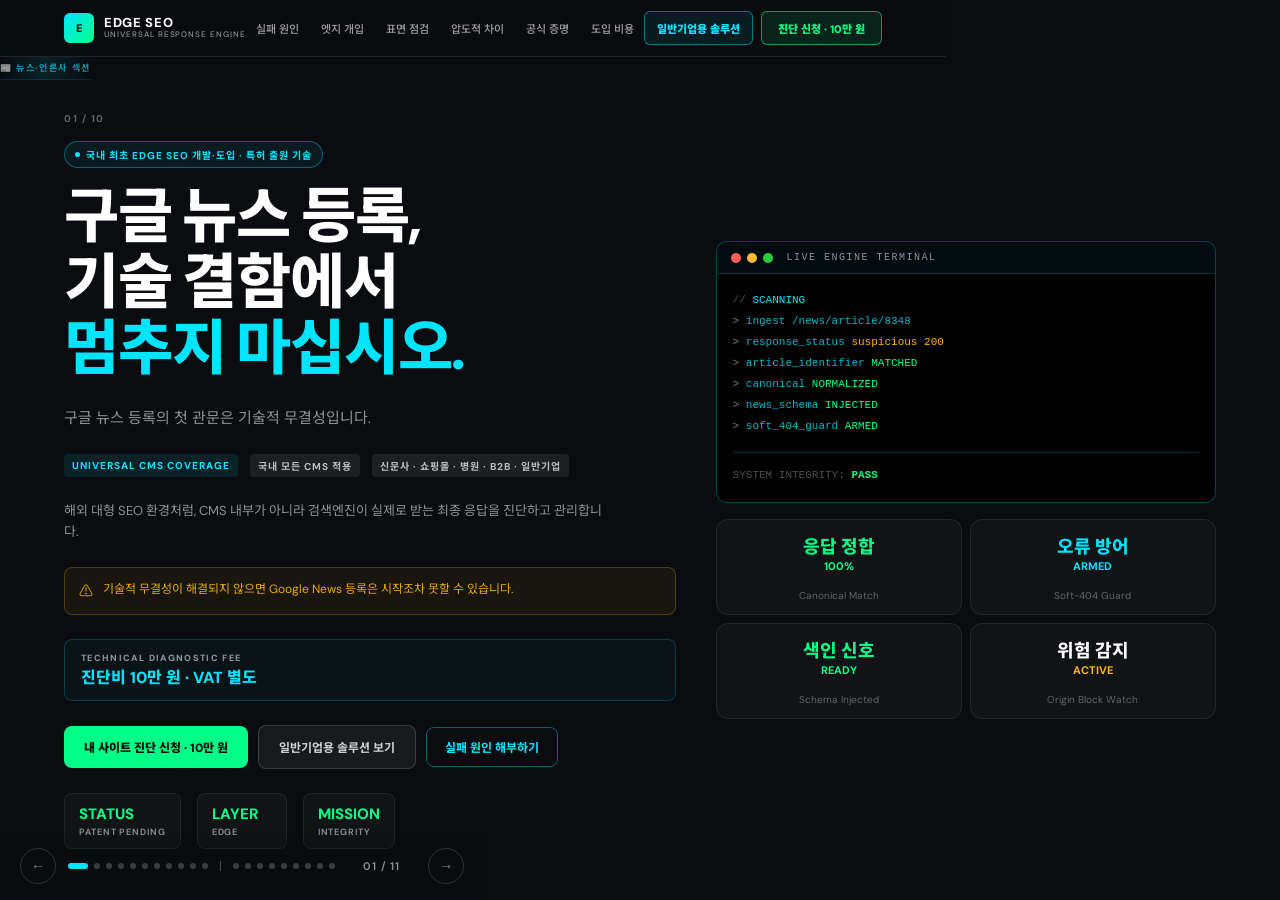
<file: index.html>
<!DOCTYPE html>
<html lang="ko">
<head>
<meta charset="UTF-8">
<meta name="viewport" content="width=device-width, initial-scale=1.0">
<title>EDGE SEO — Universal Response Engine</title>
<meta name="description" content="구글 뉴스 등록, 기술 결함에서 멈추지 마십시오. CMS 앞단에서 검색엔진이 실제로 받는 최종 응답을 진단하고 관리합니다.">
<link rel="preconnect" href="https://fonts.googleapis.com">
<link rel="preconnect" href="https://fonts.gstatic.com" crossorigin>
<link href="https://fonts.googleapis.com/css2?family=DM+Sans:ital,opsz,wght@0,9..40,300;0,9..40,400;0,9..40,500;0,9..40,600;0,9..40,700;0,9..40,800;0,9..40,900;1,9..40,400&family=Noto+Sans+KR:wght@300;400;500;600;700;800;900&display=swap" rel="stylesheet">
<style>
  *,::before,::after{box-sizing:border-box;margin:0;padding:0}
  :root{
    --bg:#0A0C10;
    --green:#00FF87;
    --cyan:#00E5FF;
    --white:#FFFFFF;
    --text-muted:rgba(255,255,255,0.55);
    --text-dim:rgba(255,255,255,0.35);
    --border:rgba(255,255,255,0.1);
    --border-cyan:rgba(0,229,255,0.3);
    --border-green:rgba(0,255,135,0.3);
    /* section theming tokens */
    --section-bg:#0A0C10;
    --section-grid-a:rgba(0,229,255,0.047);
    --section-grid-b:rgba(0,229,255,0.047);
    --section-glow-a:rgba(0,229,255,0.10);
    --section-glow-b:rgba(0,255,135,0.08);
  }
  body.section-biz{
    --section-bg:#0D0A1E;
    --section-grid-a:rgba(139,92,246,0.055);
    --section-grid-b:rgba(139,92,246,0.055);
    --section-glow-a:rgba(139,92,246,0.13);
    --section-glow-b:rgba(236,72,153,0.09);
  }
  html,body{height:100%;overflow:hidden}
  body{
    font-family:"DM Sans","Noto Sans KR",ui-sans-serif,system-ui,sans-serif;
    background:var(--section-bg,var(--bg));
    color:var(--white);
    -webkit-font-smoothing:antialiased;
    transition:background 0.5s ease;
  }

  /* ── CYBER GRID BACKGROUND ── */
  .cyber-grid{
    position:fixed;inset:0;z-index:0;pointer-events:none;
    background-image:
      linear-gradient(var(--section-grid-a,rgba(0,229,255,0.047)) 1px,rgba(0,0,0,0) 1px),
      linear-gradient(90deg,var(--section-grid-b,rgba(0,229,255,0.047)) 1px,rgba(0,0,0,0) 1px),
      radial-gradient(circle at 78% 15%,var(--section-glow-a,rgba(0,229,255,0.10)),rgba(0,0,0,0) 31%),
      radial-gradient(circle at 15% 88%,var(--section-glow-b,rgba(0,255,135,0.08)),rgba(0,0,0,0) 30%);
    background-size:40px 40px,40px 40px,auto,auto;
    transition:background-image 0.5s ease;
  }
  body.section-biz header{
    background:rgba(13,10,30,0.88);
    border-bottom-color:rgba(139,92,246,0.2);
    transition:background 0.5s ease,border-color 0.5s ease;
  }
  body.section-biz .bottom-nav{
    background:linear-gradient(to top,rgba(13,10,30,0.97) 0%,rgba(13,10,30,0) 100%);
  }
  body.section-biz .dot.active{background:#a78bfa}
  body.section-biz .arrow-btn{border-color:rgba(167,139,250,0.25);color:rgba(167,139,250,0.6)}
  body.section-biz .arrow-btn:hover{border-color:rgba(167,139,250,0.6);color:#a78bfa}
  .sec-banner{
    position:fixed;top:56px;inset-x:0;z-index:25;
    display:flex;align-items:center;justify-content:center;
    height:24px;
    font-size:9px;font-weight:700;letter-spacing:0.18em;text-transform:uppercase;
    pointer-events:none;
    transition:background 0.5s ease,color 0.4s ease,border-color 0.5s ease;
    background:linear-gradient(90deg,transparent,rgba(0,229,255,0.1),transparent);
    color:rgba(0,229,255,0.65);
    border-bottom:1px solid rgba(0,229,255,0.12);
  }
  body.section-biz .sec-banner{
    background:linear-gradient(90deg,transparent,rgba(139,92,246,0.16),transparent);
    color:rgba(167,139,250,0.8);
    border-bottom-color:rgba(139,92,246,0.18);
  }

  /* ── HEADER ── */
  header{
    position:absolute;inset-x:0;top:0;z-index:30;
    border-bottom:1px solid rgba(255,255,255,0.1);
    background:rgba(10,12,16,0.8);
    backdrop-filter:blur(24px);
    -webkit-backdrop-filter:blur(24px);
  }
  .header-inner{
    display:flex;align-items:center;justify-content:space-between;
    height:56px;padding:0 20px;
    max-width:none;
  }
  @media(min-width:640px){.header-inner{padding:0 36px}}
  @media(min-width:1024px){.header-inner{padding:0 64px}}

  /* Logo */
  .logo{
    display:flex;align-items:center;gap:10px;
    cursor:pointer;text-decoration:none;color:inherit;flex-shrink:0;
  }
  .logo-icon{
    width:30px;height:30px;border-radius:6px;
    background:linear-gradient(135deg,var(--cyan) 0%,var(--green) 100%);
    display:flex;align-items:center;justify-content:center;
    font-size:11px;font-weight:900;color:#06130D;letter-spacing:-0.5px;
  }
  .logo-text{display:flex;flex-direction:column;text-align:left}
  .logo-name{font-size:13px;font-weight:800;letter-spacing:0.05em;line-height:1.1}
  .logo-sub{font-size:8px;font-weight:500;color:var(--text-muted);letter-spacing:0.12em;line-height:1.2}

  /* Nav */
  nav{display:flex;align-items:center;gap:2px;flex:1;justify-content:center}
  @media(max-width:767px){nav{display:none}}
  .nav-btn{
    background:none;border:none;cursor:pointer;
    color:rgba(255,255,255,0.6);font-size:11px;font-weight:500;
    font-family:inherit;padding:6px 10px;border-radius:6px;
    white-space:nowrap;transition:color 0.2s,background 0.2s;
  }
  .nav-btn:hover{color:#fff;background:rgba(255,255,255,0.06)}
  .nav-btn.active{color:var(--cyan)}

  /* Header CTAs */
  .header-ctas{display:flex;align-items:center;gap:8px;flex-shrink:0}
  .btn-biz{
    display:none;border:1px solid rgba(0,229,255,0.45);
    background:rgba(0,229,255,0.08);padding:8px 12px;
    font-size:11px;font-weight:900;color:var(--cyan);
    font-family:inherit;border-radius:6px;cursor:pointer;
    transition:background 0.2s,color 0.2s;white-space:nowrap;
  }
  .btn-biz:hover{background:var(--cyan);color:#06130D}
  @media(min-width:1024px){.btn-biz{display:inline-flex;align-items:center}}
  .btn-diag{
    border:1px solid rgba(0,255,135,0.55);
    background:rgba(0,255,135,0.1);padding:8px 16px;
    font-size:11px;font-weight:900;color:var(--green);
    font-family:inherit;border-radius:6px;cursor:pointer;
    transition:background 0.2s,color 0.2s;white-space:nowrap;
  }
  .btn-diag:hover{background:var(--green);color:#06130D}

  /* ── MAIN / SLIDES ── */
  main{
    position:relative;height:100dvh;min-height:650px;
    overflow:hidden;background:var(--bg);
  }
  .slides-track{
    display:flex;height:100%;
    width:2000%;
    transform:translateX(0);
    transition:transform 0.6s cubic-bezier(0.4,0,0.2,1);
    will-change:transform;
  }
  .slide{
    width:5%;height:100%;flex-shrink:0;
  }
  .slide-inner{
    position:relative;height:100%;width:100%;
    overflow-y:auto;overflow-x:hidden;
    padding:96px 20px 112px;
    scrollbar-width:thin;scrollbar-color:rgba(255,255,255,0.1) transparent;
  }
  @media(min-width:640px){.slide-inner{padding:96px 36px 112px}}
  @media(min-width:1024px){.slide-inner{padding:112px 64px 112px}}

  /* ── BOTTOM NAV ── */
  .bottom-nav{
    position:fixed;bottom:0;inset-x:0;z-index:30;
    display:flex;align-items:center;justify-content:center;gap:0;
    padding:16px 20px;
    background:linear-gradient(to top,rgba(10,12,16,0.95) 0%,rgba(10,12,16,0) 100%);
  }
  .dots{display:flex;gap:6px;align-items:center}
  .dot{
    width:6px;height:6px;border-radius:50%;
    background:rgba(255,255,255,0.2);border:none;cursor:pointer;
    transition:all 0.3s;padding:0;
  }
  .dot.active{background:var(--cyan);width:20px;border-radius:3px}
  .arrow-btn{
    background:none;border:1px solid rgba(255,255,255,0.15);
    color:rgba(255,255,255,0.5);border-radius:50%;
    width:36px;height:36px;cursor:pointer;
    display:flex;align-items:center;justify-content:center;
    font-size:14px;transition:all 0.2s;flex-shrink:0;
  }
  .arrow-btn:hover{border-color:rgba(255,255,255,0.4);color:#fff}
  .slide-counter{
    font-size:11px;font-weight:600;color:var(--text-muted);
    letter-spacing:0.08em;margin:0 16px;white-space:nowrap;
  }
  .nav-row{display:flex;align-items:center;gap:12px}

  /* ── COMMON COMPONENTS ── */
  .badge{
    display:inline-flex;align-items:center;gap:6px;
    border:1px solid rgba(0,229,255,0.35);
    background:rgba(0,229,255,0.07);
    color:var(--cyan);font-size:10px;font-weight:700;
    letter-spacing:0.1em;padding:5px 10px;border-radius:100px;
    text-transform:uppercase;
  }
  .badge-dot{width:5px;height:5px;border-radius:50%;background:var(--cyan);animation:pulse 2s infinite}
  @keyframes pulse{0%,100%{opacity:1}50%{opacity:0.4}}
  .badge-green{
    border-color:rgba(0,255,135,0.35);background:rgba(0,255,135,0.07);color:var(--green);
  }
  .badge-green .badge-dot{background:var(--green)}
  .section-label{
    font-size:10px;font-weight:700;letter-spacing:0.2em;
    color:var(--text-muted);text-transform:uppercase;margin-bottom:8px;
  }
  .slide-num{
    font-size:10px;font-weight:700;letter-spacing:0.15em;
    color:var(--text-dim);text-transform:uppercase;margin-bottom:16px;
  }
  h1{font-size:clamp(28px,5vw,60px);font-weight:800;line-height:1.1;letter-spacing:-0.02em}
  h2{font-size:clamp(22px,3.5vw,44px);font-weight:800;line-height:1.15;letter-spacing:-0.02em}
  h3{font-size:clamp(15px,2vw,20px);font-weight:700}
  .accent-cyan{color:var(--cyan)}
  .accent-green{color:var(--green)}
  .muted{color:var(--text-muted)}
  .dim{color:var(--text-dim)}
  .card{
    background:rgba(255,255,255,0.03);border:1px solid rgba(255,255,255,0.08);
    border-radius:12px;padding:20px;
  }
  .card-cyan{border-color:rgba(0,229,255,0.2);background:rgba(0,229,255,0.04)}
  .card-green{border-color:rgba(0,255,135,0.2);background:rgba(0,255,135,0.04)}
  .tag{
    display:inline-flex;align-items:center;
    font-size:10px;font-weight:700;letter-spacing:0.1em;
    padding:4px 8px;border-radius:4px;text-transform:uppercase;
  }
  .tag-cyan{background:rgba(0,229,255,0.1);color:var(--cyan)}
  .tag-green{background:rgba(0,255,135,0.1);color:var(--green)}
  .tag-white{background:rgba(255,255,255,0.08);color:rgba(255,255,255,0.7)}
  .divider{height:1px;background:rgba(255,255,255,0.08);margin:20px 0}
  .grid-2{display:grid;grid-template-columns:1fr 1fr;gap:12px}
  .grid-3{display:grid;grid-template-columns:repeat(3,1fr);gap:12px}
  .grid-4{display:grid;grid-template-columns:repeat(4,1fr);gap:12px}
  @media(max-width:768px){.grid-2,.grid-3,.grid-4{grid-template-columns:1fr}}
  @media(max-width:1023px){.grid-4{grid-template-columns:1fr 1fr}}

  /* Status pills */
  .stat-pill{
    display:flex;align-items:center;gap:8px;
    font-size:11px;font-weight:600;
  }
  .stat-dot{width:6px;height:6px;border-radius:50%;flex-shrink:0}

  /* Terminal */
  .terminal{
    background:#000;border:1px solid rgba(0,229,255,0.3);border-radius:10px;
    overflow:hidden;font-family:'Courier New',monospace;
  }
  .terminal-header{
    background:rgba(0,229,255,0.05);border-bottom:1px solid rgba(0,229,255,0.2);
    padding:10px 14px;display:flex;align-items:center;gap:6px;
  }
  .term-dot{width:10px;height:10px;border-radius:50%}
  .term-title{font-size:10px;color:var(--text-muted);letter-spacing:0.15em;margin-left:8px}
  .terminal-body{padding:16px;font-size:11px;line-height:1.9;color:rgba(0,229,255,0.8)}
  .term-label{color:rgba(255,255,255,0.3)}
  .term-ok{color:var(--green)}
  .term-warn{color:#FFB800}
  .term-scan{color:var(--cyan);animation:blink 1.5s infinite}
  @keyframes blink{0%,100%{opacity:1}50%{opacity:0.3}}

  /* Comparison table */
  .compare-table{width:100%;border-collapse:collapse}
  .compare-table th,.compare-table td{
    padding:10px 14px;text-align:left;border-bottom:1px solid rgba(255,255,255,0.06);
    font-size:12px;
  }
  .compare-table th{font-size:10px;font-weight:700;letter-spacing:0.12em;color:var(--text-muted);text-transform:uppercase}
  .compare-table .check{color:var(--green);font-weight:700}
  .compare-table .cross{color:rgba(255,80,80,0.7);font-weight:700}
  .compare-table .col-edge{color:var(--cyan)}

  /* Process steps */
  .step{display:flex;gap:16px;align-items:flex-start}
  .step-num{
    width:36px;height:36px;border-radius:50%;
    border:1px solid rgba(0,229,255,0.4);
    display:flex;align-items:center;justify-content:center;
    font-size:12px;font-weight:800;color:var(--cyan);
    flex-shrink:0;
  }

  /* Verified email */
  .email-card{
    background:rgba(255,255,255,0.02);border:1px solid rgba(255,255,255,0.1);
    border-radius:10px;overflow:hidden;
  }
  .email-header{background:rgba(255,255,255,0.04);padding:12px 16px;border-bottom:1px solid rgba(255,255,255,0.08)}
  .email-body{padding:16px}

  /* Pricing cards */
  .price-card{
    background:rgba(255,255,255,0.03);border:1px solid rgba(255,255,255,0.1);
    border-radius:14px;padding:24px;position:relative;overflow:hidden;
  }
  .price-card.featured{border-color:rgba(0,229,255,0.4);background:rgba(0,229,255,0.04)}
  .price-card .price-badge{
    position:absolute;top:16px;right:16px;
    font-size:9px;font-weight:800;letter-spacing:0.1em;
    background:var(--cyan);color:#06130D;padding:3px 8px;border-radius:100px;
  }
  .price-num{font-size:32px;font-weight:800;line-height:1}
  .price-unit{font-size:13px;font-weight:500;color:var(--text-muted)}

  /* Scroll reveal */
  .reveal{opacity:0;transform:translateY(20px);transition:opacity 0.6s ease,transform 0.6s ease}
  .reveal.visible{opacity:1;transform:translateY(0)}

  /* CMS scan items */
  .cms-item{
    background:rgba(255,255,255,0.02);border:1px solid rgba(255,255,255,0.07);
    border-radius:10px;padding:16px;
  }
  .cms-logo{
    font-size:11px;font-weight:800;letter-spacing:0.05em;
    color:var(--cyan);margin-bottom:4px;
  }
  .cms-count{font-size:10px;color:var(--text-muted);margin-bottom:12px}
  .cms-finding{
    display:flex;align-items:flex-start;gap:8px;
    font-size:11px;color:rgba(255,255,255,0.7);margin-bottom:6px;
  }
  .cms-finding::before{content:"▸";color:var(--cyan);flex-shrink:0;margin-top:1px}

  /* Contact table */
  .contact-table{width:100%}
  .contact-table tr td{padding:8px 0;border-bottom:1px solid rgba(255,255,255,0.06);font-size:13px}
  .contact-table tr td:first-child{color:var(--text-muted);font-size:11px;font-weight:600;letter-spacing:0.08em;width:140px}
  .contact-table tr:last-child td{border-bottom:none}

  /* Utility */
  .mt-4{margin-top:16px}.mt-6{margin-top:24px}.mt-8{margin-top:32px}.mt-10{margin-top:40px}
  .mb-2{margin-bottom:8px}.mb-3{margin-bottom:12px}.mb-4{margin-bottom:16px}.mb-6{margin-bottom:24px}
  .gap-3{gap:12px}.gap-4{gap:16px}
  .flex{display:flex}.flex-col{flex-direction:column}
  .items-center{align-items:center}.items-start{align-items:flex-start}
  .justify-between{justify-content:space-between}
  .flex-wrap{flex-wrap:wrap}
  .text-sm{font-size:13px}.text-xs{font-size:11px}.text-xxs{font-size:10px}
  .font-bold{font-weight:700}.font-black{font-weight:900}
  .leading-relaxed{line-height:1.6}.leading-snug{line-height:1.3}
  .max-w-2xl{max-width:672px}.max-w-3xl{max-width:768px}.max-w-4xl{max-width:896px}
  .w-full{width:100%}

  /* Slide-specific layouts */
  .slide-layout-hero{
    display:grid;gap:40px;
    grid-template-columns:1fr;
    align-content:start;
  }
  @media(min-width:1024px){
    .slide-layout-hero{grid-template-columns:1.1fr 0.9fr;align-items:center;height:calc(100% - 208px)}
  }

  .warning-box{
    display:flex;align-items:flex-start;gap:10px;
    background:rgba(255,184,0,0.06);border:1px solid rgba(255,184,0,0.25);
    border-radius:8px;padding:12px 14px;font-size:12px;color:rgba(255,184,0,0.9);
    line-height:1.5;
  }
  .warning-icon{flex-shrink:0;font-size:14px;margin-top:1px}

  .fee-box{
    display:flex;align-items:center;gap:12px;
    background:rgba(0,229,255,0.04);border:1px solid rgba(0,229,255,0.2);
    border-radius:8px;padding:12px 16px;
  }
  .fee-label{font-size:9px;font-weight:800;letter-spacing:0.15em;color:var(--text-muted);text-transform:uppercase}
  .fee-amount{font-size:16px;font-weight:800;color:var(--cyan)}

  .cta-group{display:flex;flex-wrap:wrap;gap:10px;align-items:center}
  .btn-primary{
    background:var(--green);color:#06130D;
    font-size:12px;font-weight:900;padding:12px 20px;border-radius:8px;
    border:none;cursor:pointer;font-family:inherit;
    transition:opacity 0.2s;white-space:nowrap;
  }
  .btn-primary:hover{opacity:0.85}
  .btn-secondary{
    background:rgba(255,255,255,0.06);border:1px solid rgba(255,255,255,0.15);
    color:rgba(255,255,255,0.8);font-size:12px;font-weight:700;
    padding:12px 20px;border-radius:8px;cursor:pointer;font-family:inherit;
    transition:background 0.2s;white-space:nowrap;
  }
  .btn-secondary:hover{background:rgba(255,255,255,0.1)}
  .btn-outline-cyan{
    background:none;border:1px solid rgba(0,229,255,0.4);
    color:var(--cyan);font-size:12px;font-weight:700;
    padding:10px 18px;border-radius:8px;cursor:pointer;font-family:inherit;
    transition:background 0.2s;white-space:nowrap;
  }
  .btn-outline-cyan:hover{background:rgba(0,229,255,0.1)}

  .status-bar{display:flex;flex-wrap:wrap;gap:16px;margin-top:20px}
  .stat-item{
    display:flex;flex-direction:column;gap:2px;
    background:rgba(255,255,255,0.03);border:1px solid rgba(255,255,255,0.07);
    border-radius:8px;padding:10px 14px;min-width:90px;
  }
  .stat-item .stat-val{font-size:15px;font-weight:800;color:var(--green)}
  .stat-item .stat-key{font-size:9px;font-weight:600;letter-spacing:0.1em;color:var(--text-muted);text-transform:uppercase}

  .issue-card{
    background:rgba(255,80,80,0.04);border:1px solid rgba(255,80,80,0.15);
    border-radius:10px;padding:16px;
  }
  .issue-icon{font-size:20px;margin-bottom:8px}

  .capability-card{
    background:rgba(0,229,255,0.04);border:1px solid rgba(0,229,255,0.15);
    border-radius:10px;padding:16px;
  }
  .capability-num{font-size:10px;font-weight:700;color:var(--cyan);letter-spacing:0.1em;margin-bottom:4px}

  .protect-card{
    background:rgba(255,255,255,0.03);border:1px solid rgba(255,255,255,0.08);
    border-radius:10px;padding:16px;
  }

  /* Patent badge */
  .patent-badge{
    display:inline-flex;align-items:center;gap:6px;
    border:1px solid rgba(255,184,0,0.4);background:rgba(255,184,0,0.06);
    color:#FFB800;font-size:10px;font-weight:700;letter-spacing:0.12em;
    padding:4px 10px;border-radius:100px;text-transform:uppercase;
  }

  /* Quote block */
  .quote-block{
    border-left:3px solid var(--cyan);padding:12px 16px;
    background:rgba(0,229,255,0.04);border-radius:0 8px 8px 0;
    font-style:italic;line-height:1.6;font-size:13px;color:rgba(255,255,255,0.8);
  }

  .gap-badge-row{display:flex;flex-wrap:wrap;gap:8px}
  .gap-badge{
    border:1px solid rgba(255,255,255,0.1);background:rgba(255,255,255,0.04);
    border-radius:6px;padding:8px 12px;font-size:11px;font-weight:600;
  }
  .gap-badge .gap-label{font-size:9px;color:var(--text-dim);letter-spacing:0.1em;text-transform:uppercase;margin-bottom:2px}
  .gap-badge .gap-val{color:var(--cyan)}

  /* Final slide contact */
  .final-cta-box{
    background:linear-gradient(135deg,rgba(0,229,255,0.08) 0%,rgba(0,255,135,0.06) 100%);
    border:1px solid rgba(0,229,255,0.25);border-radius:16px;padding:32px;
  }

  @media(max-width:639px){
    .slide-inner{padding:80px 16px 100px}
    .grid-2{grid-template-columns:1fr}
    h1{font-size:26px}h2{font-size:20px}
  }
</style>
</head>
<body>
<div class="cyber-grid"></div>
<div class="sec-banner" id="sec-banner">📰 뉴스·언론사 섹션</div>

<!-- ── HEADER ── -->
<header>
  <div class="header-inner">
    <a class="logo" onclick="goToSlide(0)" href="#">
      <div class="logo-icon">E</div>
      <div class="logo-text">
        <span class="logo-name">EDGE SEO</span>
        <span class="logo-sub">UNIVERSAL RESPONSE ENGINE</span>
      </div>
    </a>
    <nav>
      <button class="nav-btn active" onclick="goToSlide(1)">실패 원인</button>
      <button class="nav-btn" onclick="goToSlide(2)">엣지 개입</button>
      <button class="nav-btn" onclick="goToSlide(3)">표면 점검</button>
      <button class="nav-btn" onclick="goToSlide(4)">압도적 차이</button>
      <button class="nav-btn" onclick="goToSlide(6)">공식 증명</button>
      <button class="nav-btn" onclick="goToSlide(8)">도입 비용</button>
    </nav>
    <div class="header-ctas">
      <button class="btn-biz" onclick="goToSlide(11)">일반기업용 솔루션</button>
      <button class="btn-diag" onclick="goToSlide(8)">진단 신청 · 10만 원</button>
    </div>
  </div>
</header>

<!-- ── MAIN SLIDES ── -->
<main>
  <div class="slides-track" id="track">

    <!-- ══ SLIDE 1: HERO ══ -->
    <div class="slide">
      <div class="slide-inner">
        <div class="slide-layout-hero">
          <div>
            <div class="slide-num">01 / 10</div>
            <div class="mb-4">
              <span class="badge"><span class="badge-dot"></span>국내 최초 Edge SEO 개발·도입 · 특허 출원 기술</span>
            </div>
            <h1 class="mb-6">
              구글 뉴스 등록,<br>
              기술 결함에서<br>
              <span class="accent-cyan">멈추지 마십시오.</span>
            </h1>
            <p class="muted mb-6" style="font-size:15px;line-height:1.6;max-width:520px">
              구글 뉴스 등록의 첫 관문은 기술적 무결성입니다.
            </p>
            <div class="flex flex-wrap gap-3 mb-6">
              <span class="tag tag-cyan">UNIVERSAL CMS COVERAGE</span>
              <span class="tag tag-white">국내 모든 CMS 적용</span>
              <span class="tag tag-white">신문사 · 쇼핑몰 · 병원 · B2B · 일반기업</span>
            </div>
            <p class="muted mb-6" style="font-size:13px;line-height:1.6;max-width:540px">
              해외 대형 SEO 환경처럼, CMS 내부가 아니라 검색엔진이 실제로 받는 최종 응답을 진단하고 관리합니다.
            </p>
            <div class="warning-box mb-6">
              <span class="warning-icon">⚠</span>
              <span>기술적 무결성이 해결되지 않으면 Google News 등록은 시작조차 못할 수 있습니다.</span>
            </div>
            <div class="fee-box mb-6">
              <div>
                <div class="fee-label">TECHNICAL DIAGNOSTIC FEE</div>
                <div class="fee-amount">진단비 10만 원 · VAT 별도</div>
              </div>
            </div>
            <div class="cta-group mb-6">
              <button class="btn-primary" onclick="goToSlide(8)">내 사이트 진단 신청 · 10만 원</button>
              <button class="btn-secondary" onclick="goToSlide(11)">일반기업용 솔루션 보기</button>
              <button class="btn-outline-cyan" onclick="goToSlide(1)">실패 원인 해부하기</button>
            </div>
            <div class="status-bar">
              <div class="stat-item"><span class="stat-val">STATUS</span><span class="stat-key">PATENT PENDING</span></div>
              <div class="stat-item"><span class="stat-val">LAYER</span><span class="stat-key">EDGE</span></div>
              <div class="stat-item"><span class="stat-val">MISSION</span><span class="stat-key">INTEGRITY</span></div>
            </div>
          </div>

          <!-- Terminal -->
          <div>
            <div class="terminal">
              <div class="terminal-header">
                <div class="term-dot" style="background:#FF5F57"></div>
                <div class="term-dot" style="background:#FFBD2E"></div>
                <div class="term-dot" style="background:#28CA41"></div>
                <span class="term-title">LIVE ENGINE TERMINAL</span>
              </div>
              <div class="terminal-body">
                <div><span class="term-label">// </span><span class="term-scan">SCANNING</span></div>
                <div><span style="color:rgba(255,255,255,0.5)">&gt; </span>ingest /news/article/8348</div>
                <div><span style="color:rgba(255,255,255,0.5)">&gt; </span>response_status <span class="term-warn">suspicious 200</span></div>
                <div><span style="color:rgba(255,255,255,0.5)">&gt; </span>article_identifier <span class="term-ok">MATCHED</span></div>
                <div><span style="color:rgba(255,255,255,0.5)">&gt; </span>canonical <span class="term-ok">NORMALIZED</span></div>
                <div><span style="color:rgba(255,255,255,0.5)">&gt; </span>news_schema <span class="term-ok">INJECTED</span></div>
                <div><span style="color:rgba(255,255,255,0.5)">&gt; </span>soft_404_guard <span class="term-ok">ARMED</span></div>
                <div class="mt-4" style="border-top:1px solid rgba(0,229,255,0.2);padding-top:12px">
                  <span class="term-label">SYSTEM INTEGRITY: </span><span class="term-ok font-black">PASS</span>
                </div>
              </div>
            </div>
            <div class="mt-4 grid-2" style="gap:8px">
              <div class="card" style="text-align:center;padding:12px">
                <div style="font-size:18px;font-weight:800;color:var(--green)">응답 정합</div>
                <div style="font-size:11px;color:var(--green);font-weight:700">100%</div>
                <div class="text-xxs dim mt-4">Canonical Match</div>
              </div>
              <div class="card" style="text-align:center;padding:12px">
                <div style="font-size:18px;font-weight:800;color:var(--cyan)">오류 방어</div>
                <div style="font-size:11px;color:var(--cyan);font-weight:700">ARMED</div>
                <div class="text-xxs dim mt-4">Soft-404 Guard</div>
              </div>
              <div class="card" style="text-align:center;padding:12px">
                <div style="font-size:18px;font-weight:800;color:var(--green)">색인 신호</div>
                <div style="font-size:11px;color:var(--green);font-weight:700">READY</div>
                <div class="text-xxs dim mt-4">Schema Injected</div>
              </div>
              <div class="card" style="text-align:center;padding:12px">
                <div style="font-size:18px;font-weight:800;color:#FFB800)">위험 감지</div>
                <div style="font-size:11px;color:#FFB800;font-weight:700">ACTIVE</div>
                <div class="text-xxs dim mt-4">Origin Block Watch</div>
              </div>
            </div>
          </div>
        </div>
      </div>
    </div>

    <!-- ══ SLIDE 2: THE FAILURE LAYER ══ -->
    <div class="slide">
      <div class="slide-inner">
        <div class="slide-num">02 / 10 · THE FAILURE LAYER</div>
        <div class="section-label mb-4" style="color:var(--cyan)">실패 원인</div>
        <h2 class="mb-4">
          노출을 막는 것은<br>
          기사 수가 아니라 <span class="accent-cyan">시스템 결함</span>입니다.
        </h2>
        <p class="muted mb-8" style="font-size:14px;line-height:1.6;max-width:600px">
          디자인을 고치고 기사를 더 써도, 검색엔진이 오류 응답을 받으면 등록은 시작되지 않습니다.
        </p>

        <div class="grid-3 mb-8">
          <div class="issue-card">
            <div class="issue-icon">🔴</div>
            <h3 class="mb-2">정상처럼 보이는 오류</h3>
            <p class="muted text-sm leading-relaxed">
              HTTP 200 OK를 반환하면서도 실제론 삭제되거나 권한 없는 페이지를 제공하는 Soft-404 상태. CMS는 이를 감지하지 못합니다.
            </p>
          </div>
          <div class="issue-card">
            <div class="issue-icon">🟡</div>
            <h3 class="mb-2">깨진 신뢰 신호</h3>
            <p class="muted text-sm leading-relaxed">
              기자 정보, 발행사 메타데이터, 구조화 데이터가 없거나 잘못된 형식으로 전달되어 Google News 기준을 충족하지 못합니다.
            </p>
          </div>
          <div class="issue-card">
            <div class="issue-icon">🟠</div>
            <h3 class="mb-2">늦어지는 수정 반영</h3>
            <p class="muted text-sm leading-relaxed">
              CMS 업데이트 후 실제 검색엔진에 수정된 응답이 전달되기까지 걸리는 지연. 크롤링 버짓 낭비로 이어집니다.
            </p>
          </div>
        </div>

        <div class="divider"></div>

        <div class="card-cyan card mt-6" style="max-width:680px">
          <div class="text-xs font-bold mb-3" style="color:var(--cyan);letter-spacing:0.15em">검색 노출의 첫 관문은 '콘텐츠 발행'만이 아닙니다.</div>
          <h3 class="mb-2">결론: <span class="accent-cyan">기술적 무결성</span></h3>
          <p class="muted text-sm leading-relaxed">
            Google News가 요구하는 기준은 콘텐츠의 품질과 함께, 서버가 실제로 올바른 응답을 전달하는지 여부입니다. 이 두 가지가 동시에 충족될 때 등록 심사가 시작됩니다.
          </p>
        </div>

        <div class="mt-8">
          <button class="btn-outline-cyan" onclick="goToSlide(2)">엣지 개입 방식 보기 →</button>
        </div>
      </div>
    </div>

    <!-- ══ SLIDE 3: EDGE OVERRIDE ══ -->
    <div class="slide">
      <div class="slide-inner">
        <div class="slide-num">03 / 10 · EDGE OVERRIDE</div>
        <div class="section-label mb-4" style="color:var(--cyan)">엣지 개입</div>
        <h2 class="mb-4">
          CMS가 못 고치는 문제를,<br>
          <span class="accent-cyan">CMS 앞단에서</span> 끝냅니다.
        </h2>
        <p class="muted mb-8" style="font-size:14px;line-height:1.6;max-width:600px">
          원본 CMS나 데이터베이스를 수정하지 않습니다. 검색엔진이 최종적으로 받는 응답 레이어에서만 개입합니다.
        </p>

        <div class="grid-2 mb-8">
          <div class="capability-card">
            <div class="capability-num">01</div>
            <h3 class="mb-2">원본 CMS는 건드리지 않는다</h3>
            <p class="muted text-sm leading-relaxed">데이터베이스, CMS 코드, 관리 패널에 일체 접근하지 않습니다. 배포된 응답을 실시간으로 처리할 뿐입니다.</p>
          </div>
          <div class="capability-card">
            <div class="capability-num">02</div>
            <h3 class="mb-2">도메인별 결함을 포착한다</h3>
            <p class="muted text-sm leading-relaxed">오리진 서버가 반환하는 비정상 200 응답, 차단 페이지, 깨진 메타데이터를 실시간으로 감지합니다.</p>
          </div>
          <div class="capability-card">
            <div class="capability-num">03</div>
            <h3 class="mb-2">변경 전후를 증명한다</h3>
            <p class="muted text-sm leading-relaxed">엔진 개입 전/후 응답 비교 보고서를 제공합니다. 무엇이 어떻게 달라졌는지 기록으로 남깁니다.</p>
          </div>
          <div class="capability-card">
            <div class="capability-num">04</div>
            <h3 class="mb-2">핵심 규칙은 보호한다</h3>
            <p class="muted text-sm leading-relaxed">특허 출원된 알고리즘 로직은 고객사에게도 공개되지 않습니다. 결과만 검증할 수 있습니다.</p>
          </div>
        </div>

        <div class="divider"></div>

        <div class="mt-6">
          <div class="text-xs font-bold mb-4" style="color:var(--text-muted);letter-spacing:0.15em">THE GAP WE CLOSE</div>
          <div class="gap-badge-row">
            <div class="gap-badge"><div class="gap-label">gap 01</div><div class="gap-val">기사 신뢰 정보</div></div>
            <div class="gap-badge"><div class="gap-label">gap 02</div><div class="gap-val">대표 URL 정합</div></div>
            <div class="gap-badge"><div class="gap-label">gap 03</div><div class="gap-val">오류 색인 방어</div></div>
            <div class="gap-badge"><div class="gap-label">gap 04</div><div class="gap-val">뉴스 사이트맵</div></div>
          </div>
        </div>

        <div class="mt-8">
          <button class="btn-outline-cyan" onclick="goToSlide(3)">실제 점검 결과 보기 →</button>
        </div>
      </div>
    </div>

    <!-- ══ SLIDE 4: PUBLIC SURFACE SCAN ══ -->
    <div class="slide">
      <div class="slide-inner">
        <div class="slide-num">04 / 10 · PUBLIC SURFACE SCAN</div>
        <div class="section-label mb-4" style="color:var(--cyan)">표면 점검</div>
        <h2 class="mb-4">
          사이트가 열린다고,<br>
          <span class="accent-cyan">등록 준비가 끝난</span> 것은 아닙니다.
        </h2>
        <p class="muted mb-8" style="font-size:14px;line-height:1.6;max-width:600px">
          국내 주요 CMS 플랫폼 고객사를 무작위로 선별해 공개 화면을 직접 점검했습니다.
        </p>

        <div class="grid-3 mb-6">
          <div class="cms-item">
            <div class="cms-logo">미디어온 CMS</div>
            <div class="cms-count">461곳 이상 사용 · 무작위 10곳 점검 완료</div>
            <div class="cms-finding">뉴스 구조화 데이터 누락 또는 오형식</div>
            <div class="cms-finding">기자 프로필 연결 URL 불일치</div>
            <div class="cms-finding">모바일·데스크톱 canonical 불일치</div>
          </div>
          <div class="cms-item">
            <div class="cms-logo">다다미디어 CMS</div>
            <div class="cms-count">1,000여곳 이상 사용 · 무작위 10곳 점검 완료</div>
            <div class="cms-finding">기사 삭제 후 Soft-404 오응답</div>
            <div class="cms-finding">sitemap.xml 내 삭제 기사 미제거</div>
            <div class="cms-finding">og:url과 canonical 불일치</div>
          </div>
          <div class="cms-item">
            <div class="cms-logo">엔디소프트 CMS</div>
            <div class="cms-count">다수 지역 신문사 사용 · 무작위 점검 완료</div>
            <div class="cms-finding">기자 프로필 페이지 미운영</div>
            <div class="cms-finding">구조화 데이터 발행사 정보 하드코딩</div>
            <div class="cms-finding">CMS 수정 정책상 자체 해결 불가</div>
          </div>
        </div>

        <div class="card" style="border-color:rgba(255,184,0,0.2);background:rgba(255,184,0,0.04)">
          <div class="flex items-center gap-3 mb-2">
            <span style="color:#FFB800;font-size:14px">⚠</span>
            <span class="text-xs font-bold" style="color:#FFB800;letter-spacing:0.1em">IMPORTANT</span>
          </div>
          <p class="text-sm" style="color:rgba(255,184,0,0.85);line-height:1.6">
            필수 검색 품질 항목은 공개 화면만으로 확정하지 않습니다. 실제 HTTP 응답 레이어 진단이 필요합니다.
          </p>
        </div>

        <div class="mt-8">
          <button class="btn-outline-cyan" onclick="goToSlide(4)">압도적 차이 확인하기 →</button>
        </div>
      </div>
    </div>

    <!-- ══ SLIDE 5: THE DIFFERENCE ══ -->
    <div class="slide">
      <div class="slide-inner">
        <div class="slide-num">05 / 10 · THE DIFFERENCE</div>
        <div class="section-label mb-4" style="color:var(--cyan)">압도적 차이</div>
        <h2 class="mb-4">
          '사이트 제작'과 '검색 지배'는<br>
          <span class="accent-cyan">전혀 다른 게임</span>입니다.
        </h2>
        <p class="muted mb-8" style="font-size:14px;line-height:1.6;max-width:600px">
          같은 CMS를 쓰는 수천 개 매체 중에서, 구글이 색인하는 곳은 소수입니다.
        </p>

        <div style="overflow-x:auto">
          <table class="compare-table" style="min-width:500px">
            <thead>
              <tr>
                <th style="min-width:180px">점검 항목</th>
                <th>기존 CMS 운영</th>
                <th class="col-edge">Edge SEO 외부엔진</th>
              </tr>
            </thead>
            <tbody>
              <tr>
                <td>원본 콘텐츠·관리화면</td>
                <td class="check">✓ 지원</td>
                <td class="col-edge check">✓ 지원 (무수정)</td>
              </tr>
              <tr>
                <td>기사·기자·발행사 신뢰 정보</td>
                <td class="cross">✗ 누락·오형식</td>
                <td class="col-edge check">✓ 자동 주입·정규화</td>
              </tr>
              <tr>
                <td>실제 HTML 정합성 점검</td>
                <td class="cross">✗ 미지원</td>
                <td class="col-edge check">✓ 실시간 감지</td>
              </tr>
              <tr>
                <td>삭제·유실 기사 색인 위험</td>
                <td class="cross">✗ 방어 없음</td>
                <td class="col-edge check">✓ Soft-404 차단</td>
              </tr>
              <tr>
                <td>뉴스 사이트맵·대표 URL</td>
                <td class="cross">✗ 불일치 방치</td>
                <td class="col-edge check">✓ 정합성 보장</td>
              </tr>
              <tr>
                <td>등록 전 기술 무결성 진단</td>
                <td class="cross">✗ 미제공</td>
                <td class="col-edge check">✓ 진단비 10만 원</td>
              </tr>
            </tbody>
          </table>
        </div>

        <div class="mt-8">
          <button class="btn-primary" onclick="goToSlide(8)">진단 신청 · 10만 원</button>
        </div>
      </div>
    </div>

    <!-- ══ SLIDE 6: EXECUTION PROTOCOL ══ -->
    <div class="slide">
      <div class="slide-inner">
        <div class="slide-num">06 / 10 · EXECUTION PROTOCOL</div>
        <div class="section-label mb-4" style="color:var(--cyan)">실행 절차</div>
        <h2 class="mb-4">
          진단이 끝이 아닙니다.<br>
          <span class="accent-cyan">결함을 끝낼 때까지</span> 갑니다.
        </h2>
        <p class="muted mb-8" style="font-size:14px;line-height:1.6;max-width:600px">
          도입 후 방치가 아닌, 결과가 나올 때까지 함께하는 운영 구조입니다.
        </p>

        <div style="display:flex;flex-direction:column;gap:20px;max-width:640px;margin-bottom:40px">
          <div class="step">
            <div class="step-num">01</div>
            <div>
              <h3 class="mb-1" style="color:var(--cyan)">진단</h3>
              <p class="muted text-sm leading-relaxed">실제 HTTP 응답 레이어를 전수 점검합니다. 공개 화면이 아닌 검색엔진이 받는 응답을 기준으로 결함을 목록화합니다.</p>
            </div>
          </div>
          <div style="width:1px;height:16px;background:rgba(0,229,255,0.2);margin-left:18px"></div>
          <div class="step">
            <div class="step-num">02</div>
            <div>
              <h3 class="mb-1" style="color:var(--cyan)">설계</h3>
              <p class="muted text-sm leading-relaxed">진단 결과를 바탕으로 엣지 레이어 개입 규칙을 설계합니다. 고객사 CMS 구조에 맞는 최적 방식을 결정합니다.</p>
            </div>
          </div>
          <div style="width:1px;height:16px;background:rgba(0,229,255,0.2);margin-left:18px"></div>
          <div class="step">
            <div class="step-num">03</div>
            <div>
              <h3 class="mb-1" style="color:var(--cyan)">적용</h3>
              <p class="muted text-sm leading-relaxed">원본 CMS 무수정 원칙으로 엔진을 배포합니다. 적용 전·후 응답 비교 증빙을 제공합니다.</p>
            </div>
          </div>
          <div style="width:1px;height:16px;background:rgba(0,229,255,0.2);margin-left:18px"></div>
          <div class="step">
            <div class="step-num">04</div>
            <div>
              <h3 class="mb-1" style="color:var(--cyan)">검증</h3>
              <p class="muted text-sm leading-relaxed">Google Search Console 연동, 월간 운영 요약 리포트 제공. 기술 무결성 상태를 지속 모니터링합니다.</p>
            </div>
          </div>
        </div>

        <div class="quote-block" style="max-width:560px">
          '한 번 설치하고 끝'이 아닙니다.<br>
          등록 가능한 기술 상태까지.
        </div>

        <div class="mt-8">
          <button class="btn-outline-cyan" onclick="goToSlide(6)">공식 증명 확인하기 →</button>
        </div>
      </div>
    </div>

    <!-- ══ SLIDE 7: GOOGLE OFFICIAL REPLY ══ -->
    <div class="slide">
      <div class="slide-inner">
        <div class="slide-num">07 / 10 · GOOGLE OFFICIAL REPLY</div>
        <div class="section-label mb-4" style="color:var(--cyan)">공식 증명</div>
        <h2 class="mb-4">
          주장이 아닙니다.<br>
          <span class="accent-cyan">Google 공식 답변</span>으로 증명합니다.
        </h2>
        <p class="muted mb-8" style="font-size:14px;line-height:1.6;max-width:600px">
          Google News Support에 기술 검토를 요청한 결과, 공식 답변을 통해 구조적 무결성이 확인되었습니다.
        </p>

        <div class="email-card mb-6" style="max-width:700px">
          <div class="email-header">
            <div class="flex items-center justify-between flex-wrap gap-3">
              <div>
                <div class="text-xs font-bold mb-1" style="color:var(--cyan);letter-spacing:0.1em">VERIFIED RESPONSE</div>
                <div style="font-size:13px;font-weight:600">Google News Support</div>
                <div class="text-xxs muted">noreply-support@google.com</div>
              </div>
              <div>
                <div class="text-xxs muted mb-1">Case ID</div>
                <div style="font-size:12px;font-weight:700;color:var(--cyan);font-family:monospace">500Kf00000vdeqE</div>
              </div>
            </div>
          </div>
          <div class="email-body">
            <p class="text-sm leading-relaxed muted mb-4">
              Thank you for contacting Google News Support. We have reviewed the technical configuration of your publication and can confirm the following:
            </p>
            <div style="border-left:2px solid var(--cyan);padding:12px 16px;background:rgba(0,229,255,0.04);border-radius:0 6px 6px 0;margin-bottom:16px">
              <p class="text-sm leading-relaxed" style="color:rgba(255,255,255,0.85)">
                The structured data implementation appears correct and meets our technical requirements. We did not find any manual actions applied to your site. Your publication is eligible for Google News consideration based on the current technical review.
              </p>
            </div>
            <p class="text-xxs dim">This response represents Google's evaluation of the site's technical configuration at the time of review and does not guarantee publication in Google News.</p>
          </div>
        </div>

        <div class="grid-3 mb-6">
          <div class="card card-cyan" style="text-align:center;padding:16px">
            <div style="font-size:24px;margin-bottom:6px">✓</div>
            <div class="text-xs font-bold" style="color:var(--cyan)">기술 구성 무결</div>
            <p class="text-xxs muted mt-4">Structured data correct</p>
          </div>
          <div class="card card-cyan" style="text-align:center;padding:16px">
            <div style="font-size:24px;margin-bottom:6px">✓</div>
            <div class="text-xs font-bold" style="color:var(--cyan)">등록 심사 정상 연결</div>
            <p class="text-xxs muted mt-4">No manual actions</p>
          </div>
          <div class="card card-cyan" style="text-align:center;padding:16px">
            <div style="font-size:24px;margin-bottom:6px">✓</div>
            <div class="text-xs font-bold" style="color:var(--cyan)">일반인도 아는 근거</div>
            <p class="text-xxs muted mt-4">Official case record</p>
          </div>
        </div>

        <div class="mt-8">
          <button class="btn-outline-cyan" onclick="goToSlide(7)">특허 및 운영 보호 보기 →</button>
        </div>
      </div>
    </div>

    <!-- ══ SLIDE 8: PATENT & OPERATION ══ -->
    <div class="slide">
      <div class="slide-inner">
        <div class="slide-num">08 / 10 · PATENT &amp; OPERATION</div>
        <div class="section-label mb-4" style="color:var(--cyan)">특허 및 운영</div>
        <h2 class="mb-4">
          결과는 드러냅니다.<br>
          <span class="accent-cyan">방법은 빼앗기지 않습니다.</span>
        </h2>
        <p class="muted mb-4" style="font-size:14px;line-height:1.6;max-width:600px">
          고객사에게 공개하는 것과, 특허로 보호하는 것을 명확히 구분합니다.
        </p>

        <div class="flex gap-3 mb-8 flex-wrap">
          <div class="patent-badge">⚖ PATENT PENDING</div>
          <div class="badge badge-green"><span class="badge-dot"></span>OPERATION ACTIVE</div>
        </div>

        <div class="grid-2 mb-6">
          <div>
            <div class="text-xs font-bold mb-4" style="color:var(--green);letter-spacing:0.15em">고객사에 공개하는 것</div>
            <div style="display:flex;flex-direction:column;gap:10px">
              <div class="card card-green" style="padding:14px">
                <div style="font-size:11px;font-weight:700;color:var(--green);margin-bottom:4px">📄 진단 보고서</div>
                <p class="text-xxs muted">HTTP 응답 레이어 전수 점검 결과 문서</p>
              </div>
              <div class="card card-green" style="padding:14px">
                <div style="font-size:11px;font-weight:700;color:var(--green);margin-bottom:4px">🔄 적용 전·후 응답 비교</div>
                <p class="text-xxs muted">엔진 개입 전후 실제 HTML 응답 차이 비교</p>
              </div>
              <div class="card card-green" style="padding:14px">
                <div style="font-size:11px;font-weight:700;color:var(--green);margin-bottom:4px">📊 GSC 연동 리포트</div>
                <p class="text-xxs muted">Google Search Console 기반 색인 현황</p>
              </div>
              <div class="card card-green" style="padding:14px">
                <div style="font-size:11px;font-weight:700;color:var(--green);margin-bottom:4px">📅 월간 운영 요약</div>
                <p class="text-xxs muted">오류 감지, 처리 건수, 개입 이력 요약</p>
              </div>
            </div>
          </div>
          <div>
            <div class="text-xs font-bold mb-4" style="color:rgba(255,184,0,0.9);letter-spacing:0.15em">보호해야 하는 것</div>
            <div style="display:flex;flex-direction:column;gap:10px">
              <div class="protect-card">
                <div style="font-size:11px;font-weight:700;margin-bottom:4px">🔒 Soft-404 판별 알고리즘</div>
                <p class="text-xxs muted">비정상 200 응답을 감지하는 핵심 판별 로직</p>
              </div>
              <div class="protect-card">
                <div style="font-size:11px;font-weight:700;margin-bottom:4px">🔒 오리진 차단 감지</div>
                <p class="text-xxs muted">서버 차단 페이지를 실시간 감지·503 전환</p>
              </div>
              <div class="protect-card">
                <div style="font-size:11px;font-weight:700;margin-bottom:4px">🔒 식별자 정규화 처리</div>
                <p class="text-xxs muted">URL canonical 정합성 자동 보정 방식</p>
              </div>
              <div class="protect-card">
                <div style="font-size:11px;font-weight:700;margin-bottom:4px">🔒 구조화 데이터 자동 주입</div>
                <p class="text-xxs muted">CMS 무수정 NewsArticle 스키마 주입 방식</p>
              </div>
            </div>
          </div>
        </div>

        <div class="mt-8">
          <button class="btn-outline-cyan" onclick="goToSlide(8)">도입 비용 확인하기 →</button>
        </div>
      </div>
    </div>

    <!-- ══ SLIDE 9: PRICING ══ -->
    <div class="slide">
      <div class="slide-inner">
        <div class="slide-num">09 / 10 · PUBLISHER PRICING</div>
        <div class="section-label mb-4" style="color:var(--cyan)">도입 비용</div>
        <h2 class="mb-4">
          재구축 견적서보다 먼저,<br>
          <span class="accent-cyan">검증 가능한 도입 비용</span>을 확인하십시오.
        </h2>
        <p class="muted mb-8" style="font-size:14px;line-height:1.6;max-width:600px">
          진단 후 결함이 없으면 설치가 필요하지 않을 수 있습니다. 먼저 확인하십시오.
        </p>

        <!-- Pre-onboarding -->
        <div class="card" style="border-color:rgba(255,255,255,0.12);margin-bottom:12px;max-width:800px">
          <div class="flex items-center justify-between flex-wrap gap-3">
            <div>
              <div class="text-xxs font-bold mb-1" style="color:var(--text-muted);letter-spacing:0.15em">PRE-ONBOARDING DIAGNOSTIC</div>
              <h3>도입 전 진단비</h3>
              <p class="muted text-xs mt-4 leading-relaxed">실제 HTTP 응답 레이어 전수 점검. 결함 목록 보고서 제공.</p>
            </div>
            <div style="text-align:right;flex-shrink:0">
              <div class="price-num" style="color:var(--cyan)">10<span class="price-unit">만 원</span></div>
              <div class="text-xxs muted">VAT 별도 · 1회성</div>
            </div>
          </div>
        </div>

        <!-- Setup -->
        <div class="card" style="border-color:rgba(255,255,255,0.12);margin-bottom:20px;max-width:800px">
          <div class="flex items-center justify-between flex-wrap gap-3">
            <div>
              <div class="text-xxs font-bold mb-1" style="color:var(--text-muted);letter-spacing:0.15em">ONE-TIME SETUP</div>
              <h3>기본 설치비</h3>
              <p class="muted text-xs mt-4 leading-relaxed">엣지 레이어 엔진 초기 배포 및 기본 설정.</p>
            </div>
            <div style="text-align:right;flex-shrink:0">
              <div class="price-num" style="color:var(--green)">100<span class="price-unit">만 원</span></div>
              <div class="text-xxs muted">VAT 별도 · 1회성</div>
            </div>
          </div>
        </div>

        <!-- Monthly plans -->
        <div class="grid-3" style="max-width:800px;margin-bottom:24px">
          <div class="price-card">
            <div class="text-xxs font-bold mb-2" style="color:var(--text-muted);letter-spacing:0.15em">STANDARD PLAN</div>
            <h3 class="mb-2">구글 뉴스 검색 정상화</h3>
            <div class="price-num mb-1">25<span class="price-unit">만 원/월</span></div>
            <div class="divider"></div>
            <div style="display:flex;flex-direction:column;gap:6px">
              <div class="cms-finding" style="font-size:10px">1단계 코어 엔진 적용</div>
              <div class="cms-finding" style="font-size:10px">Soft-404 및 503 방어</div>
              <div class="cms-finding" style="font-size:10px">뉴스 구조화 데이터</div>
            </div>
            <button class="btn-outline-cyan w-full mt-6" style="font-size:11px;padding:8px" onclick="goToSlide(10)">신청하기</button>
          </div>
          <div class="price-card featured">
            <div class="price-badge">🌟 RECOMMENDED</div>
            <div class="text-xxs font-bold mb-2" style="color:var(--cyan);letter-spacing:0.15em">PRO PLAN</div>
            <h3 class="mb-2">AI 노출 준비 + 유입 방어</h3>
            <div class="price-num mb-1" style="color:var(--cyan)">35<span class="price-unit">만 원/월</span></div>
            <div class="divider"></div>
            <div style="display:flex;flex-direction:column;gap:6px">
              <div class="cms-finding" style="font-size:10px;color:var(--cyan)">Standard 전체 포함</div>
              <div class="cms-finding" style="font-size:10px;color:var(--cyan)">AI 크롤러 카탈로그</div>
              <div class="cms-finding" style="font-size:10px;color:var(--cyan)">301 리디렉션 관리</div>
            </div>
            <button class="btn-primary w-full mt-6" style="font-size:11px;padding:8px" onclick="goToSlide(10)">신청하기</button>
          </div>
          <div class="price-card">
            <div class="text-xxs font-bold mb-2" style="color:var(--text-muted);letter-spacing:0.15em">ENTERPRISE PLAN</div>
            <h3 class="mb-2">오리진 헬스 방어 + 봇 대응</h3>
            <div class="price-num mb-1">40<span class="price-unit">만 원/월</span></div>
            <div class="divider"></div>
            <div style="display:flex;flex-direction:column;gap:6px">
              <div class="cms-finding" style="font-size:10px">Pro 전체 포함</div>
              <div class="cms-finding" style="font-size:10px">503 방어 강화</div>
              <div class="cms-finding" style="font-size:10px">Fake-bot 차단</div>
            </div>
            <button class="btn-outline-cyan w-full mt-6" style="font-size:11px;padding:8px" onclick="goToSlide(10)">신청하기</button>
          </div>
        </div>

        <p class="text-xxs muted" style="max-width:600px;line-height:1.6">
          서버 비용은 저희 이익이 아닙니다. AWS 실비 청구(마진 없음). 서버 결제 계정을 매체가 직접 소유·관리 가능합니다.
        </p>

        <!-- 네이버·제평위·AI 검색 섹션 (슬라이드9 추가분) -->
        <div style="max-width:800px;margin-top:32px;margin-bottom:8px;border-top:1px solid rgba(255,255,255,0.08);padding-top:28px">
          <div style="font-size:11px;font-weight:700;letter-spacing:0.15em;color:var(--green);text-transform:uppercase;margin-bottom:12px">NAVER + AI SEARCH ADVANTAGE</div>
          <h3 style="font-size:20px;font-weight:700;line-height:1.3;margin-bottom:6px">
            네이버 심사가 열릴 때까지 <span style="color:var(--green)">손 놓고 계실 겁니까?</span>
          </h3>
          <p style="font-size:13px;color:rgba(255,255,255,0.55);margin-bottom:20px;line-height:1.6">
            심사 없이도 네이버 통합검색 최상단을 차지하고, 챗GPT가 우리 기사를 퍼가게 만드십시오.
          </p>
          <div style="display:grid;grid-template-columns:repeat(auto-fit,minmax(175px,1fr));gap:14px;margin-bottom:18px">
            <!-- 크롤링 예산 -->
            <div style="background:rgba(0,255,135,0.06);border:1px solid rgba(0,255,135,0.2);border-radius:10px;padding:18px 16px">
              <div style="font-size:18px;margin-bottom:8px">🤖</div>
              <div style="font-size:10px;font-weight:700;letter-spacing:.1em;color:var(--green);margin-bottom:6px;text-transform:uppercase">Yeti 크롤링 예산</div>
              <p style="font-size:12px;color:rgba(255,255,255,0.6);line-height:1.5">Soft-404·UTM 파라미터 제거로 Yeti 봇이 신규 기사만 집중 수집합니다.</p>
            </div>
            <!-- 유사문서 방어 -->
            <div style="background:rgba(0,229,255,0.06);border:1px solid rgba(0,229,255,0.2);border-radius:10px;padding:18px 16px">
              <div style="font-size:18px;margin-bottom:8px">🛡️</div>
              <div style="font-size:10px;font-weight:700;letter-spacing:.1em;color:var(--cyan);margin-bottom:6px;text-transform:uppercase">유사문서 페널티 방어</div>
              <p style="font-size:12px;color:rgba(255,255,255,0.6);line-height:1.5">Canonical 자동 통일로 중복 페이지 차단, 네이버 유사문서 필터 원천 방어.</p>
            </div>
            <!-- AI 검색 우회로 -->
            <div style="background:rgba(0,255,135,0.06);border:1px solid rgba(0,255,135,0.2);border-radius:10px;padding:18px 16px">
              <div style="font-size:18px;margin-bottom:8px">🧠</div>
              <div style="font-size:10px;font-weight:700;letter-spacing:.1em;color:var(--green);margin-bottom:6px;text-transform:uppercase">AI 검색 우회로</div>
              <p style="font-size:12px;color:rgba(255,255,255,0.6);line-height:1.5">ChatGPT·Perplexity·Naver Cue — /llms.txt 카탈로그로 AI 인용 출처로 등록됩니다.</p>
            </div>
            <!-- 제평위 기술 만점 -->
            <div style="background:rgba(255,193,7,0.06);border:1px solid rgba(255,193,7,0.2);border-radius:10px;padding:18px 16px">
              <div style="font-size:18px;margin-bottom:8px">🏆</div>
              <div style="font-size:10px;font-weight:700;letter-spacing:.1em;color:#FFC107;margin-bottom:6px;text-transform:uppercase">제평위 심사 기술 만점</div>
              <p style="font-size:12px;color:rgba(255,255,255,0.6);line-height:1.5">404/503/WAF 교정 히스토리가 누적됩니다. 심사 재개 시 기술 항목 자동 만점.</p>
            </div>
          </div>
          <div style="background:rgba(255,193,7,0.08);border:1px solid rgba(255,193,7,0.25);border-radius:8px;padding:14px 18px;font-size:13px;color:rgba(255,255,255,0.75);line-height:1.6">
            💡 <strong style="color:#FFC107">월 40만 원</strong>이면 오늘 당장 시작할 수 있습니다. 구글 색인 정상화 + 네이버 통합검색 최상단 + AI 인용 출처 등록을 동시에.
          </div>
        </div>

        <div class="mt-8">
          <button class="btn-outline-cyan" onclick="goToSlide(9)">최종 안내 →</button>
        </div>
      </div>
    </div>

    <!-- ══ SLIDE 9: NAVER DEDICATED ══ -->
    <div class="slide">
      <div class="slide-inner" style="display:flex;flex-direction:column;justify-content:center;min-height:100%">
        <div style="max-width:860px;margin:0 auto;width:100%;padding:40px 24px">
          <div class="slide-num">09 / 10 · NAVER × EDGE SEO</div>
          <div class="overline reveal" style="color:var(--green)">뉴스 미등록 매체를 위한 네이버 전략</div>
          <h2 class="reveal mb-4" style="font-size:clamp(24px,3.5vw,44px);line-height:1.2;font-weight:800">
            네이버 뉴스 심사가 열릴 때까지<br>
            <span style="color:var(--green)">손 놓고 계실 겁니까?</span>
          </h2>
          <p class="reveal muted mb-6" style="font-size:15px;max-width:640px;line-height:1.7">
            제평위 동결 중에도, 엣지 SEO 엔진은 네이버 통합검색·AI 검색·서치어드바이저 점수를 동시에 끌어올립니다.
          </p>

          <div style="display:grid;grid-template-columns:repeat(auto-fit,minmax(180px,1fr));gap:14px;margin-bottom:28px">
            <!-- 카드 1: Yeti 봇 -->
            <div class="reveal" style="background:rgba(0,255,135,0.06);border:1px solid rgba(0,255,135,0.22);border-radius:12px;padding:20px 16px">
              <div style="font-size:22px;margin-bottom:10px">🤖</div>
              <div style="font-size:10px;font-weight:700;letter-spacing:.12em;color:var(--green);margin-bottom:8px;text-transform:uppercase">Yeti 봇 크롤링 최적화</div>
              <p style="font-size:12px;color:rgba(255,255,255,0.6);line-height:1.6">Soft-404·UTM 파라미터 제거로 Yeti가 신규 기사에만 크롤링 예산을 집중. 네이버 웹문서 수집 속도가 빨라집니다.</p>
            </div>
            <!-- 카드 2: 유사문서 -->
            <div class="reveal" style="background:rgba(0,229,255,0.06);border:1px solid rgba(0,229,255,0.22);border-radius:12px;padding:20px 16px">
              <div style="font-size:22px;margin-bottom:10px">🛡️</div>
              <div style="font-size:10px;font-weight:700;letter-spacing:.12em;color:var(--cyan);margin-bottom:8px;text-transform:uppercase">유사문서 페널티 원천 방어</div>
              <p style="font-size:12px;color:rgba(255,255,255,0.6);line-height:1.6">Canonical 태그를 정규 URL로 통일. 동일 기사가 UTM·페이지 번호로 중복 색인되는 구조를 엔진 레벨에서 차단합니다.</p>
            </div>
            <!-- 카드 3: 서치어드바이저 -->
            <div class="reveal" style="background:rgba(0,255,135,0.06);border:1px solid rgba(0,255,135,0.22);border-radius:12px;padding:20px 16px">
              <div style="font-size:22px;margin-bottom:10px">📊</div>
              <div style="font-size:10px;font-weight:700;letter-spacing:.12em;color:var(--green);margin-bottom:8px;text-transform:uppercase">서치어드바이저 점수 개선</div>
              <p style="font-size:12px;color:rgba(255,255,255,0.6);line-height:1.6">WAF 차단 오류·404 미정규화·메타 누락을 실시간으로 교정. 네이버 서치어드바이저 기술 점수가 직접 반영됩니다.</p>
            </div>
            <!-- 카드 4: 제평위 이력 -->
            <div class="reveal" style="background:rgba(255,193,7,0.06);border:1px solid rgba(255,193,7,0.22);border-radius:12px;padding:20px 16px">
              <div style="font-size:22px;margin-bottom:10px">🏆</div>
              <div style="font-size:10px;font-weight:700;letter-spacing:.12em;color:#FFC107;margin-bottom:8px;text-transform:uppercase">제평위 심사 기술 이력 누적</div>
              <p style="font-size:12px;color:rgba(255,255,255,0.6);line-height:1.6">404/503/WAF 교정 히스토리가 매일 쌓입니다. 제평위 심사 재개 시, 기술 항목 자동 만점 근거 자료가 됩니다.</p>
            </div>
            <!-- 카드 5: AI 검색 -->
            <div class="reveal" style="background:rgba(0,229,255,0.06);border:1px solid rgba(0,229,255,0.22);border-radius:12px;padding:20px 16px">
              <div style="font-size:22px;margin-bottom:10px">🧠</div>
              <div style="font-size:10px;font-weight:700;letter-spacing:.12em;color:var(--cyan);margin-bottom:8px;text-transform:uppercase">AI 검색 우회로 개척</div>
              <p style="font-size:12px;color:rgba(255,255,255,0.6);line-height:1.6">ChatGPT·Perplexity·Naver Cue — /llms.txt 카탈로그 자동 생성으로 AI 인용 출처로 등록됩니다. 뉴스 미등록이어도 AI에 인용됩니다.</p>
            </div>
            <!-- 카드 6: 통합검색 -->
            <div class="reveal" style="background:rgba(0,255,135,0.06);border:1px solid rgba(0,255,135,0.22);border-radius:12px;padding:20px 16px">
              <div style="font-size:22px;margin-bottom:10px">🔍</div>
              <div style="font-size:10px;font-weight:700;letter-spacing:.12em;color:var(--green);margin-bottom:8px;text-transform:uppercase">네이버 통합검색 웹문서 장악</div>
              <p style="font-size:12px;color:rgba(255,255,255,0.6);line-height:1.6">뉴스탭이 아닌 웹문서 영역에서 상단 노출. 네이버 뉴스 미등록이어도 키워드 검색 상단을 점유할 수 있습니다.</p>
            </div>
          </div>

          <div style="background:linear-gradient(135deg,rgba(0,255,135,0.1),rgba(0,229,255,0.08));border:1px solid rgba(0,255,135,0.3);border-radius:10px;padding:16px 20px;margin-bottom:24px;font-size:13px;color:rgba(255,255,255,0.8);line-height:1.7">
            <strong style="color:var(--green)">Googlebot = Yeti봇</strong> — 두 크롤러 모두 동일한 HTTP 표준을 따릅니다. 엣지 SEO 엔진의 구글 최적화 효과가 네이버에도 <strong style="color:var(--cyan)">동시에 적용</strong>됩니다.
          </div>

          <div class="cta-group">
            <button class="btn-primary" onclick="goToSlide(10)">도입 문의 →</button>
            <button class="btn-outline-cyan" onclick="goToSlide(8)">요금제 보기</button>
          </div>
        </div>
      </div>
    </div>

    <!-- ══ SLIDE 10: FINAL COMMAND ══ -->
    <div class="slide">
      <div class="slide-inner" style="display:flex;flex-direction:column;justify-content:center;min-height:100%">
        <div style="max-width:720px;margin:0 auto;width:100%">
          <div class="slide-num">10 / 10 · CONTACT</div>
          <div class="badge mb-6"><span class="badge-dot"></span>진단 접수 중</div>
          <h2 class="mb-4">
            검색 신호가 흔들린다면,<br>
            오늘 <span class="accent-cyan">응답 구조부터</span> 진단하십시오.
          </h2>
          <p class="muted mb-8 leading-relaxed" style="font-size:15px;max-width:560px">
            남들과 같은 시스템이면, 남들과 같은 결과만 나옵니다.
          </p>

          <div class="final-cta-box mb-8">
            <table class="contact-table">
              <tbody>
                <tr>
                  <td>회사명</td>
                  <td style="color:#fff;font-weight:600">0000</td>
                </tr>
                <tr>
                  <td>대표자</td>
                  <td style="color:#fff;font-weight:600">0000</td>
                </tr>
                <tr>
                  <td>사업자등록번호</td>
                  <td style="color:#fff;font-weight:600">000-00-00000</td>
                </tr>
                <tr>
                  <td>전화번호</td>
                  <td style="color:var(--cyan);font-weight:600">0000-0000</td>
                </tr>
                <tr>
                  <td>이메일</td>
                  <td style="color:var(--cyan);font-weight:600">0000@0000.com</td>
                </tr>
                <tr>
                  <td>홈페이지</td>
                  <td style="color:var(--cyan);font-weight:600">https://0000.com</td>
                </tr>
                <tr>
                  <td>운영시간</td>
                  <td style="color:#fff;font-weight:600">0000 · 0000</td>
                </tr>
              </tbody>
            </table>
          </div>

          <div class="cta-group">
            <button class="btn-primary" onclick="goToSlide(8)">진단 신청 · 10만 원</button>
            <button class="btn-secondary" onclick="goToSlide(0)">처음으로 돌아가기</button>
          </div>

          <div class="mt-8 pt-6" style="border-top:1px solid rgba(255,255,255,0.06)">
            <p class="text-xxs dim" style="line-height:1.7">
              본 서비스는 검색엔진이 실제로 받는 HTTP 응답 레이어를 진단하고 보정하는 기술 서비스입니다.<br>
              Google News 등록 및 색인을 보장하지 않으며, 진단 결과는 기술적 현황에 대한 정보를 제공합니다.
            </p>
          </div>
        </div>
      </div>
    </div>

    <!-- ── SLIDE 10: 일반기업 HERO ── -->
    <div class="slide">
      <div class="slide-inner">
        <div class="slide-content" style="max-width:960px;margin:0 auto;padding:40px 24px;display:flex;flex-direction:column;justify-content:center;min-height:100%">
          <div class="overline reveal" style="color:var(--cyan)">UNIVERSAL EDGE SEO · 일반기업용 솔루션</div>
          <h1 class="reveal mb-4" style="font-size:clamp(26px,4vw,52px);line-height:1.18;font-weight:800;letter-spacing:-0.02em">
            홈페이지 전면 개편에<br>
            <span style="color:var(--cyan)">1,000만 원을</span><br>
            쓰시겠습니까?
          </h1>
          <p class="reveal text-muted mb-6" style="font-size:clamp(15px,1.8vw,18px);max-width:600px;line-height:1.7">
            기존 홈페이지 그대로 두고, 검색엔진이 이해할 수 있는 응답 구조만 교체합니다.<br>
            개편 없이 검색 유입을 회복하는 방법이 있습니다.
          </p>
          <div class="reveal mb-8" style="display:flex;flex-wrap:wrap;gap:10px">
            <span style="background:rgba(0,229,255,0.1);border:1px solid rgba(0,229,255,0.3);border-radius:20px;padding:6px 14px;font-size:12px;color:var(--cyan);font-weight:600">UNIVERSAL CMS COVERAGE</span>
            <span style="background:rgba(0,229,255,0.1);border:1px solid rgba(0,229,255,0.3);border-radius:20px;padding:6px 14px;font-size:12px;color:var(--cyan);font-weight:600">국내 모든 CMS 적용</span>
            <span style="background:rgba(0,229,255,0.1);border:1px solid rgba(0,229,255,0.3);border-radius:20px;padding:6px 14px;font-size:12px;color:var(--cyan);font-weight:600">쇼핑몰 · 병원 · B2B · 일반기업</span>
          </div>
          <div class="reveal" style="display:flex;gap:12px;flex-wrap:wrap">
            <button class="btn-primary" onclick="goToSlide(12)">우리 회사 문제 보기 →</button>
            <button class="btn-outline-cyan" onclick="goToSlide(19)">요금제 바로 보기</button>
          </div>
        </div>
      </div>
    </div>

    <!-- ── SLIDE 11: 일반기업 PROBLEM ── -->
    <div class="slide">
      <div class="slide-inner">
        <div class="slide-content" style="max-width:960px;margin:0 auto;padding:40px 24px">
          <div class="overline reveal" style="color:#FF5050">MARKETING WASTE DIAGNOSIS</div>
          <h2 class="reveal mb-2" style="font-size:clamp(22px,3.5vw,40px);line-height:1.25;font-weight:800">
            혹시 마케팅 예산을<br>허공에 날리고 계시지 않습니까?
          </h2>
          <p class="reveal mb-8" style="color:var(--text-muted);font-size:15px;max-width:640px">전면 개편 전에 공개 응답 진단부터 받으십시오.</p>

          <div class="reveal" style="display:grid;grid-template-columns:repeat(auto-fit,minmax(260px,1fr));gap:20px;margin-bottom:36px">
            <div style="background:rgba(255,80,80,0.05);border:1px solid rgba(255,80,80,0.2);border-radius:12px;padding:28px 24px">
              <div style="font-size:28px;margin-bottom:14px">📉</div>
              <h3 style="font-size:16px;font-weight:700;margin-bottom:10px;color:var(--white)">광고비는 나가는데<br>홈페이지가 안 보입니다</h3>
              <p style="font-size:13px;color:var(--text-muted);line-height:1.7">검색엔진이 홈페이지를 제대로 읽지 못하면, 광고비를 아무리 써도 자연 검색 유입은 제자리입니다. 기술 결함이 마케팅 비용을 삼킵니다.</p>
            </div>
            <div style="background:rgba(255,80,80,0.05);border:1px solid rgba(255,80,80,0.2);border-radius:12px;padding:28px 24px">
              <div style="font-size:28px;margin-bottom:14px">🧾</div>
              <h3 style="font-size:16px;font-weight:700;margin-bottom:10px;color:var(--white)">오류 고치려 하면<br>견적서가 날아옵니다</h3>
              <p style="font-size:13px;color:var(--text-muted);line-height:1.7">개발사에 문의하면 "전면 재개발 필요"라는 답변과 500만~1,000만 원짜리 견적서가 돌아옵니다. 사실 대부분은 응답 레이어 교정으로 해결됩니다.</p>
            </div>
            <div style="background:rgba(255,80,80,0.05);border:1px solid rgba(255,80,80,0.2);border-radius:12px;padding:28px 24px">
              <div style="font-size:28px;margin-bottom:14px">🔒</div>
              <h3 style="font-size:16px;font-weight:700;margin-bottom:10px;color:var(--white)">보안 켰더니<br>검색엔진이 막혔습니다</h3>
              <p style="font-size:13px;color:var(--text-muted);line-height:1.7">방화벽(WAF)이 검색 크롤러를 차단하고, 차단 메시지를 200 OK로 반환합니다. 포털 전체에 오류 페이지가 색인되는 사고입니다.</p>
            </div>
          </div>

          <div class="reveal" style="text-align:center">
            <button class="btn-primary" onclick="goToSlide(13)" style="margin-right:12px">실제 결함 사례 보기 →</button>
            <button class="btn-outline-cyan" onclick="goToSlide(19)">요금제 바로 보기</button>
          </div>
        </div>
      </div>
    </div>

    <!-- ── SLIDE 12: 일반기업 실제 결함 사례 4선 ── -->
    <div class="slide">
      <div class="slide-inner">
        <div class="slide-content" style="max-width:960px;margin:0 auto;padding:40px 24px">
          <div class="overline reveal">REAL CASE STUDIES</div>
          <h2 class="reveal mb-2" style="font-size:clamp(22px,3.5vw,38px);line-height:1.2">실제 결함 사례 4선</h2>
          <p class="reveal mb-8" style="color:var(--text-muted);font-size:14px">일반기업·병원·이커머스에서 실제로 발생한 검색 결함 — 대응 비용과 함께</p>
          <div class="grid-2 reveal" style="gap:16px;margin-bottom:32px">

            <!-- Card 1 -->
            <div class="issue-card" style="background:rgba(255,80,80,0.04);border:1px solid rgba(255,80,80,0.18);border-radius:12px;padding:24px">
              <div style="display:flex;align-items:center;gap:10px;margin-bottom:12px">
                <span style="font-size:22px">🏥</span>
                <span style="font-size:11px;font-weight:700;letter-spacing:0.12em;color:rgba(255,80,80,0.9);text-transform:uppercase">성형외과·병의원</span>
              </div>
              <h4 style="font-size:15px;font-weight:700;margin-bottom:8px;color:var(--white)">의료진 퇴사로 URL 삭제했는데<br>서버가 200 OK 반환</h4>
              <p style="font-size:13px;color:var(--text-muted);line-height:1.6;margin-bottom:12px">진료 페이지가 삭제됐지만 서버가 여전히 200 OK를 반환 → Soft-404 수백 건 누적, 신규 진료 페이지가 검색에서 차단됨.</p>
              <div style="background:rgba(255,80,80,0.08);border-radius:8px;padding:10px 14px;font-size:12px;color:rgba(255,255,255,0.7)">
                💸 개발사 "전면 재개발" 견적 <strong style="color:rgba(255,100,100,0.95)">700만 원</strong> 청구
              </div>
            </div>

            <!-- Card 2 -->
            <div class="issue-card" style="background:rgba(255,80,80,0.04);border:1px solid rgba(255,80,80,0.18);border-radius:12px;padding:24px">
              <div style="display:flex;align-items:center;gap:10px;margin-bottom:12px">
                <span style="font-size:22px">🏭</span>
                <span style="font-size:11px;font-weight:700;letter-spacing:0.12em;color:rgba(255,80,80,0.9);text-transform:uppercase">B2B 제조업체</span>
              </div>
              <h4 style="font-size:15px;font-weight:700;margin-bottom:8px;color:var(--white)">WAF가 검색봇을 차단하며<br>"보안 설정에 의해 차단" 200 반환</h4>
              <p style="font-size:13px;color:var(--text-muted);line-height:1.6;margin-bottom:12px">방화벽이 크롤러를 막으면서 차단 페이지를 200으로 응답 → 포털 전체 에러 도배, 브랜드 이미지 실추.</p>
              <div style="background:rgba(255,80,80,0.08);border-radius:8px;padding:10px 14px;font-size:12px;color:rgba(255,255,255,0.7)">
                💸 보안업체 추가 설정비 <strong style="color:rgba(255,100,100,0.95)">500만 원</strong> 청구
              </div>
            </div>

            <!-- Card 3 -->
            <div class="issue-card" style="background:rgba(255,80,80,0.04);border:1px solid rgba(255,80,80,0.18);border-radius:12px;padding:24px">
              <div style="display:flex;align-items:center;gap:10px;margin-bottom:12px">
                <span style="font-size:22px">🛒</span>
                <span style="font-size:11px;font-weight:700;letter-spacing:0.12em;color:rgba(255,80,80,0.9);text-transform:uppercase">자사몰·이커머스</span>
              </div>
              <h4 style="font-size:15px;font-weight:700;margin-bottom:8px;color:var(--white)">광고 UTM 파라미터로<br>상품 1개가 2,000개 중복 페이지</h4>
              <p style="font-size:13px;color:var(--text-muted);line-height:1.6;margin-bottom:12px">네이버 파워링크·인스타 광고 ?utm_source가 동일 상품 페이지를 수천 개로 분산 → 크롤링 예산 낭비, 월 광고 효율 급감.</p>
              <div style="background:rgba(255,80,80,0.08);border-radius:8px;padding:10px 14px;font-size:12px;color:rgba(255,255,255,0.7)">
                💸 월 광고비 <strong style="color:rgba(255,100,100,0.95)">500만 원</strong> 누수 + SEO 대행사 교정비 <strong style="color:rgba(255,100,100,0.95)">300만 원</strong>
              </div>
            </div>

            <!-- Card 4 -->
            <div class="issue-card" style="background:rgba(255,80,80,0.04);border:1px solid rgba(255,80,80,0.18);border-radius:12px;padding:24px">
              <div style="display:flex;align-items:center;gap:10px;margin-bottom:12px">
                <span style="font-size:22px">🏪</span>
                <span style="font-size:11px;font-weight:700;letter-spacing:0.12em;color:rgba(255,80,80,0.9);text-transform:uppercase">소상공인·중소기업</span>
              </div>
              <h4 style="font-size:15px;font-weight:700;margin-bottom:8px;color:var(--white)">구형 CMS에서 JSON-LD 주입 불가<br>→ 구조화 데이터 완전 누락</h4>
              <p style="font-size:13px;color:var(--text-muted);line-height:1.6;margin-bottom:12px">임대형 빌더에서 헤더 수정이 막혀 구조화 데이터를 넣을 수 없음 → 구축비 400만 원 매몰, 독립몰 이전 견적 1,000만 원.</p>
              <div style="background:rgba(255,80,80,0.08);border-radius:8px;padding:10px 14px;font-size:12px;color:rgba(255,255,255,0.7)">
                💸 사이트 폐기 위기 · 이전 비용 <strong style="color:rgba(255,100,100,0.95)">1,000만 원</strong>
              </div>
            </div>

          </div>
          <div class="reveal" style="text-align:center">
            <button class="btn-primary" onclick="goToSlide(14)" style="margin-right:12px">해결 방법 보기 →</button>
            <button class="btn-outline-cyan" onclick="goToSlide(8)">진단 신청 · 10만 원</button>
          </div>
        </div>
      </div>
    </div>

    <!-- ── SLIDE 13: RESPONSE LAYER (BEFORE/AFTER) ── -->
    <div class="slide">
      <div class="slide-inner">
        <div class="slide-content" style="max-width:960px;margin:0 auto;padding:40px 24px">
          <div class="overline reveal" style="color:var(--cyan)">RESPONSE LAYER CORRECTION</div>
          <h2 class="reveal mb-2" style="font-size:clamp(22px,3.5vw,38px);line-height:1.25;font-weight:800">
            기존 홈페이지 그대로,<br>
            <span style="color:var(--cyan)">검색엔진이 이해하기 쉬운<br>응답 구조로 정리합니다.</span>
          </h2>
          <p class="reveal mb-8" style="color:var(--text-muted);font-size:15px">홈페이지 소스를 건드리지 않고, HTTP 응답 레이어만 교정합니다.</p>

          <div class="reveal" style="display:grid;grid-template-columns:1fr 1fr;gap:20px;margin-bottom:32px">
            <!-- BEFORE -->
            <div style="background:rgba(255,80,80,0.05);border:1px solid rgba(255,80,80,0.25);border-radius:12px;padding:24px">
              <div style="font-size:11px;font-weight:800;letter-spacing:0.12em;color:rgba(255,80,80,0.9);margin-bottom:16px;text-transform:uppercase">❌ BEFORE — 현재 상태</div>
              <ul style="list-style:none;padding:0;margin:0;font-size:13px;line-height:2.2;color:rgba(255,255,255,0.75)">
                <li>삭제된 페이지 → <strong style="color:rgba(255,80,80,0.9)">200 OK</strong> (Soft-404)</li>
                <li>방화벽 차단 페이지 → <strong style="color:rgba(255,80,80,0.9)">200 OK</strong></li>
                <li>중복 URL·파라미터 → 캐노니컬 없음</li>
                <li>구조화 데이터 → 완전 누락</li>
                <li>오리진 장애 → 상태코드 미정정</li>
              </ul>
            </div>
            <!-- AFTER -->
            <div style="background:rgba(0,255,135,0.05);border:1px solid rgba(0,255,135,0.25);border-radius:12px;padding:24px">
              <div style="font-size:11px;font-weight:800;letter-spacing:0.12em;color:var(--green);margin-bottom:16px;text-transform:uppercase">✅ AFTER — Edge SEO 적용</div>
              <ul style="list-style:none;padding:0;margin:0;font-size:13px;line-height:2.2;color:rgba(255,255,255,0.75)">
                <li>삭제된 페이지 → <strong style="color:var(--green)">404</strong> 자동 정정</li>
                <li>방화벽 차단 → <strong style="color:var(--green)">503 + Retry-After</strong></li>
                <li>중복 URL → <strong style="color:var(--green)">Canonical 자동 주입</strong></li>
                <li>구조화 데이터 → <strong style="color:var(--green)">JSON-LD 자동 삽입</strong></li>
                <li>오리진 장애 → <strong style="color:var(--green)">상태코드 자동 정규화</strong></li>
              </ul>
            </div>
          </div>

          <div class="reveal" style="background:rgba(0,229,255,0.06);border:1px solid rgba(0,229,255,0.2);border-radius:10px;padding:18px 24px;margin-bottom:28px;font-size:14px;color:rgba(255,255,255,0.8)">
            💡 <strong>개발사에 맡기지 않아도 됩니다.</strong> Edge SEO는 홈페이지 앞단에서 HTTP 응답만 교정하기 때문에, 기존 CMS·소스코드·데이터베이스를 전혀 건드리지 않습니다.
          </div>

          <div class="reveal" style="text-align:center">
            <button class="btn-primary" onclick="goToSlide(15)" style="margin-right:12px">도입 리스크 확인하기 →</button>
            <button class="btn-outline-cyan" onclick="goToSlide(8)">진단 신청 · 10만 원</button>
          </div>
        </div>
      </div>
    </div>

    <!-- ── SLIDE 14: OBSERVE BEFORE ENFORCE ── -->
    <div class="slide">
      <div class="slide-inner">
        <div class="slide-content" style="max-width:960px;margin:0 auto;padding:40px 24px">
          <div class="overline reveal" style="color:var(--cyan)">RISK-FREE ROLLOUT</div>
          <h2 class="reveal mb-2" style="font-size:clamp(22px,3.5vw,38px);line-height:1.25;font-weight:800">
            도입 리스크를 줄이는 방법은,<br>
            <span style="color:var(--cyan)">눈으로 직접 확인한 뒤<br>승인하는 것입니다.</span>
          </h2>
          <p class="reveal mb-8" style="color:var(--text-muted);font-size:15px">3단계 순서로, 확인하고 결정합니다.</p>

          <div class="reveal" style="display:grid;grid-template-columns:repeat(auto-fit,minmax(240px,1fr));gap:20px;margin-bottom:32px">
            <!-- Step 1 -->
            <div style="background:rgba(0,229,255,0.04);border:1px solid rgba(0,229,255,0.18);border-radius:12px;padding:28px 24px;text-align:center">
              <div style="width:48px;height:48px;background:rgba(0,229,255,0.12);border-radius:50%;display:flex;align-items:center;justify-content:center;font-size:20px;font-weight:800;color:var(--cyan);margin:0 auto 16px">1</div>
              <div style="font-size:11px;font-weight:700;letter-spacing:0.12em;color:var(--cyan);margin-bottom:12px;text-transform:uppercase">DIAGNOSE</div>
              <h3 style="font-size:16px;font-weight:700;margin-bottom:10px;color:var(--white)">1페이지 기술 진단</h3>
              <p style="font-size:13px;color:var(--text-muted);line-height:1.6">10만 원으로 현재 홈페이지의 공개 신호 전체를 진단합니다. 결함 목록과 예상 개선 효과를 리포트로 드립니다.</p>
            </div>
            <!-- Step 2 -->
            <div style="background:rgba(0,229,255,0.04);border:1px solid rgba(0,229,255,0.18);border-radius:12px;padding:28px 24px;text-align:center">
              <div style="width:48px;height:48px;background:rgba(0,229,255,0.12);border-radius:50%;display:flex;align-items:center;justify-content:center;font-size:20px;font-weight:800;color:var(--cyan);margin:0 auto 16px">2</div>
              <div style="font-size:11px;font-weight:700;letter-spacing:0.12em;color:var(--cyan);margin-bottom:12px;text-transform:uppercase">OBSERVE</div>
              <h3 style="font-size:16px;font-weight:700;margin-bottom:10px;color:var(--white)">관찰 모드 운영</h3>
              <p style="font-size:13px;color:var(--text-muted);line-height:1.6">엔진을 설치하되 실제 응답은 변경하지 않고 로그만 수집합니다. 실제 트래픽에서 어떤 결함이 얼마나 발생하는지 눈으로 확인합니다.</p>
            </div>
            <!-- Step 3 -->
            <div style="background:rgba(0,255,135,0.04);border:1px solid rgba(0,255,135,0.18);border-radius:12px;padding:28px 24px;text-align:center">
              <div style="width:48px;height:48px;background:rgba(0,255,135,0.12);border-radius:50%;display:flex;align-items:center;justify-content:center;font-size:20px;font-weight:800;color:var(--green);margin:0 auto 16px">3</div>
              <div style="font-size:11px;font-weight:700;letter-spacing:0.12em;color:var(--green);margin-bottom:12px;text-transform:uppercase">ENFORCE</div>
              <h3 style="font-size:16px;font-weight:700;margin-bottom:10px;color:var(--white)">정식 가동</h3>
              <p style="font-size:13px;color:var(--text-muted);line-height:1.6">관찰 결과를 확인하고 승인하면, 그때부터 실제 응답 교정이 시작됩니다. 준비가 됐을 때 전환합니다.</p>
            </div>
          </div>

          <div class="reveal" style="text-align:center">
            <button class="btn-primary" onclick="goToSlide(16)" style="margin-right:12px">도입 결정 기준 보기 →</button>
            <button class="btn-outline-cyan" onclick="goToSlide(8)">진단 신청 · 10만 원</button>
          </div>
        </div>
      </div>
    </div>

    <!-- ── SLIDE 15: FINAL DECISION ── -->
    <div class="slide">
      <div class="slide-inner">
        <div class="slide-content" style="max-width:900px;margin:0 auto;padding:40px 24px;display:flex;flex-direction:column;justify-content:center;min-height:100%">
          <div class="overline reveal" style="color:var(--cyan)">THE DECISION</div>
          <h2 class="reveal mb-4" style="font-size:clamp(22px,3.5vw,42px);line-height:1.2;font-weight:800">
            다시 만드는 비용보다,<br>
            <span style="color:var(--cyan)">정확히 고치는 판단이 먼저입니다.</span>
          </h2>
          <p class="reveal mb-6" style="color:var(--text-muted);font-size:clamp(15px,1.8vw,18px);max-width:640px;line-height:1.7">
            진단비 10만 원으로 우리 회사의 공개 신호부터 확인하십시오.<br>
            결함이 없으면 그것으로 끝입니다. 결함이 있다면, 그때 판단하십시오.
          </p>

          <div class="reveal mb-8" style="background:rgba(0,229,255,0.06);border:1px solid rgba(0,229,255,0.2);border-radius:12px;padding:24px 28px">
            <details style="cursor:pointer">
              <summary style="font-size:14px;font-weight:700;color:var(--cyan);list-style:none;display:flex;align-items:center;gap:8px">
                <span>🔧</span> IT/개발팀을 위한 기술 스펙 확인하기
              </summary>
              <div style="margin-top:16px;font-size:13px;color:var(--text-muted);line-height:1.8">
                <p style="margin-bottom:8px"><strong style="color:rgba(255,255,255,0.8)">작동 방식:</strong> Nginx 리버스 프록시 레이어로 HTTP 요청/응답을 가로채 교정합니다.</p>
                <p style="margin-bottom:8px"><strong style="color:rgba(255,255,255,0.8)">소스코드 무관:</strong> CMS, 프레임워크, 프로그래밍 언어와 무관하게 적용됩니다.</p>
                <p style="margin-bottom:8px"><strong style="color:rgba(255,255,255,0.8)">서버:</strong> AWS EC2 별도 인스턴스. 기존 서버를 건드리지 않습니다.</p>
                <p><strong style="color:rgba(255,255,255,0.8)">관찰/정식 전환:</strong> <code style="background:rgba(255,255,255,0.08);padding:2px 6px;border-radius:4px;font-size:12px">IDENTIFIER_MISMATCH_ENFORCE=1</code> 환경변수로 전환합니다.</p>
              </div>
            </details>
          </div>

          <div class="reveal" style="display:flex;gap:12px;flex-wrap:wrap">
            <button class="btn-primary" onclick="goToSlide(8)">진단 신청 · 10만 원 →</button>
            <button class="btn-outline-cyan" onclick="goToSlide(19)">요금제 보기</button>
            <button class="btn-secondary" onclick="goToSlide(17)" style="font-size:13px">네이버 동시 최적화 보기</button>
          </div>
        </div>
      </div>
    </div>

    <!-- ── SLIDE 16: 네이버 동시 최적화 배너 ── -->
    <div class="slide">
      <div class="slide-inner">
        <div class="slide-content" style="max-width:900px;margin:0 auto;padding:40px 24px">
          <div class="overline reveal" style="color:var(--green)">NAVER + GOOGLE DUAL OPTIMIZATION</div>
          <h2 class="reveal mb-2" style="font-size:clamp(22px,3.5vw,38px);line-height:1.3">
            🚀 구글뿐만 아니라,<br>
            <span style="color:var(--green)">네이버 통합검색 및 서치어드바이저<br>점수까지 동시에 폭등합니다!</span>
          </h2>
          <p class="reveal text-muted mb-6" style="font-size:16px;max-width:640px">
            Googlebot과 Yeti 봇은 동일한 HTTP 표준을 사용합니다. Edge SEO가 구글 응답을 정리하면, 네이버 크롤러도 함께 최적화됩니다.
          </p>
          <div class="reveal" style="display:grid;grid-template-columns:repeat(auto-fit,minmax(240px,1fr));gap:20px;margin-bottom:36px">
            <div style="background:rgba(0,255,135,0.06);border:1px solid var(--border-green);border-radius:12px;padding:28px 24px">
              <div style="display:flex;align-items:center;gap:10px;margin-bottom:14px">
                <div style="width:36px;height:36px;background:rgba(0,255,135,0.15);border-radius:8px;display:flex;align-items:center;justify-content:center;font-size:18px">🤖</div>
                <div style="font-size:11px;font-weight:700;letter-spacing:.12em;color:var(--green);text-transform:uppercase">Yeti Bot Speed</div>
              </div>
              <h3 style="font-size:17px;font-weight:700;margin-bottom:10px;line-height:1.3">네이버 봇(Yeti) 수집 속도 극대화</h3>
              <p style="font-size:14px;color:rgba(255,255,255,0.6);line-height:1.6">쓰레기 파라미터·404 에러를 사전에 차단해 크롤링 예산을 확보합니다. Yeti가 실제 콘텐츠에 집중할 수 있는 환경을 만듭니다.</p>
            </div>
            <div style="background:rgba(0,229,255,0.06);border:1px solid var(--border-cyan);border-radius:12px;padding:28px 24px">
              <div style="display:flex;align-items:center;gap:10px;margin-bottom:14px">
                <div style="width:36px;height:36px;background:rgba(0,229,255,0.15);border-radius:8px;display:flex;align-items:center;justify-content:center;font-size:18px">🛡️</div>
                <div style="font-size:11px;font-weight:700;letter-spacing:.12em;color:var(--cyan);text-transform:uppercase">Duplicate Block</div>
              </div>
              <h3 style="font-size:17px;font-weight:700;margin-bottom:10px;line-height:1.3">네이버 유사문서 징계 원천 차단</h3>
              <p style="font-size:14px;color:rgba(255,255,255,0.6);line-height:1.6">Canonical 자동 정렬로 중복 문서를 방지합니다. 네이버 유사문서 필터에 걸려 검색 순위가 내려가는 것을 사전에 차단합니다.</p>
            </div>
            <div style="background:rgba(0,255,135,0.06);border:1px solid var(--border-green);border-radius:12px;padding:28px 24px">
              <div style="display:flex;align-items:center;gap:10px;margin-bottom:14px">
                <div style="width:36px;height:36px;background:rgba(0,255,135,0.15);border-radius:8px;display:flex;align-items:center;justify-content:center;font-size:18px">🔒</div>
                <div style="font-size:11px;font-weight:700;letter-spacing:.12em;color:var(--green);text-transform:uppercase">WAF Defense</div>
              </div>
              <h3 style="font-size:17px;font-weight:700;margin-bottom:10px;line-height:1.3">방화벽 차단 문구 도배 방지</h3>
              <p style="font-size:14px;color:rgba(255,255,255,0.6);line-height:1.6">"보안 차단" 에러를 503으로 정규화해 네이버 검색 신호가 왜곡되는 것을 완벽히 방어합니다.</p>
            </div>
          </div>
          <div class="reveal" style="background:rgba(0,255,135,0.08);border:1px solid rgba(0,255,135,0.25);border-radius:10px;padding:20px 24px;margin-bottom:32px">
            <p style="font-size:15px;font-weight:600;color:var(--green);margin-bottom:6px">✅ 네이버 서치어드바이저 점수 자동 향상</p>
            <p style="font-size:14px;color:rgba(255,255,255,0.65);line-height:1.6">Edge SEO 적용 후 네이버 서치어드바이저의 크롤링 오류·중복 콘텐츠·보안 문제 항목이 동시에 개선됩니다. 구글과 네이버, 두 검색엔진을 한 번에 최적화하세요.</p>
          </div>

          <!-- 제평위+AI 추가 카드 (슬라이드16 하단) -->
          <div class="reveal" style="display:grid;grid-template-columns:repeat(auto-fit,minmax(260px,1fr));gap:16px;margin-bottom:28px">
            <div style="background:rgba(255,193,7,0.06);border:1px solid rgba(255,193,7,0.2);border-radius:12px;padding:24px 20px">
              <div style="display:flex;align-items:center;gap:10px;margin-bottom:12px">
                <div style="width:36px;height:36px;background:rgba(255,193,7,0.15);border-radius:8px;display:flex;align-items:center;justify-content:center;font-size:18px">🧠</div>
                <div style="font-size:11px;font-weight:700;letter-spacing:.12em;color:#FFC107;text-transform:uppercase">AI Search Entry</div>
              </div>
              <h3 style="font-size:16px;font-weight:700;margin-bottom:8px;line-height:1.3">ChatGPT·Perplexity·Naver Cue 인용 출처 등록</h3>
              <p style="font-size:13px;color:rgba(255,255,255,0.6);line-height:1.5">/llms.txt 카탈로그로 AI 검색 엔진이 우리 콘텐츠를 우선 인용하게 만듭니다.</p>
            </div>
            <div style="background:rgba(0,255,135,0.06);border:1px solid var(--border-green);border-radius:12px;padding:24px 20px">
              <div style="display:flex;align-items:center;gap:10px;margin-bottom:12px">
                <div style="width:36px;height:36px;background:rgba(0,255,135,0.15);border-radius:8px;display:flex;align-items:center;justify-content:center;font-size:18px">📈</div>
                <div style="font-size:11px;font-weight:700;letter-spacing:.12em;color:var(--green);text-transform:uppercase">Algorithm Shield</div>
              </div>
              <h3 style="font-size:16px;font-weight:700;margin-bottom:8px;line-height:1.3">알고리즘 업데이트 면역 체계 구축</h3>
              <p style="font-size:13px;color:rgba(255,255,255,0.6);line-height:1.5">HTTP 응답 레이어 표준화로 구글·네이버 알고리즘 업데이트에 흔들리지 않는 구조를 만듭니다.</p>
            </div>
          </div>
          <div class="reveal" style="text-align:center">
            <button class="btn-primary" onclick="goToSlide(13)" style="margin-right:12px">실제 결함 사례 보기 →</button>
            <button class="btn-outline-cyan" onclick="goToSlide(8)">진단 신청 · 10만 원</button>
          </div>
        </div>
      </div>
    </div>


    <!-- ── SLIDE 17: 일반기업 제평위+AI검색 ── -->
    <div class="slide">
      <div class="slide-inner">
        <div class="slide-content" style="max-width:900px;margin:0 auto;padding:40px 24px">
          <div class="overline reveal" style="color:#FFC107">제평위 준비 · AI 검색 우위</div>
          <h2 class="reveal mb-2" style="font-size:clamp(22px,3.5vw,38px);line-height:1.3">
            🏆 심사가 없어도 쌓이고,<br>
            <span style="color:#FFC107">심사가 열리면 자동으로 만점입니다.</span>
          </h2>
          <p class="reveal text-muted mb-6" style="font-size:15px;max-width:640px">
            Edge SEO 적용 중에 404/503/WAF 교정 히스토리가 자동 누적됩니다. 네이버 뉴스 제평위 심사 재개 시 기술 항목 만점을 위한 준비가 이미 완료된 상태가 됩니다.
          </p>
          <div class="reveal" style="display:grid;grid-template-columns:repeat(auto-fit,minmax(220px,1fr));gap:18px;margin-bottom:32px">
            <div style="background:rgba(255,193,7,0.07);border:1px solid rgba(255,193,7,0.22);border-radius:12px;padding:26px 22px">
              <div style="font-size:22px;margin-bottom:10px">📋</div>
              <h3 style="font-size:16px;font-weight:700;color:#FFC107;margin-bottom:8px">제평위 기술 항목 자동 만점</h3>
              <p style="font-size:13px;color:rgba(255,255,255,0.6);line-height:1.5">HTTP 응답 정상화 이력이 누적되어, 심사 재개 즉시 기술 점수 최고등급 제출이 가능합니다.</p>
            </div>
            <div style="background:rgba(0,255,135,0.07);border:1px solid rgba(0,255,135,0.22);border-radius:12px;padding:26px 22px">
              <div style="font-size:22px;margin-bottom:10px">🤖</div>
              <h3 style="font-size:16px;font-weight:700;color:var(--green);margin-bottom:8px">네이버 크롤링 예산 최적화</h3>
              <p style="font-size:13px;color:rgba(255,255,255,0.6);line-height:1.5">Soft-404 제거·UTM 파라미터 차단으로 Yeti 봇이 실제 콘텐츠에 집중합니다. 신규 페이지 수집 속도가 빨라집니다.</p>
            </div>
            <div style="background:rgba(0,229,255,0.07);border:1px solid rgba(0,229,255,0.22);border-radius:12px;padding:26px 22px">
              <div style="font-size:22px;margin-bottom:10px">🧠</div>
              <h3 style="font-size:16px;font-weight:700;color:var(--cyan);margin-bottom:8px">AI 검색 인용 출처 등록</h3>
              <p style="font-size:13px;color:rgba(255,255,255,0.6);line-height:1.5">ChatGPT · Perplexity · Naver Cue가 답변을 생성할 때 우리 사이트를 인용 출처로 우선 선택하도록 /llms.txt를 자동 관리합니다.</p>
            </div>
            <div style="background:rgba(0,255,135,0.07);border:1px solid rgba(0,255,135,0.22);border-radius:12px;padding:26px 22px">
              <div style="font-size:22px;margin-bottom:10px">🛡️</div>
              <h3 style="font-size:16px;font-weight:700;color:var(--green);margin-bottom:8px">유사문서 페널티 원천 방어</h3>
              <p style="font-size:13px;color:rgba(255,255,255,0.6);line-height:1.5">Canonical URL 자동 통일로 네이버 유사문서 필터에 걸리는 것을 원천적으로 차단합니다.</p>
            </div>
          </div>
          <div class="reveal" style="background:rgba(255,193,7,0.09);border:1px solid rgba(255,193,7,0.3);border-radius:10px;padding:20px 24px;margin-bottom:28px">
            <p style="font-size:15px;font-weight:700;color:#FFC107;margin-bottom:6px">💡 심사 없이도 네이버 통합검색 최상단, 심사 열리면 자동 만점</p>
            <p style="font-size:13px;color:rgba(255,255,255,0.65);line-height:1.6">네이버 뉴스 심사가 재개될 때까지 기다리는 동안, Edge SEO가 기술 이력을 자동으로 누적합니다. 준비가 안 된 경쟁사와는 다른 출발선에 서게 됩니다.</p>
          </div>
          <div class="reveal" style="text-align:center">
            <button class="btn-primary" onclick="goToSlide(19)" style="margin-right:12px">요금제 보기 →</button>
            <button class="btn-outline-cyan" onclick="goToSlide(8)">진단 신청 · 10만 원</button>
          </div>
        </div>
      </div>
    </div>

    <!-- ── SLIDE 18: 일반기업 요금제 ── -->
    <div class="slide">
      <div class="slide-inner">
        <div class="slide-content" style="max-width:900px;margin:0 auto;padding:40px 24px;text-align:center">
          <div class="overline reveal">B2B / 이커머스 / 병원 · 클리닉</div>
          <h2 class="reveal mb-2" style="font-size:clamp(22px,3.5vw,38px);line-height:1.2">일반기업 요금제</h2>
          <p class="reveal mb-8" style="color:var(--text-muted);font-size:14px">검색 결함을 차단하고 브랜드 검색을 정상화하는 엣지 SEO 플랜</p>

          <div class="grid-3 reveal" style="max-width:820px;margin:0 auto 28px">

            <!-- Standard -->
            <div class="price-card">
              <div class="text-xxs font-bold mb-2" style="color:var(--text-muted);letter-spacing:0.15em">STANDARD PLAN</div>
              <h3 class="mb-2" style="font-size:16px">브랜드 검색 정상화</h3>
              <div class="price-num mb-1" style="color:#FF5050;font-size:36px;font-weight:800">25<span class="price-unit" style="font-size:14px;color:var(--text-muted)">만 원/월</span></div>
              <div style="font-size:12px;color:#FF5050;font-weight:700;margin-bottom:16px">세팅비 <span style="font-size:15px">100</span>만 원</div>
              <ul style="list-style:none;padding:0;margin:0 0 20px;text-align:left;font-size:12px;color:var(--text-muted);line-height:2">
                <li>✔ Soft-404 자동 감지·보정</li>
                <li>✔ 오리진 차단 503 정규화</li>
                <li>✔ JSON-LD 구조화 데이터 주입</li>
                <li>✔ 중복 URL 파라미터 정규화</li>
                <li>✔ 월간 Search Console 리포트</li>
              </ul>
              <button class="btn-outline-cyan w-full mt-auto" style="font-size:11px;padding:8px" onclick="goToSlide(8)">신청하기</button>
            </div>

            <!-- Pro (featured) -->
            <div class="price-card featured" style="border-color:var(--cyan);box-shadow:0 0 32px rgba(0,229,255,0.25)">
              <div class="price-badge">🌟 RECOMMENDED</div>
              <div class="text-xxs font-bold mb-2" style="color:var(--cyan);letter-spacing:0.15em">PRO PLAN</div>
              <h3 class="mb-2" style="font-size:16px">AI 검색 인용 + 유입 방어</h3>
              <div class="price-num mb-1" style="color:#FF5050;font-size:36px;font-weight:800">35<span class="price-unit" style="font-size:14px;color:var(--text-muted)">만 원/월</span></div>
              <div style="font-size:12px;color:#FF5050;font-weight:700;margin-bottom:16px">세팅비 <span style="font-size:15px">100</span>만 원</div>
              <ul style="list-style:none;padding:0;margin:0 0 20px;text-align:left;font-size:12px;color:var(--text-muted);line-height:2">
                <li>✔ Standard 전체 포함</li>
                <li>✔ AI 크롤러 대응 (GPTBot·ClaudeBot)</li>
                <li>✔ /llms.txt 자동 생성·최신화</li>
                <li>✔ 네이버 Yeti봇 크롤링 최적화</li>
                <li>✔ 실시간 헬스체크 알림</li>
                <li>✔ 분기별 기술 컨설팅 1회</li>
              </ul>
              <button class="btn-primary w-full mt-auto" style="font-size:11px;padding:8px" onclick="goToSlide(8)">신청하기</button>
            </div>

            <!-- Enterprise -->
            <div class="price-card">
              <div class="text-xxs font-bold mb-2" style="color:var(--text-muted);letter-spacing:0.15em">ENTERPRISE PLAN</div>
              <h3 class="mb-2" style="font-size:16px">무중단 헬스 방어</h3>
              <div class="price-num mb-1" style="color:#FF5050;font-size:36px;font-weight:800">40<span class="price-unit" style="font-size:14px;color:var(--text-muted)">만 원~/월</span></div>
              <div style="font-size:12px;color:#FF5050;font-weight:700;margin-bottom:16px">세팅비 <span style="font-size:15px">100</span>만 원</div>
              <ul style="list-style:none;padding:0;margin:0 0 20px;text-align:left;font-size:12px;color:var(--text-muted);line-height:2">
                <li>✔ Pro 전체 포함</li>
                <li>✔ 다중 도메인·서브도메인 지원</li>
                <li>✔ WAF 봇 차단 자동 정규화</li>
                <li>✔ 전담 슬랙 채널 지원</li>
                <li>✔ SLA 99.9% 업타임 보장</li>
                <li>✔ 맞춤 대시보드 제공</li>
              </ul>
              <button class="btn-outline-cyan w-full mt-auto" style="font-size:11px;padding:8px" onclick="goToSlide(8)">신청하기</button>
            </div>

          </div>

          <div class="reveal" style="background:rgba(0,229,255,0.05);border:1px solid rgba(0,229,255,0.15);border-radius:10px;padding:14px 20px;font-size:12px;color:var(--text-muted);max-width:620px;margin:0 auto">
            서버 비용은 저희 이익이 아닙니다. 실비 청구(마진 없음) · 서버 결제 계정을 고객사가 직접 소유·관리 가능
          </div>
        </div>
      </div>
    </div>

  </div><!-- /slides-track -->
</main>

<!-- ── BOTTOM NAV ── -->
<div class="bottom-nav">
  <div class="nav-row">
    <button class="arrow-btn" id="btn-prev" onclick="prevSlide()" aria-label="이전">&#8592;</button>
    <div class="dots" id="dots"></div>
    <span class="slide-counter" id="counter">01 / 11</span>
    <button class="arrow-btn" id="btn-next" onclick="nextSlide()" aria-label="다음">&#8594;</button>
  </div>
</div>

<script>
(function(){
  var TOTAL = 20;
  var current = 0;
  var track = document.getElementById('track');
  var dotsEl = document.getElementById('dots');
  var counterEl = document.getElementById('counter');
  var navBtns = document.querySelectorAll('.nav-btn');

  // Nav button → slide index map (matches Manus nav order: 실패원인=1, 엣지개입=2, 표면점검=3, 압도적차이=4, 공식증명=6, 도입비용=8)
  var navSlideMap = [1, 2, 3, 4, 6, 8];

  // Build dots (section-aware: 0-10 = news, 11-19 = biz)
  for (var i = 0; i < TOTAL; i++) {
    if (i === 11) {
      var sep = document.createElement('span');
      sep.style.cssText = 'display:inline-block;width:1px;height:10px;background:rgba(255,255,255,0.25);margin:0 6px;vertical-align:middle;';
      dotsEl.appendChild(sep);
    }
    var d = document.createElement('button');
    d.className = 'dot' + (i === 0 ? ' active' : '');
    d.setAttribute('aria-label', (i <= 10 ? '뉴스 ' + (i+1) : '기업 ' + (i-10)) + '번 슬라이드');
    d.dataset.idx = i;
    d.onclick = (function(n){ return function(){ goToSlide(n); }; })(i);
    dotsEl.appendChild(d);
  }

  window.goToSlide = function(n) {
    if (n < 0) n = 0;
    if (n >= TOTAL) n = TOTAL - 1;
    current = n;
    track.style.transform = 'translateX(-' + (n / TOTAL * 100).toFixed(4) + '%)';

    // Update dots
    var dots = dotsEl.querySelectorAll('.dot');
    dots.forEach(function(d, i){ d.classList.toggle('active', i === n); });

    // Update counter (section-aware)
    var isNews = n <= 10;
    var sIdx = isNews ? n : n - 11;
    var sTotal = isNews ? 11 : 9;
    var pad = (sIdx + 1) < 10 ? '0' : '';
    var padT = sTotal < 10 ? '0' : '';
    counterEl.textContent = pad + (sIdx + 1) + ' / ' + padT + sTotal;

    // Section theme switch
    var secBanner = document.getElementById('sec-banner');
    if (isNews) {
      document.body.classList.remove('section-biz');
      if (secBanner) { secBanner.textContent = '📰 뉴스·언론사 섹션'; }
    } else {
      document.body.classList.add('section-biz');
      if (secBanner) { secBanner.textContent = '🏢 일반기업·쇼핑몰·병원 섹션'; }
    }

    // Update nav btn active state
    navBtns.forEach(function(btn, i){
      btn.classList.toggle('active', navSlideMap[i] === n);
    });

    // Scroll slide inner to top
    var slides = document.querySelectorAll('.slide-inner');
    if (slides[n]) slides[n].scrollTop = 0;

    // Trigger reveals
    setTimeout(triggerReveals, 200);
  };

  window.nextSlide = function() { goToSlide(current + 1); };
  window.prevSlide = function() { goToSlide(current - 1); };

  // Keyboard nav
  document.addEventListener('keydown', function(e){
    if (e.key === 'ArrowRight' || e.key === 'ArrowDown') { e.preventDefault(); nextSlide(); }
    if (e.key === 'ArrowLeft' || e.key === 'ArrowUp') { e.preventDefault(); prevSlide(); }
  });

  // Touch/swipe
  var touchStartX = 0;
  var touchStartY = 0;
  document.addEventListener('touchstart', function(e){ touchStartX = e.touches[0].clientX; touchStartY = e.touches[0].clientY; }, {passive:true});
  document.addEventListener('touchend', function(e){
    var dx = e.changedTouches[0].clientX - touchStartX;
    var dy = e.changedTouches[0].clientY - touchStartY;
    if (Math.abs(dx) > Math.abs(dy) && Math.abs(dx) > 40) {
      if (dx < 0) nextSlide(); else prevSlide();
    }
  }, {passive:true});

  // Scroll on slide-inner: don't let it propagate to slide change unless at bounds
  document.querySelectorAll('.slide-inner').forEach(function(el){
    el.addEventListener('wheel', function(e){
      var atTop = el.scrollTop <= 0;
      var atBottom = el.scrollTop + el.clientHeight >= el.scrollHeight - 1;
      if (e.deltaY < 0 && atTop) { e.preventDefault(); prevSlide(); }
      else if (e.deltaY > 0 && atBottom) { e.preventDefault(); nextSlide(); }
    }, {passive:false});
  });

  // Reveal animation
  function triggerReveals(){
    var slides = document.querySelectorAll('.slide');
    if (!slides[current]) return;
    var reveals = slides[current].querySelectorAll('.reveal');
    reveals.forEach(function(el, i){
      setTimeout(function(){ el.classList.add('visible'); }, i * 80);
    });
  }

  // Init
  goToSlide(0);
  setTimeout(triggerReveals, 400);
})();
</script>
</body>
</html>
</file>
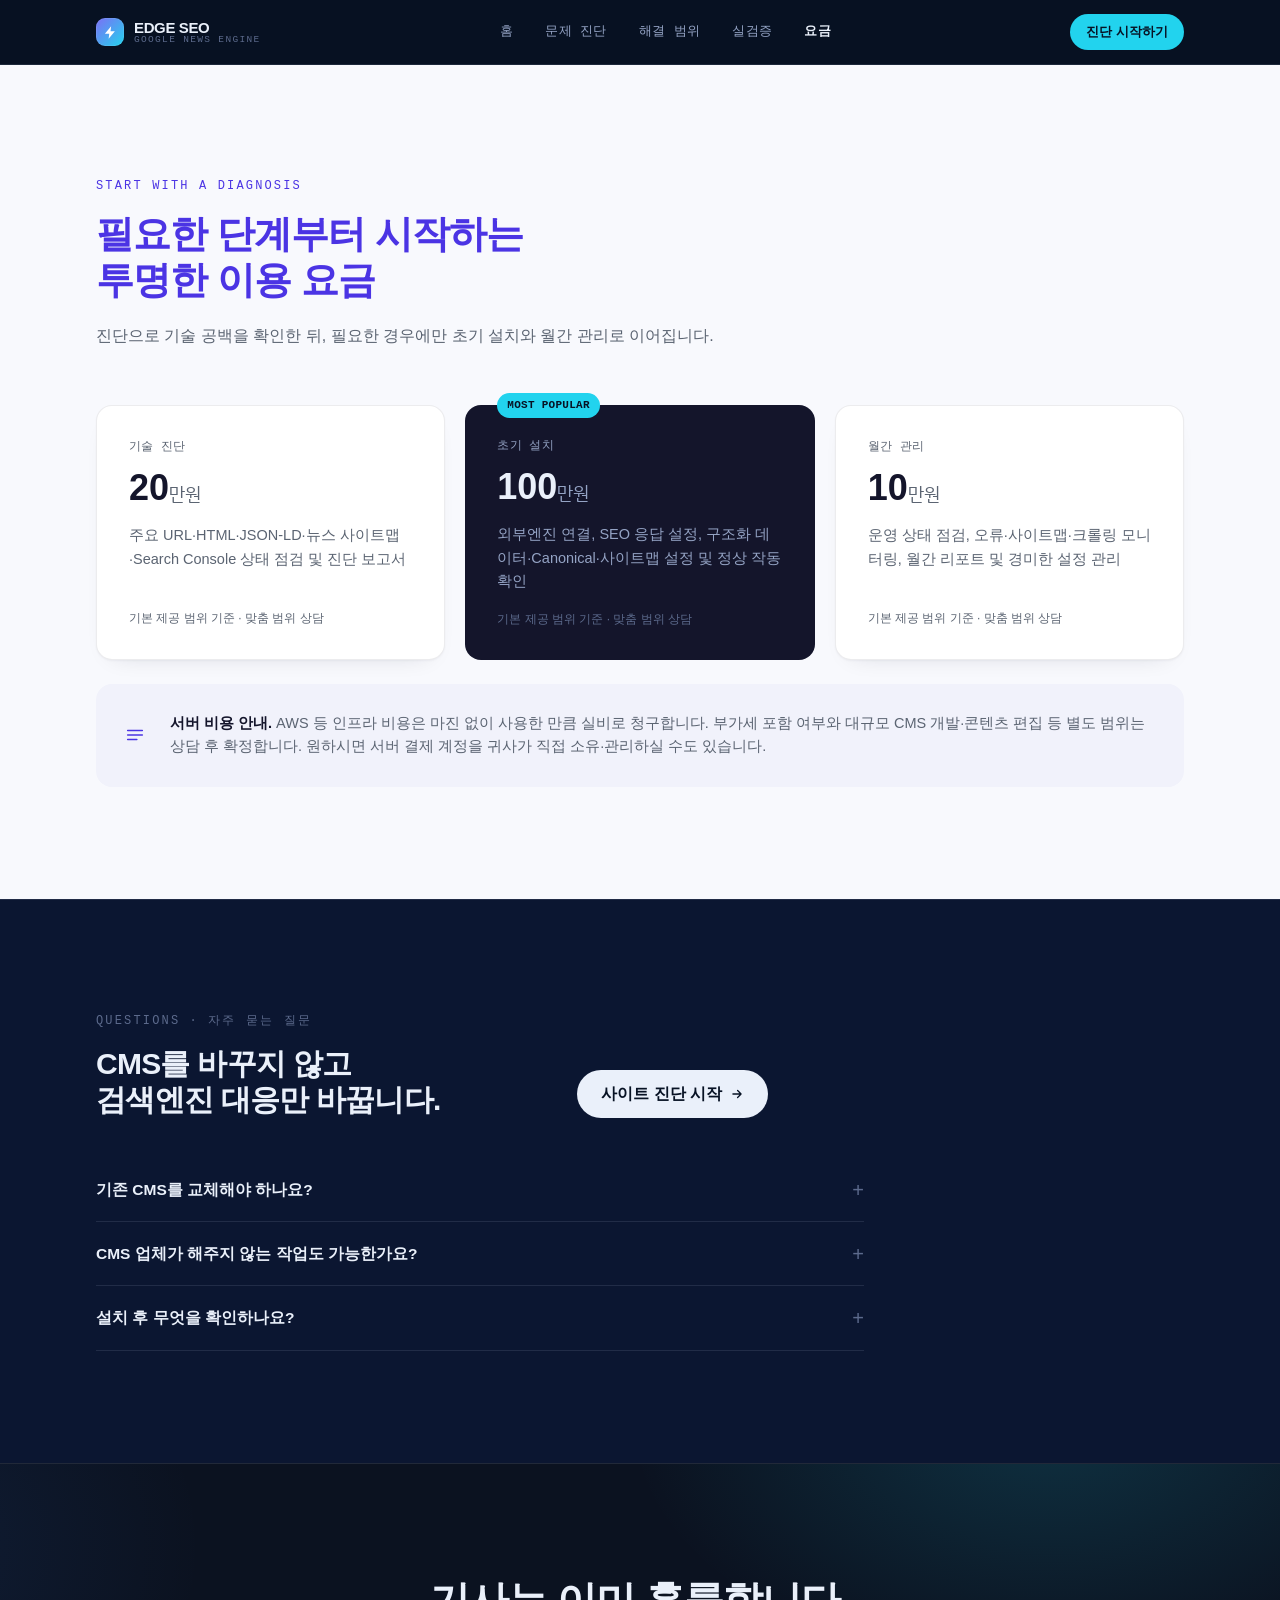
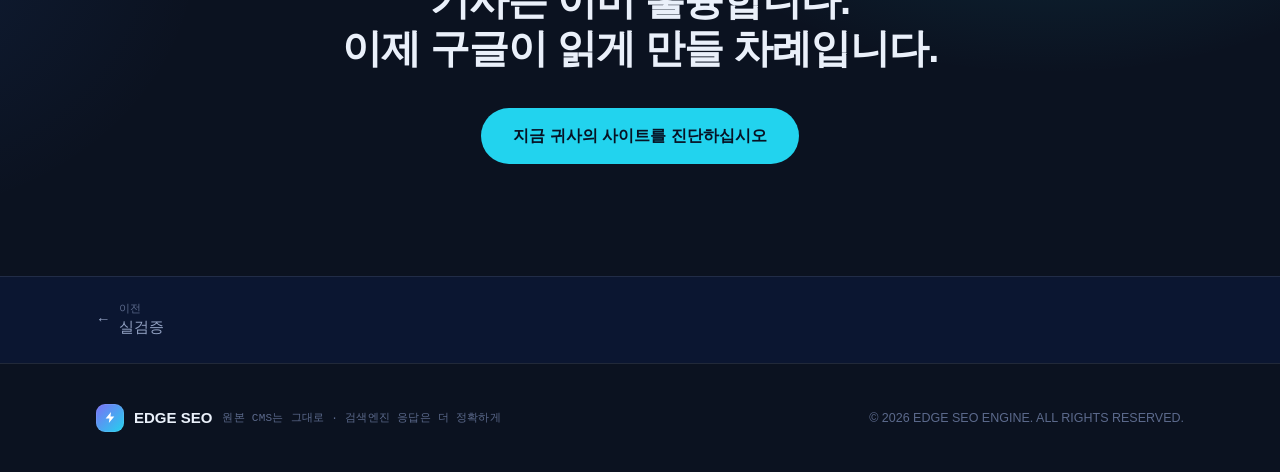
<file: pricing.html>
<!doctype html>
<html lang="ko">
<head>
<meta charset="utf-8">
<meta name="viewport" content="width=device-width, initial-scale=1">
<title>요금 — 외부엔진 Edge SEO</title>
<link rel="preconnect" href="https://fonts.googleapis.com">
<link rel="preconnect" href="https://fonts.gstatic.com" crossorigin>
<link rel="stylesheet" href="https://fonts.googleapis.com/css2?family=Gothic+A1:wght@500;700;800;900&family=IBM+Plex+Sans+KR:wght@400;500;600;700&family=IBM+Plex+Mono:wght@400;500;600&display=swap">
<link rel="stylesheet" href="style.css">
</head>
<body class="bg-bg text-ink font-body">

<header class="sticky top-0 z-50 border-b border-bord bg-bg/80 backdrop-blur-md">
  <div class="mx-auto max-w-6xl px-5 sm:px-8 h-16 flex items-center justify-between">
    <a href="index.html" class="flex items-center gap-2.5 shrink-0">
      <span class="logo-badge">
        <svg width="15" height="15" viewBox="0 0 24 24" fill="#fff"><path d="M13 2 3 14h7l-1 8 10-12h-7l1-8z"/></svg>
      </span>
      <span class="flex flex-col leading-none">
        <span class="font-display font-black text-[15px] tracking-tight">EDGE SEO</span>
        <span class="font-mono text-[9.5px] tracking-[0.14em] text-inkfaint uppercase hidden sm:inline">Google&nbsp;News&nbsp;Engine</span>
      </span>
    </a>
    <nav class="hidden md:flex items-center gap-8 font-mono text-[13px] tracking-wide">
      <a href="index.html" class="text-inkdim hover:text-ink transition-colors">홈</a>
      <a href="problem.html" class="text-inkdim hover:text-ink transition-colors">문제 진단</a>
      <a href="solution.html" class="text-inkdim hover:text-ink transition-colors">해결 범위</a>
      <a href="proof.html" class="text-inkdim hover:text-ink transition-colors">실검증</a>
      <a href="pricing.html" class="text-ink font-semibold" aria-current="page">요금</a>
    </nav>
    <a href="pricing.html#cta" class="shrink-0 rounded-full bg-accent text-bg font-semibold text-[13px] px-4 py-2 hover:bg-white transition-colors">
      진단 시작하기
    </a>
  </div>
  <nav class="md:hidden flex items-center gap-5 overflow-x-auto px-5 pb-3 font-mono text-[12.5px] tracking-wide border-t border-bord">
      <a href="index.html" class="text-inkdim hover:text-ink transition-colors">홈</a>
      <a href="problem.html" class="text-inkdim hover:text-ink transition-colors">문제 진단</a>
      <a href="solution.html" class="text-inkdim hover:text-ink transition-colors">해결 범위</a>
      <a href="proof.html" class="text-inkdim hover:text-ink transition-colors">실검증</a>
      <a href="pricing.html" class="text-ink font-semibold" aria-current="page">요금</a>
  </nav>
</header>

<main>

<section class="bg-light">
  <div class="mx-auto max-w-6xl px-5 sm:px-8 py-20 sm:py-28">
    <div class="fx-init max-w-2xl">
      <p class="font-mono text-[12px] tracking-[0.18em] uppercase purple-text mb-4">START WITH A DIAGNOSIS</p>
      <h1 class="font-display font-extrabold text-3xl sm:text-[2.4rem] leading-[1.2] tracking-tight purple-text">
        필요한 단계부터 시작하는<br>투명한 이용 요금
      </h1>
      <p class="mt-5 text-[16px] leading-relaxed text-inkldim">
        진단으로 기술 공백을 확인한 뒤, 필요한 경우에만 초기 설치와 월간 관리로 이어집니다.
      </p>
    </div>

    <div class="mt-14 grid md:grid-cols-3 gap-5">
      <div class="fx-init card-light rounded-2xl p-8 flex flex-col">
        <p class="font-mono text-[12px] tracking-wide uppercase text-inkldim">기술 진단</p>
        <p class="mt-3 font-display font-extrabold text-4xl tnum text-inkl">20<span class="text-lg font-body font-normal text-inkldim">만원</span></p>
        <p class="mt-4 text-[14.5px] leading-relaxed text-inkldim flex-1">주요 URL·HTML·JSON-LD·뉴스 사이트맵·Search Console 상태 점검 및 진단 보고서</p>
        <p class="mt-4 text-[12px] text-inkldim">기본 제공 범위 기준 · 맞춤 범위 상담</p>
      </div>
      <div class="fx-init rounded-2xl p-8 flex flex-col relative text-ink" style="background:var(--color-inkl);">
        <span class="absolute -top-3 left-8 font-mono text-[11px] tracking-wide uppercase bg-accent text-bg px-2.5 py-1 rounded-full font-semibold">MOST POPULAR</span>
        <p class="font-mono text-[12px] tracking-wide uppercase text-inkdim">초기 설치</p>
        <p class="mt-3 font-display font-extrabold text-4xl tnum">100<span class="text-lg font-body font-normal text-inkdim">만원</span></p>
        <p class="mt-4 text-[14.5px] leading-relaxed text-inkdim flex-1">외부엔진 연결, SEO 응답 설정, 구조화 데이터·Canonical·사이트맵 설정 및 정상 작동 확인</p>
        <p class="mt-4 text-[12px] text-inkfaint">기본 제공 범위 기준 · 맞춤 범위 상담</p>
      </div>
      <div class="fx-init card-light rounded-2xl p-8 flex flex-col">
        <p class="font-mono text-[12px] tracking-wide uppercase text-inkldim">월간 관리</p>
        <p class="mt-3 font-display font-extrabold text-4xl tnum text-inkl">10<span class="text-lg font-body font-normal text-inkldim">만원</span></p>
        <p class="mt-4 text-[14.5px] leading-relaxed text-inkldim flex-1">운영 상태 점검, 오류·사이트맵·크롤링 모니터링, 월간 리포트 및 경미한 설정 관리</p>
        <p class="mt-4 text-[12px] text-inkldim">기본 제공 범위 기준 · 맞춤 범위 상담</p>
      </div>
    </div>

    <div class="fx-init mt-6 rounded-2xl p-6 sm:p-7 flex flex-col sm:flex-row sm:items-center gap-3 sm:gap-6" style="background:var(--color-lightalt);">
      <svg class="shrink-0" width="22" height="22" viewBox="0 0 24 24" fill="none" stroke="#4B34E4" stroke-width="1.7" stroke-linecap="round" stroke-linejoin="round"><path d="M4 7h16M4 12h16M4 17h10"/></svg>
      <p class="text-[14.5px] leading-relaxed text-inkldim">
        <span class="font-semibold text-inkl">서버 비용 안내.</span> AWS 등 인프라 비용은 마진 없이 사용한 만큼 실비로 청구합니다.
        부가세 포함 여부와 대규모 CMS 개발·콘텐츠 편집 등 별도 범위는 상담 후 확정합니다.
        원하시면 서버 결제 계정을 귀사가 직접 소유·관리하실 수도 있습니다.
      </p>
    </div>
  </div>
</section>

<section class="border-t border-bord bg-bgalt">
  <div class="mx-auto max-w-6xl px-5 sm:px-8 py-20 sm:py-28">
    <div class="fx-init max-w-2xl mb-10">
      <p class="font-mono text-[12px] tracking-[0.18em] uppercase text-inkfaint mb-4">QUESTIONS · 자주 묻는 질문</p>
      <div class="flex flex-col sm:flex-row sm:items-end sm:justify-between gap-5">
        <h2 class="font-display font-extrabold text-2xl sm:text-3xl leading-[1.2] tracking-tight">
          CMS를 바꾸지 않고<br>검색엔진 대응만 바꿉니다.
        </h2>
        <a href="pricing.html#cta" class="shrink-0 inline-flex justify-center items-center gap-2 rounded-full bg-ink text-bg font-semibold px-6 py-3 hover:bg-white transition-colors">
          사이트 진단 시작
          <svg width="14" height="14" viewBox="0 0 24 24" fill="none" stroke="currentColor" stroke-width="2.2" stroke-linecap="round" stroke-linejoin="round"><path d="M5 12h14M13 6l6 6-6 6"/></svg>
        </a>
      </div>
    </div>
    <div class="max-w-3xl">
      
      <details class="fx-init group border-b border-bord py-5">
        <summary class="flex items-center justify-between cursor-pointer list-none font-display font-bold text-[15.5px]">
          기존 CMS를 교체해야 하나요?
          <span class="text-inkfaint transition-transform group-open:rotate-45 font-normal text-xl leading-none">+</span>
        </summary>
        <p class="mt-3 text-[14.5px] leading-relaxed text-inkdim">아닙니다. 카페24·워드프레스·엔디소프트 등 주요 CMS와 자체 구축형 시스템 앞단에 연결하는 방식입니다. 원본 콘텐츠와 관리자 화면은 그대로 유지합니다.</p>
      </details>
      <details class="fx-init group border-b border-bord py-5">
        <summary class="flex items-center justify-between cursor-pointer list-none font-display font-bold text-[15.5px]">
          CMS 업체가 해주지 않는 작업도 가능한가요?
          <span class="text-inkfaint transition-transform group-open:rotate-45 font-normal text-xl leading-none">+</span>
        </summary>
        <p class="mt-3 text-[14.5px] leading-relaxed text-inkdim">CMS가 기본 기능으로 제공하지 않거나 운영 정책상 직접 수정해주지 않는 기자 프로필, 발행사 정보, 로고 규격, 대표 URL, 뉴스 사이트맵 신호 등을 외부엔진에서 보완할 수 있습니다.</p>
      </details>
      <details class="fx-init group border-b border-bord py-5">
        <summary class="flex items-center justify-between cursor-pointer list-none font-display font-bold text-[15.5px]">
          설치 후 무엇을 확인하나요?
          <span class="text-inkfaint transition-transform group-open:rotate-45 font-normal text-xl leading-none">+</span>
        </summary>
        <p class="mt-3 text-[14.5px] leading-relaxed text-inkdim">대표 기사와 홈페이지의 HTML·JSON-LD·Canonical·뉴스 사이트맵·접속 응답을 확인하고, Search Console 자료와 함께 적용 범위를 검증합니다.</p>
      </details>
    </div>
  </div>
</section>

<section id="cta" class="relative overflow-hidden border-t border-bord">
  <div class="absolute inset-0 glow"></div>
  <div class="relative mx-auto max-w-6xl px-5 sm:px-8 py-20 sm:py-28 text-center">
    <h2 class="fx-init font-display font-extrabold text-3xl sm:text-[2.5rem] leading-[1.2] tracking-tight max-w-3xl mx-auto">
      기사는 이미 훌륭합니다.<br>이제 구글이 읽게 만들 차례입니다.
    </h2>
    <div class="fx-init mt-9">
      <a href="mailto:mjsong2313@gmail.com?subject=%EC%99%B8%EB%B6%80%EC%97%94%EC%A7%84%20%EB%AC%B4%EB%A3%8C%20%EC%A7%84%EB%8B%A8%20%EC%8B%A0%EC%B2%AD" class="inline-flex justify-center items-center rounded-full bg-accent text-bg font-semibold px-8 py-4 hover:bg-white transition-colors">
        지금 귀사의 사이트를 진단하십시오
      </a>
    </div>
  </div>
</section>

</main>

<nav class="border-t border-bord bg-bgalt" aria-label="페이지 이동">
  <div class="mx-auto max-w-6xl px-5 sm:px-8 py-6 flex items-center justify-between text-[14.5px]">
    <a href="proof.html" class="group inline-flex items-center gap-2 text-inkdim hover:text-ink transition-colors">
        <span aria-hidden="true">←</span>
        <span><span class="block text-[11px] font-mono uppercase tracking-wide text-inkfaint">이전</span>실검증</span>
      </a>
    <span></span>
  </div>
</nav>
<footer class="border-t border-bord">
  <div class="mx-auto max-w-6xl px-5 sm:px-8 py-10 flex flex-col sm:flex-row items-start sm:items-center justify-between gap-4">
    <div class="flex items-center gap-2.5">
      <span class="logo-badge">
        <svg width="13" height="13" viewBox="0 0 24 24" fill="#fff"><path d="M13 2 3 14h7l-1 8 10-12h-7l1-8z"/></svg>
      </span>
      <span class="font-display font-black text-[15px]">EDGE SEO</span>
      <span class="font-mono text-[11px] text-inkfaint uppercase tracking-wide">원본 CMS는 그대로 · 검색엔진 응답은 더 정확하게</span>
    </div>
    <p class="text-[12.5px] text-inkfaint">© 2026 EDGE SEO ENGINE. ALL RIGHTS RESERVED.</p>
  </div>
</footer>

<script src="reveal.js"></script>
</body>
</html>
</file>
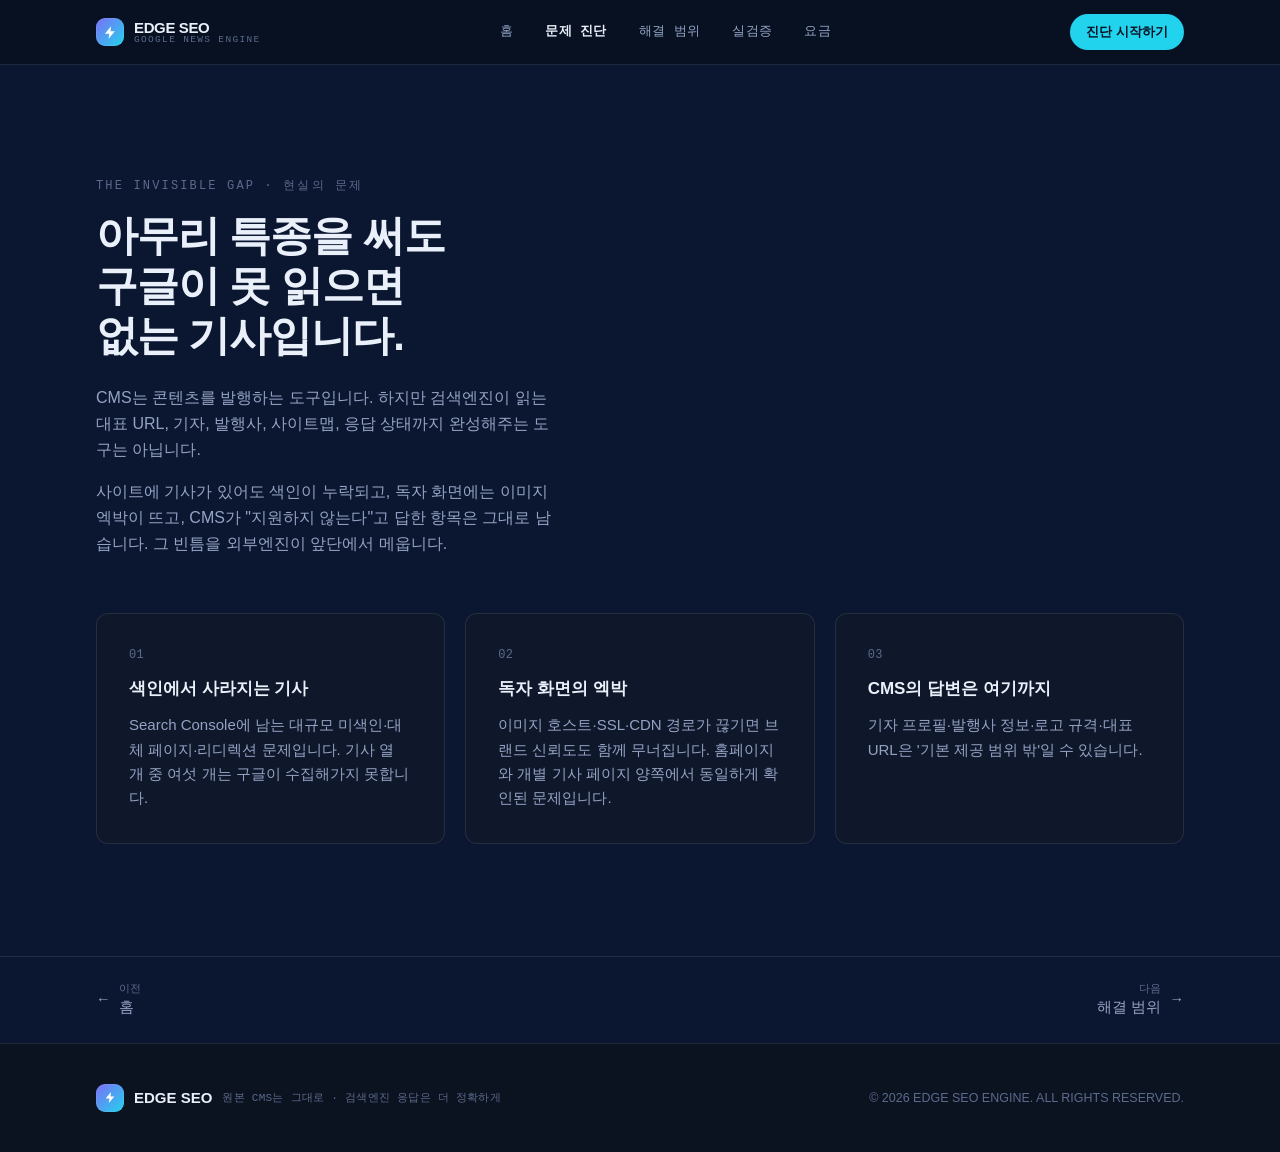
<file: problem.html>
<!doctype html>
<html lang="ko">
<head>
<meta charset="utf-8">
<meta name="viewport" content="width=device-width, initial-scale=1">
<title>문제 진단 — 외부엔진 Edge SEO</title>
<link rel="preconnect" href="https://fonts.googleapis.com">
<link rel="preconnect" href="https://fonts.gstatic.com" crossorigin>
<link rel="stylesheet" href="https://fonts.googleapis.com/css2?family=Gothic+A1:wght@500;700;800;900&family=IBM+Plex+Sans+KR:wght@400;500;600;700&family=IBM+Plex+Mono:wght@400;500;600&display=swap">
<link rel="stylesheet" href="style.css">
</head>
<body class="bg-bg text-ink font-body">

<header class="sticky top-0 z-50 border-b border-bord bg-bg/80 backdrop-blur-md">
  <div class="mx-auto max-w-6xl px-5 sm:px-8 h-16 flex items-center justify-between">
    <a href="index.html" class="flex items-center gap-2.5 shrink-0">
      <span class="logo-badge">
        <svg width="15" height="15" viewBox="0 0 24 24" fill="#fff"><path d="M13 2 3 14h7l-1 8 10-12h-7l1-8z"/></svg>
      </span>
      <span class="flex flex-col leading-none">
        <span class="font-display font-black text-[15px] tracking-tight">EDGE SEO</span>
        <span class="font-mono text-[9.5px] tracking-[0.14em] text-inkfaint uppercase hidden sm:inline">Google&nbsp;News&nbsp;Engine</span>
      </span>
    </a>
    <nav class="hidden md:flex items-center gap-8 font-mono text-[13px] tracking-wide">
      <a href="index.html" class="text-inkdim hover:text-ink transition-colors">홈</a>
      <a href="problem.html" class="text-ink font-semibold" aria-current="page">문제 진단</a>
      <a href="solution.html" class="text-inkdim hover:text-ink transition-colors">해결 범위</a>
      <a href="proof.html" class="text-inkdim hover:text-ink transition-colors">실검증</a>
      <a href="pricing.html" class="text-inkdim hover:text-ink transition-colors">요금</a>
    </nav>
    <a href="pricing.html#cta" class="shrink-0 rounded-full bg-accent text-bg font-semibold text-[13px] px-4 py-2 hover:bg-white transition-colors">
      진단 시작하기
    </a>
  </div>
  <nav class="md:hidden flex items-center gap-5 overflow-x-auto px-5 pb-3 font-mono text-[12.5px] tracking-wide border-t border-bord">
      <a href="index.html" class="text-inkdim hover:text-ink transition-colors">홈</a>
      <a href="problem.html" class="text-ink font-semibold" aria-current="page">문제 진단</a>
      <a href="solution.html" class="text-inkdim hover:text-ink transition-colors">해결 범위</a>
      <a href="proof.html" class="text-inkdim hover:text-ink transition-colors">실검증</a>
      <a href="pricing.html" class="text-inkdim hover:text-ink transition-colors">요금</a>
  </nav>
</header>

<main>

<section class="bg-bgalt">
  <div class="mx-auto max-w-6xl px-5 sm:px-8 py-20 sm:py-28">
    <div class="fx-init max-w-3xl">
      <p class="font-mono text-[12px] tracking-[0.18em] uppercase text-inkfaint mb-4">THE INVISIBLE GAP · 현실의 문제</p>
      <h1 class="font-display font-extrabold text-3xl sm:text-[2.6rem] leading-[1.2] tracking-tight">
        아무리 특종을 써도<br>구글이 못 읽으면<br>없는 기사입니다.
      </h1>
      <p class="mt-6 text-[16px] leading-relaxed text-inkdim max-w-[52ch]">
        CMS는 콘텐츠를 발행하는 도구입니다. 하지만 검색엔진이 읽는 대표 URL, 기자, 발행사, 사이트맵, 응답 상태까지 완성해주는 도구는 아닙니다.
      </p>
      <p class="mt-4 text-[16px] leading-relaxed text-inkdim max-w-[52ch]">
        사이트에 기사가 있어도 색인이 누락되고, 독자 화면에는 이미지 엑박이 뜨고, CMS가 "지원하지 않는다"고 답한 항목은 그대로 남습니다. 그 빈틈을 외부엔진이 앞단에서 메웁니다.
      </p>
    </div>

    <div class="mt-14 grid md:grid-cols-3 gap-5">
      <div class="fx-init rounded-xl border border-bord bg-surface p-7 sm:p-8">
        <p class="font-mono text-[12px] tracking-wide uppercase text-inkfaint">01</p>
        <h3 class="mt-3 font-display font-bold text-[17px]">색인에서 사라지는 기사</h3>
        <p class="mt-3 text-[15px] leading-relaxed text-inkdim">
          Search Console에 남는 대규모 미색인·대체 페이지·리디렉션 문제입니다.
          기사 열 개 중 여섯 개는 구글이 수집해가지 못합니다.
        </p>
      </div>
      <div class="fx-init rounded-xl border border-bord bg-surface p-7 sm:p-8">
        <p class="font-mono text-[12px] tracking-wide uppercase text-inkfaint">02</p>
        <h3 class="mt-3 font-display font-bold text-[17px]">독자 화면의 엑박</h3>
        <p class="mt-3 text-[15px] leading-relaxed text-inkdim">
          이미지 호스트·SSL·CDN 경로가 끊기면 브랜드 신뢰도도 함께 무너집니다.
          홈페이지와 개별 기사 페이지 양쪽에서 동일하게 확인된 문제입니다.
        </p>
      </div>
      <div class="fx-init rounded-xl border border-bord bg-surface p-7 sm:p-8">
        <p class="font-mono text-[12px] tracking-wide uppercase text-inkfaint">03</p>
        <h3 class="mt-3 font-display font-bold text-[17px]">CMS의 답변은 여기까지</h3>
        <p class="mt-3 text-[15px] leading-relaxed text-inkdim">
          기자 프로필·발행사 정보·로고 규격·대표 URL은 '기본 제공 범위 밖'일 수 있습니다.
        </p>
      </div>
    </div>
  </div>
</section>

</main>

<nav class="border-t border-bord bg-bgalt" aria-label="페이지 이동">
  <div class="mx-auto max-w-6xl px-5 sm:px-8 py-6 flex items-center justify-between text-[14.5px]">
    <a href="index.html" class="group inline-flex items-center gap-2 text-inkdim hover:text-ink transition-colors">
        <span aria-hidden="true">←</span>
        <span><span class="block text-[11px] font-mono uppercase tracking-wide text-inkfaint">이전</span>홈</span>
      </a>
    <a href="solution.html" class="group inline-flex items-center gap-2 text-right text-inkdim hover:text-ink transition-colors">
        <span><span class="block text-[11px] font-mono uppercase tracking-wide text-inkfaint">다음</span>해결 범위</span>
        <span aria-hidden="true">→</span>
      </a>
  </div>
</nav>
<footer class="border-t border-bord">
  <div class="mx-auto max-w-6xl px-5 sm:px-8 py-10 flex flex-col sm:flex-row items-start sm:items-center justify-between gap-4">
    <div class="flex items-center gap-2.5">
      <span class="logo-badge">
        <svg width="13" height="13" viewBox="0 0 24 24" fill="#fff"><path d="M13 2 3 14h7l-1 8 10-12h-7l1-8z"/></svg>
      </span>
      <span class="font-display font-black text-[15px]">EDGE SEO</span>
      <span class="font-mono text-[11px] text-inkfaint uppercase tracking-wide">원본 CMS는 그대로 · 검색엔진 응답은 더 정확하게</span>
    </div>
    <p class="text-[12.5px] text-inkfaint">© 2026 EDGE SEO ENGINE. ALL RIGHTS RESERVED.</p>
  </div>
</footer>

<script src="reveal.js"></script>
</body>
</html>
</file>
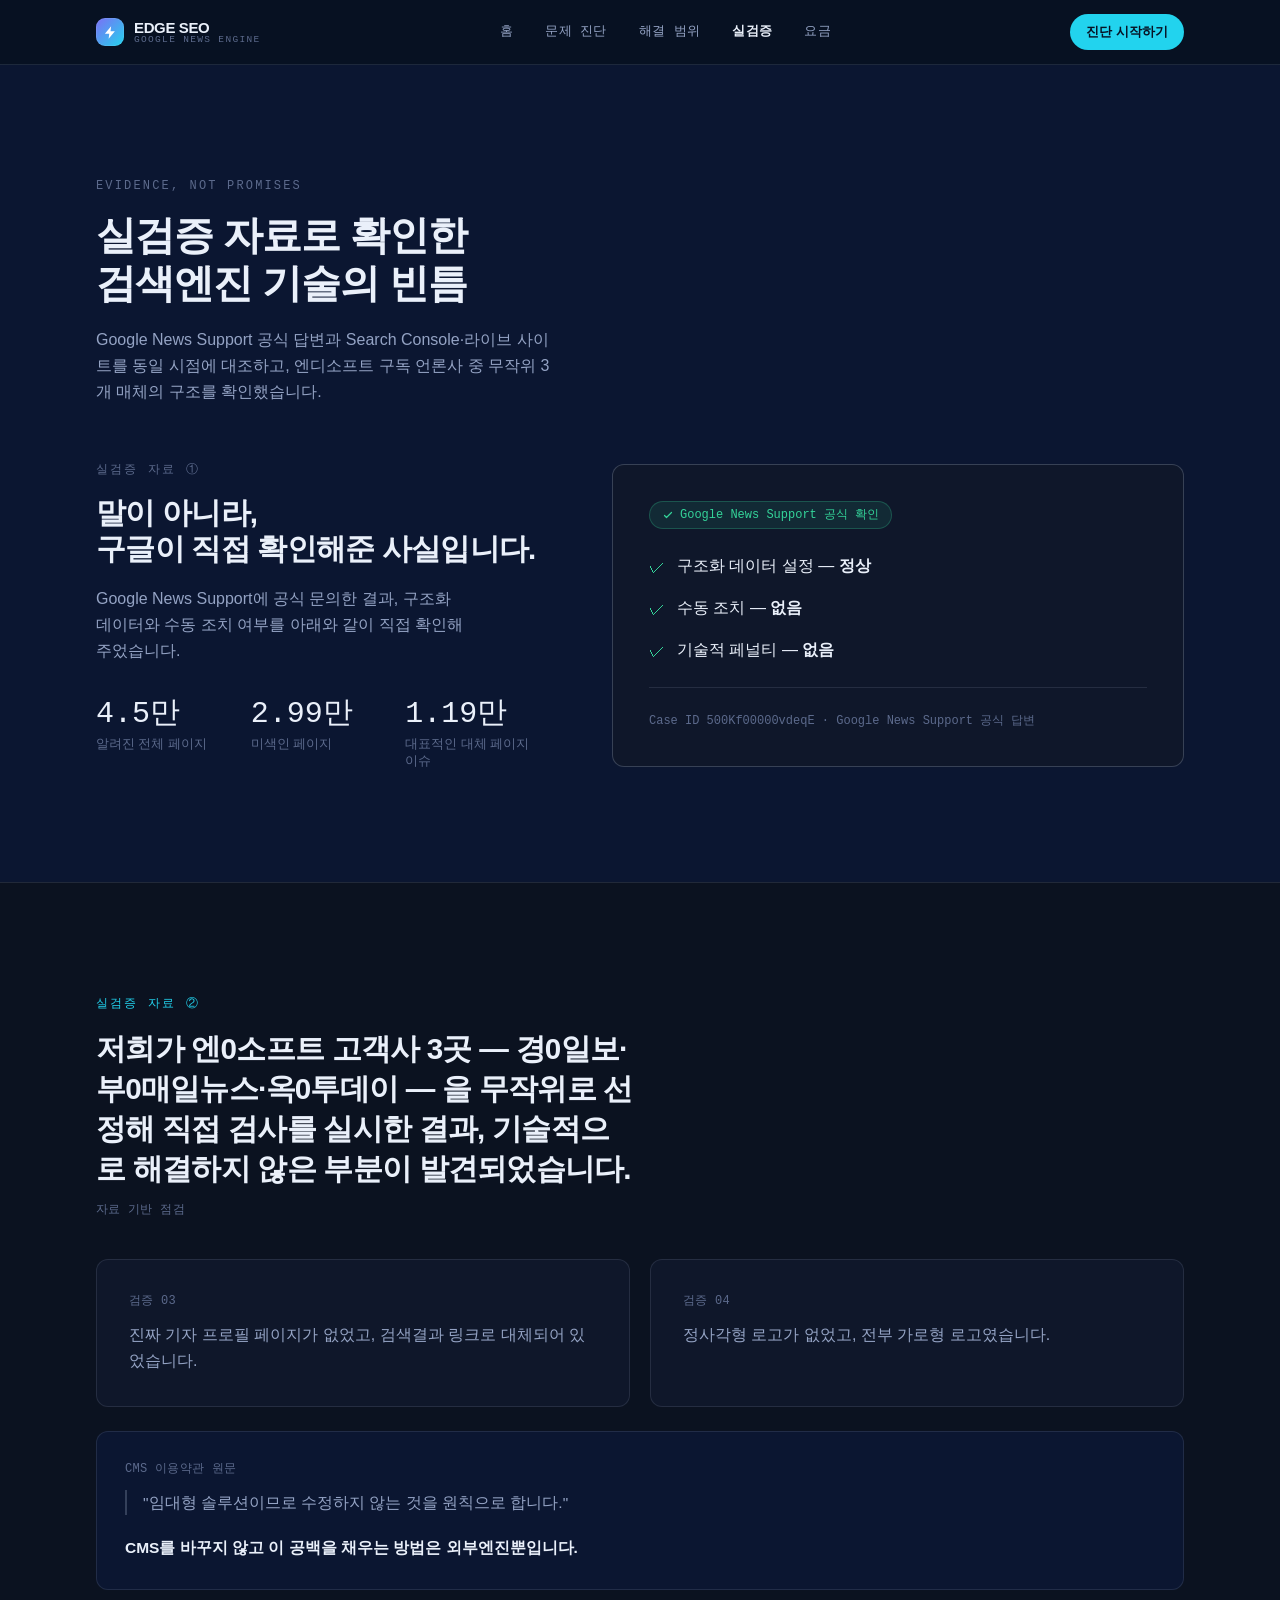
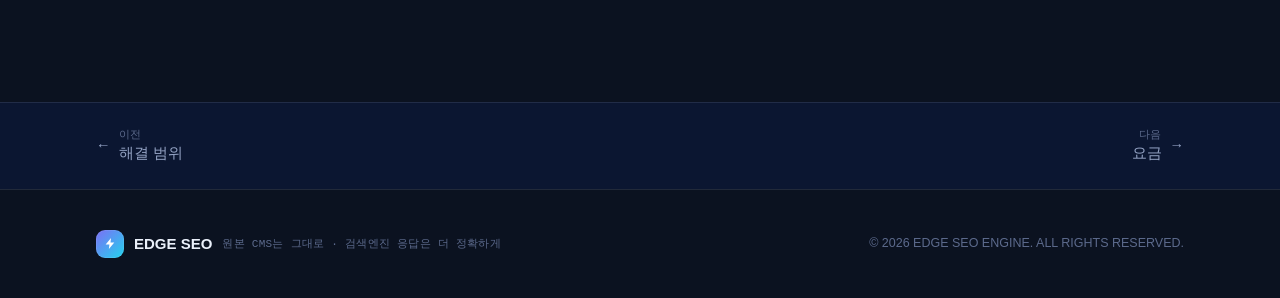
<file: proof.html>
<!doctype html>
<html lang="ko">
<head>
<meta charset="utf-8">
<meta name="viewport" content="width=device-width, initial-scale=1">
<title>실검증 — 외부엔진 Edge SEO</title>
<link rel="preconnect" href="https://fonts.googleapis.com">
<link rel="preconnect" href="https://fonts.gstatic.com" crossorigin>
<link rel="stylesheet" href="https://fonts.googleapis.com/css2?family=Gothic+A1:wght@500;700;800;900&family=IBM+Plex+Sans+KR:wght@400;500;600;700&family=IBM+Plex+Mono:wght@400;500;600&display=swap">
<link rel="stylesheet" href="style.css">
</head>
<body class="bg-bg text-ink font-body">

<header class="sticky top-0 z-50 border-b border-bord bg-bg/80 backdrop-blur-md">
  <div class="mx-auto max-w-6xl px-5 sm:px-8 h-16 flex items-center justify-between">
    <a href="index.html" class="flex items-center gap-2.5 shrink-0">
      <span class="logo-badge">
        <svg width="15" height="15" viewBox="0 0 24 24" fill="#fff"><path d="M13 2 3 14h7l-1 8 10-12h-7l1-8z"/></svg>
      </span>
      <span class="flex flex-col leading-none">
        <span class="font-display font-black text-[15px] tracking-tight">EDGE SEO</span>
        <span class="font-mono text-[9.5px] tracking-[0.14em] text-inkfaint uppercase hidden sm:inline">Google&nbsp;News&nbsp;Engine</span>
      </span>
    </a>
    <nav class="hidden md:flex items-center gap-8 font-mono text-[13px] tracking-wide">
      <a href="index.html" class="text-inkdim hover:text-ink transition-colors">홈</a>
      <a href="problem.html" class="text-inkdim hover:text-ink transition-colors">문제 진단</a>
      <a href="solution.html" class="text-inkdim hover:text-ink transition-colors">해결 범위</a>
      <a href="proof.html" class="text-ink font-semibold" aria-current="page">실검증</a>
      <a href="pricing.html" class="text-inkdim hover:text-ink transition-colors">요금</a>
    </nav>
    <a href="pricing.html#cta" class="shrink-0 rounded-full bg-accent text-bg font-semibold text-[13px] px-4 py-2 hover:bg-white transition-colors">
      진단 시작하기
    </a>
  </div>
  <nav class="md:hidden flex items-center gap-5 overflow-x-auto px-5 pb-3 font-mono text-[12.5px] tracking-wide border-t border-bord">
      <a href="index.html" class="text-inkdim hover:text-ink transition-colors">홈</a>
      <a href="problem.html" class="text-inkdim hover:text-ink transition-colors">문제 진단</a>
      <a href="solution.html" class="text-inkdim hover:text-ink transition-colors">해결 범위</a>
      <a href="proof.html" class="text-ink font-semibold" aria-current="page">실검증</a>
      <a href="pricing.html" class="text-inkdim hover:text-ink transition-colors">요금</a>
  </nav>
</header>

<main>

<section class="bg-bgalt">
  <div class="mx-auto max-w-6xl px-5 sm:px-8 pt-20 sm:pt-28">
    <div class="fx-init max-w-3xl">
      <p class="font-mono text-[12px] tracking-[0.18em] uppercase text-inkfaint mb-4">EVIDENCE, NOT PROMISES</p>
      <h1 class="font-display font-extrabold text-3xl sm:text-[2.5rem] leading-[1.2] tracking-tight">
        실검증 자료로 확인한<br>검색엔진 기술의 빈틈
      </h1>
      <p class="mt-5 text-[16px] leading-relaxed text-inkdim max-w-[52ch]">
        Google News Support 공식 답변과 Search Console·라이브 사이트를 동일 시점에 대조하고, 엔디소프트 구독 언론사 중 무작위 3개 매체의 구조를 확인했습니다.
      </p>
    </div>
  </div>

  <div class="mx-auto max-w-6xl px-5 sm:px-8 pb-20 sm:pb-28 pt-14">
    <div class="fx-init grid lg:grid-cols-[0.9fr_1.1fr] gap-12 items-center">
      <div>
        <p class="font-mono text-[12px] tracking-[0.18em] uppercase text-inkfaint mb-4">실검증 자료 ①</p>
        <h2 class="font-display font-extrabold text-2xl sm:text-[1.85rem] leading-[1.2] tracking-tight">
          말이 아니라,<br>구글이 직접 확인해준 사실입니다.
        </h2>
        <p class="mt-5 text-[16px] leading-relaxed text-inkdim max-w-[42ch]">
          Google News Support에 공식 문의한 결과, 구조화 데이터와 수동 조치 여부를 아래와 같이 직접 확인해 주었습니다.
        </p>
        <div class="mt-8 grid grid-cols-3 gap-4 max-w-md">
          <div>
            <p class="font-mono text-2xl sm:text-3xl font-medium tnum text-ink">4.5만</p>
            <p class="mt-1 text-[12.5px] leading-snug text-inkfaint">알려진 전체 페이지</p>
          </div>
          <div>
            <p class="font-mono text-2xl sm:text-3xl font-medium tnum text-ink">2.99만</p>
            <p class="mt-1 text-[12.5px] leading-snug text-inkfaint">미색인 페이지</p>
          </div>
          <div>
            <p class="font-mono text-2xl sm:text-3xl font-medium tnum text-ink">1.19만</p>
            <p class="mt-1 text-[12.5px] leading-snug text-inkfaint">대표적인 대체 페이지 이슈</p>
          </div>
        </div>
      </div>

      <div class="rounded-xl border border-bordstrong bg-surface p-7 sm:p-9">
        <div class="flex items-center gap-2 mb-6">
          <span class="inline-flex items-center gap-1.5 rounded-full bg-ok/10 text-ok text-[12px] font-mono px-3 py-1 border border-ok/25">
            <svg width="12" height="12" viewBox="0 0 24 24" fill="none" stroke="currentColor" stroke-width="2.4" stroke-linecap="round" stroke-linejoin="round"><path d="m5 13 4 4L19 7"/></svg>
            Google News Support 공식 확인
          </span>
        </div>
        <ul class="space-y-4">
          <li class="flex gap-3"><span class="text-ok mt-0.5">✓</span><span class="text-[16px] leading-relaxed">구조화 데이터 설정 — <b class="font-semibold">정상</b></span></li>
          <li class="flex gap-3"><span class="text-ok mt-0.5">✓</span><span class="text-[16px] leading-relaxed">수동 조치 — <b class="font-semibold">없음</b></span></li>
          <li class="flex gap-3"><span class="text-ok mt-0.5">✓</span><span class="text-[16px] leading-relaxed">기술적 페널티 — <b class="font-semibold">없음</b></span></li>
        </ul>
        <p class="mt-6 pt-6 border-t border-bord font-mono text-[12px] text-inkfaint">
          Case ID 500Kf00000vdeqE · Google News Support 공식 답변
        </p>
      </div>
    </div>
  </div>
</section>

<section class="border-t border-bord">
  <div class="mx-auto max-w-6xl px-5 sm:px-8 py-20 sm:py-28">
    <div class="fx-init max-w-2xl">
      <p class="font-mono text-[12px] tracking-[0.18em] uppercase text-accent mb-4">실검증 자료 ②</p>
      <h2 class="font-display font-extrabold text-2xl sm:text-[1.85rem] leading-[1.35] tracking-tight max-w-3xl">
        저희가 엔0소프트 고객사 3곳 — 경0일보·부0매일뉴스·옥0투데이 — 을 무작위로 선정해 직접 검사를 실시한 결과, 기술적으로 해결하지 않은 부분이 발견되었습니다.
      </h2>
    </div>

    <p class="fx-init font-mono text-[12px] tracking-wide uppercase text-inkfaint mt-3">자료 기반 점검</p>

    <div class="mt-10 grid md:grid-cols-2 gap-5">
      <div class="fx-init rounded-xl border border-bord bg-surface p-7 sm:p-8">
        <p class="font-mono text-[12px] tracking-wide uppercase text-inkfaint">검증 03</p>
        <p class="mt-3 text-[16px] leading-relaxed text-inkdim">
          진짜 기자 프로필 페이지가 없었고, 검색결과 링크로 대체되어 있었습니다.
        </p>
      </div>
      <div class="fx-init rounded-xl border border-bord bg-surface p-7 sm:p-8">
        <p class="font-mono text-[12px] tracking-wide uppercase text-inkfaint">검증 04</p>
        <p class="mt-3 text-[16px] leading-relaxed text-inkdim">
          정사각형 로고가 없었고, 전부 가로형 로고였습니다.
        </p>
      </div>
    </div>

    <div class="fx-init mt-6 rounded-xl border border-bord bg-bgalt p-6 sm:p-7">
      <p class="font-mono text-[12px] tracking-wide uppercase text-inkfaint mb-3">CMS 이용약관 원문</p>
      <blockquote class="text-[15.5px] leading-relaxed text-inkdim border-l-2 border-bordstrong pl-4">
        "임대형 솔루션이므로 수정하지 않는 것을 원칙으로 합니다."
      </blockquote>
      <p class="mt-5 text-[15.5px] leading-relaxed font-semibold text-ink">
        CMS를 바꾸지 않고 이 공백을 채우는 방법은 외부엔진뿐입니다.
      </p>
    </div>
  </div>
</section>

</main>

<nav class="border-t border-bord bg-bgalt" aria-label="페이지 이동">
  <div class="mx-auto max-w-6xl px-5 sm:px-8 py-6 flex items-center justify-between text-[14.5px]">
    <a href="solution.html" class="group inline-flex items-center gap-2 text-inkdim hover:text-ink transition-colors">
        <span aria-hidden="true">←</span>
        <span><span class="block text-[11px] font-mono uppercase tracking-wide text-inkfaint">이전</span>해결 범위</span>
      </a>
    <a href="pricing.html" class="group inline-flex items-center gap-2 text-right text-inkdim hover:text-ink transition-colors">
        <span><span class="block text-[11px] font-mono uppercase tracking-wide text-inkfaint">다음</span>요금</span>
        <span aria-hidden="true">→</span>
      </a>
  </div>
</nav>
<footer class="border-t border-bord">
  <div class="mx-auto max-w-6xl px-5 sm:px-8 py-10 flex flex-col sm:flex-row items-start sm:items-center justify-between gap-4">
    <div class="flex items-center gap-2.5">
      <span class="logo-badge">
        <svg width="13" height="13" viewBox="0 0 24 24" fill="#fff"><path d="M13 2 3 14h7l-1 8 10-12h-7l1-8z"/></svg>
      </span>
      <span class="font-display font-black text-[15px]">EDGE SEO</span>
      <span class="font-mono text-[11px] text-inkfaint uppercase tracking-wide">원본 CMS는 그대로 · 검색엔진 응답은 더 정확하게</span>
    </div>
    <p class="text-[12.5px] text-inkfaint">© 2026 EDGE SEO ENGINE. ALL RIGHTS RESERVED.</p>
  </div>
</footer>

<script src="reveal.js"></script>
</body>
</html>
</file>
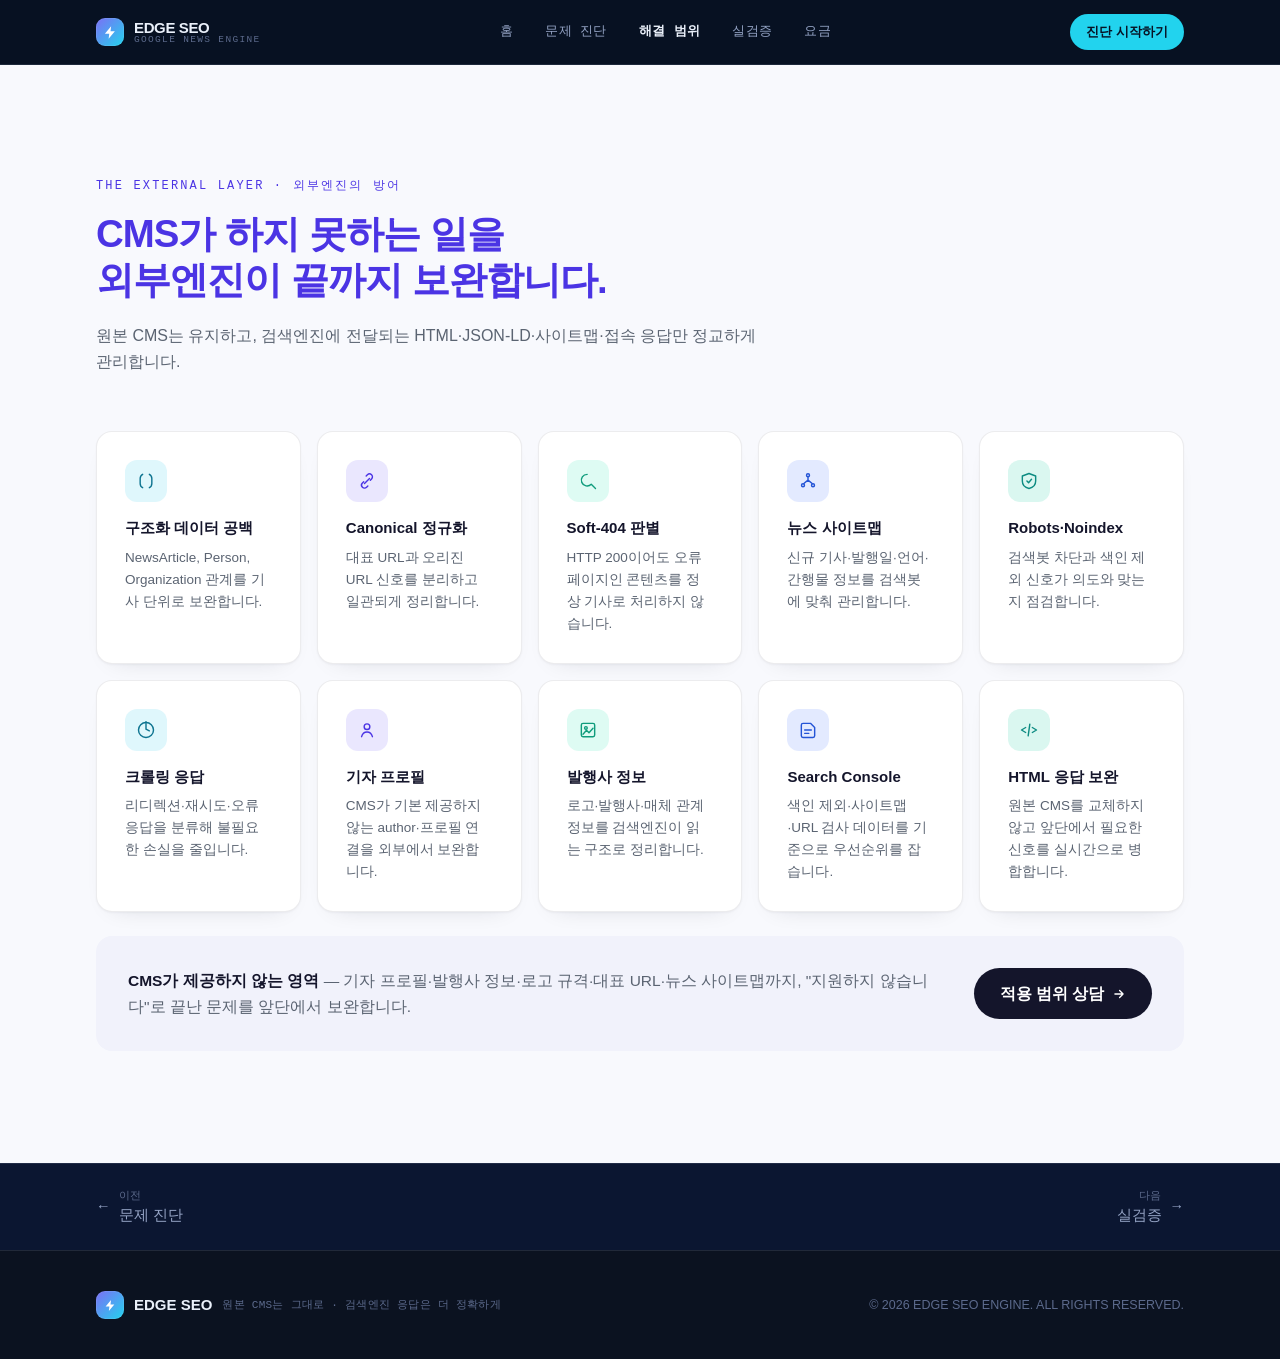
<file: solution.html>
<!doctype html>
<html lang="ko">
<head>
<meta charset="utf-8">
<meta name="viewport" content="width=device-width, initial-scale=1">
<title>해결 범위 — 외부엔진 Edge SEO</title>
<link rel="preconnect" href="https://fonts.googleapis.com">
<link rel="preconnect" href="https://fonts.gstatic.com" crossorigin>
<link rel="stylesheet" href="https://fonts.googleapis.com/css2?family=Gothic+A1:wght@500;700;800;900&family=IBM+Plex+Sans+KR:wght@400;500;600;700&family=IBM+Plex+Mono:wght@400;500;600&display=swap">
<link rel="stylesheet" href="style.css">
</head>
<body class="bg-bg text-ink font-body">

<header class="sticky top-0 z-50 border-b border-bord bg-bg/80 backdrop-blur-md">
  <div class="mx-auto max-w-6xl px-5 sm:px-8 h-16 flex items-center justify-between">
    <a href="index.html" class="flex items-center gap-2.5 shrink-0">
      <span class="logo-badge">
        <svg width="15" height="15" viewBox="0 0 24 24" fill="#fff"><path d="M13 2 3 14h7l-1 8 10-12h-7l1-8z"/></svg>
      </span>
      <span class="flex flex-col leading-none">
        <span class="font-display font-black text-[15px] tracking-tight">EDGE SEO</span>
        <span class="font-mono text-[9.5px] tracking-[0.14em] text-inkfaint uppercase hidden sm:inline">Google&nbsp;News&nbsp;Engine</span>
      </span>
    </a>
    <nav class="hidden md:flex items-center gap-8 font-mono text-[13px] tracking-wide">
      <a href="index.html" class="text-inkdim hover:text-ink transition-colors">홈</a>
      <a href="problem.html" class="text-inkdim hover:text-ink transition-colors">문제 진단</a>
      <a href="solution.html" class="text-ink font-semibold" aria-current="page">해결 범위</a>
      <a href="proof.html" class="text-inkdim hover:text-ink transition-colors">실검증</a>
      <a href="pricing.html" class="text-inkdim hover:text-ink transition-colors">요금</a>
    </nav>
    <a href="pricing.html#cta" class="shrink-0 rounded-full bg-accent text-bg font-semibold text-[13px] px-4 py-2 hover:bg-white transition-colors">
      진단 시작하기
    </a>
  </div>
  <nav class="md:hidden flex items-center gap-5 overflow-x-auto px-5 pb-3 font-mono text-[12.5px] tracking-wide border-t border-bord">
      <a href="index.html" class="text-inkdim hover:text-ink transition-colors">홈</a>
      <a href="problem.html" class="text-inkdim hover:text-ink transition-colors">문제 진단</a>
      <a href="solution.html" class="text-ink font-semibold" aria-current="page">해결 범위</a>
      <a href="proof.html" class="text-inkdim hover:text-ink transition-colors">실검증</a>
      <a href="pricing.html" class="text-inkdim hover:text-ink transition-colors">요금</a>
  </nav>
</header>

<main>

<section class="bg-light">
  <div class="mx-auto max-w-6xl px-5 sm:px-8 py-20 sm:py-28">
    <div class="fx-init max-w-2xl">
      <p class="font-mono text-[12px] tracking-[0.18em] uppercase purple-text mb-4">THE EXTERNAL LAYER · 외부엔진의 방어</p>
      <h1 class="font-display font-extrabold text-3xl sm:text-[2.4rem] leading-[1.2] tracking-tight purple-text">
        CMS가 하지 못하는 일을<br>외부엔진이 끝까지 보완합니다.
      </h1>
      <p class="mt-5 text-[16px] leading-relaxed text-inkldim">
        원본 CMS는 유지하고, 검색엔진에 전달되는 HTML·JSON-LD·사이트맵·접속 응답만 정교하게 관리합니다.
      </p>
    </div>

    <div class="mt-14 grid sm:grid-cols-2 lg:grid-cols-5 gap-4">
      
      <div class="fx-init card-light rounded-2xl p-6 sm:p-7">
        <span class="icon-badge icon-badge-cyan">
          <svg width="20" height="20" viewBox="0 0 24 24" fill="none" stroke="currentColor" stroke-width="1.7" stroke-linecap="round" stroke-linejoin="round"><path d="M8 4C6 5 5 7 5 9v6c0 2 1 4 3 5"/><path d="M16 4c2 1 3 3 3 5v6c0 2-1 4-3 5"/></svg>
        </span>
        <h3 class="mt-4 font-display font-bold text-[15px] leading-snug text-inkl">구조화 데이터 공백</h3>
        <p class="mt-2 text-[13.5px] leading-relaxed text-inkldim">NewsArticle, Person, Organization 관계를 기사 단위로 보완합니다.</p>
      </div>
      <div class="fx-init card-light rounded-2xl p-6 sm:p-7">
        <span class="icon-badge icon-badge-purple">
          <svg width="20" height="20" viewBox="0 0 24 24" fill="none" stroke="currentColor" stroke-width="1.7" stroke-linecap="round" stroke-linejoin="round"><path d="M9 15 15 9"/><path d="M11 6l1.5-1.5a3.5 3.5 0 0 1 5 5L16 11"/><path d="M13 18l-1.5 1.5a3.5 3.5 0 0 1-5-5L8 13"/></svg>
        </span>
        <h3 class="mt-4 font-display font-bold text-[15px] leading-snug text-inkl">Canonical 정규화</h3>
        <p class="mt-2 text-[13.5px] leading-relaxed text-inkldim">대표 URL과 오리진 URL 신호를 분리하고 일관되게 정리합니다.</p>
      </div>
      <div class="fx-init card-light rounded-2xl p-6 sm:p-7">
        <span class="icon-badge icon-badge-mint">
          <svg width="20" height="20" viewBox="0 0 24 24" fill="none" stroke="currentColor" stroke-width="1.7" stroke-linecap="round" stroke-linejoin="round"><path d="M11 4a7 7 0 1 0 4.9 12L21 21"/></svg>
        </span>
        <h3 class="mt-4 font-display font-bold text-[15px] leading-snug text-inkl">Soft-404 판별</h3>
        <p class="mt-2 text-[13.5px] leading-relaxed text-inkldim">HTTP 200이어도 오류 페이지인 콘텐츠를 정상 기사로 처리하지 않습니다.</p>
      </div>
      <div class="fx-init card-light rounded-2xl p-6 sm:p-7">
        <span class="icon-badge icon-badge-blue">
          <svg width="20" height="20" viewBox="0 0 24 24" fill="none" stroke="currentColor" stroke-width="1.7" stroke-linecap="round" stroke-linejoin="round"><circle cx="12" cy="5" r="1.8"/><circle cx="6" cy="17" r="1.8"/><circle cx="18" cy="17" r="1.8"/><path d="M12 7v4M12 11 7 15M12 11l5 4"/></svg>
        </span>
        <h3 class="mt-4 font-display font-bold text-[15px] leading-snug text-inkl">뉴스 사이트맵</h3>
        <p class="mt-2 text-[13.5px] leading-relaxed text-inkldim">신규 기사·발행일·언어·간행물 정보를 검색봇에 맞춰 관리합니다.</p>
      </div>
      <div class="fx-init card-light rounded-2xl p-6 sm:p-7">
        <span class="icon-badge icon-badge-teal">
          <svg width="20" height="20" viewBox="0 0 24 24" fill="none" stroke="currentColor" stroke-width="1.7" stroke-linecap="round" stroke-linejoin="round"><path d="M12 3 4 6v6c0 4.6 3.2 7.9 8 9 4.8-1.1 8-4.4 8-9V6z"/><path d="m9.5 12 2 2 3.5-4"/></svg>
        </span>
        <h3 class="mt-4 font-display font-bold text-[15px] leading-snug text-inkl">Robots·Noindex</h3>
        <p class="mt-2 text-[13.5px] leading-relaxed text-inkldim">검색봇 차단과 색인 제외 신호가 의도와 맞는지 점검합니다.</p>
      </div>
      <div class="fx-init card-light rounded-2xl p-6 sm:p-7">
        <span class="icon-badge icon-badge-cyan">
          <svg width="20" height="20" viewBox="0 0 24 24" fill="none" stroke="currentColor" stroke-width="1.7" stroke-linecap="round" stroke-linejoin="round"><path d="M12 5v6l4 2"/><circle cx="12" cy="12" r="9"/><path d="M12 2v2"/></svg>
        </span>
        <h3 class="mt-4 font-display font-bold text-[15px] leading-snug text-inkl">크롤링 응답</h3>
        <p class="mt-2 text-[13.5px] leading-relaxed text-inkldim">리디렉션·재시도·오류 응답을 분류해 불필요한 손실을 줄입니다.</p>
      </div>
      <div class="fx-init card-light rounded-2xl p-6 sm:p-7">
        <span class="icon-badge icon-badge-purple">
          <svg width="20" height="20" viewBox="0 0 24 24" fill="none" stroke="currentColor" stroke-width="1.7" stroke-linecap="round" stroke-linejoin="round"><circle cx="12" cy="8" r="3.4"/><path d="M5.5 20c1-3.6 4-5.6 6.5-5.6s5.5 2 6.5 5.6"/></svg>
        </span>
        <h3 class="mt-4 font-display font-bold text-[15px] leading-snug text-inkl">기자 프로필</h3>
        <p class="mt-2 text-[13.5px] leading-relaxed text-inkldim">CMS가 기본 제공하지 않는 author·프로필 연결을 외부에서 보완합니다.</p>
      </div>
      <div class="fx-init card-light rounded-2xl p-6 sm:p-7">
        <span class="icon-badge icon-badge-mint">
          <svg width="20" height="20" viewBox="0 0 24 24" fill="none" stroke="currentColor" stroke-width="1.7" stroke-linecap="round" stroke-linejoin="round"><rect x="4" y="4" width="16" height="16" rx="2"/><circle cx="9.5" cy="9.5" r="1.6"/><path d="m6 17 4.2-4.6 3 3L18 10"/></svg>
        </span>
        <h3 class="mt-4 font-display font-bold text-[15px] leading-snug text-inkl">발행사 정보</h3>
        <p class="mt-2 text-[13.5px] leading-relaxed text-inkldim">로고·발행사·매체 관계 정보를 검색엔진이 읽는 구조로 정리합니다.</p>
      </div>
      <div class="fx-init card-light rounded-2xl p-6 sm:p-7">
        <span class="icon-badge icon-badge-blue">
          <svg width="20" height="20" viewBox="0 0 24 24" fill="none" stroke="currentColor" stroke-width="1.7" stroke-linecap="round" stroke-linejoin="round"><path d="M4 19V6a2 2 0 0 1 2-2h9l5 5v10a2 2 0 0 1-2 2H6a2 2 0 0 1-2-2Z"/><path d="M8 12h8M8 16h5"/></svg>
        </span>
        <h3 class="mt-4 font-display font-bold text-[15px] leading-snug text-inkl">Search Console</h3>
        <p class="mt-2 text-[13.5px] leading-relaxed text-inkldim">색인 제외·사이트맵·URL 검사 데이터를 기준으로 우선순위를 잡습니다.</p>
      </div>
      <div class="fx-init card-light rounded-2xl p-6 sm:p-7">
        <span class="icon-badge icon-badge-teal">
          <svg width="20" height="20" viewBox="0 0 24 24" fill="none" stroke="currentColor" stroke-width="1.7" stroke-linecap="round" stroke-linejoin="round"><path d="m8 9-5 3 5 3"/><path d="m16 9 5 3-5 3"/><path d="m13 5-2 14"/></svg>
        </span>
        <h3 class="mt-4 font-display font-bold text-[15px] leading-snug text-inkl">HTML 응답 보완</h3>
        <p class="mt-2 text-[13.5px] leading-relaxed text-inkldim">원본 CMS를 교체하지 않고 앞단에서 필요한 신호를 실시간으로 병합합니다.</p>
      </div>
    </div>

    <div class="fx-init mt-6 rounded-2xl p-7 sm:p-8 flex flex-col sm:flex-row sm:items-center gap-5 sm:gap-8" style="background:var(--color-lightalt);">
      <p class="text-[15.5px] leading-relaxed text-inkldim flex-1">
        <span class="font-semibold text-inkl">CMS가 제공하지 않는 영역</span> — 기자 프로필·발행사 정보·로고 규격·대표 URL·뉴스 사이트맵까지,
        "지원하지 않습니다"로 끝난 문제를 앞단에서 보완합니다.
      </p>
      <a href="pricing.html#cta" class="btn-dark-pill shrink-0">
        적용 범위 상담
        <svg width="14" height="14" viewBox="0 0 24 24" fill="none" stroke="currentColor" stroke-width="2.2" stroke-linecap="round" stroke-linejoin="round"><path d="M5 12h14M13 6l6 6-6 6"/></svg>
      </a>
    </div>
  </div>
</section>

</main>

<nav class="border-t border-bord bg-bgalt" aria-label="페이지 이동">
  <div class="mx-auto max-w-6xl px-5 sm:px-8 py-6 flex items-center justify-between text-[14.5px]">
    <a href="problem.html" class="group inline-flex items-center gap-2 text-inkdim hover:text-ink transition-colors">
        <span aria-hidden="true">←</span>
        <span><span class="block text-[11px] font-mono uppercase tracking-wide text-inkfaint">이전</span>문제 진단</span>
      </a>
    <a href="proof.html" class="group inline-flex items-center gap-2 text-right text-inkdim hover:text-ink transition-colors">
        <span><span class="block text-[11px] font-mono uppercase tracking-wide text-inkfaint">다음</span>실검증</span>
        <span aria-hidden="true">→</span>
      </a>
  </div>
</nav>
<footer class="border-t border-bord">
  <div class="mx-auto max-w-6xl px-5 sm:px-8 py-10 flex flex-col sm:flex-row items-start sm:items-center justify-between gap-4">
    <div class="flex items-center gap-2.5">
      <span class="logo-badge">
        <svg width="13" height="13" viewBox="0 0 24 24" fill="#fff"><path d="M13 2 3 14h7l-1 8 10-12h-7l1-8z"/></svg>
      </span>
      <span class="font-display font-black text-[15px]">EDGE SEO</span>
      <span class="font-mono text-[11px] text-inkfaint uppercase tracking-wide">원본 CMS는 그대로 · 검색엔진 응답은 더 정확하게</span>
    </div>
    <p class="text-[12.5px] text-inkfaint">© 2026 EDGE SEO ENGINE. ALL RIGHTS RESERVED.</p>
  </div>
</footer>

<script src="reveal.js"></script>
</body>
</html>
</file>
<file: style.css>
/*! tailwindcss v4.3.3 | MIT License | https://tailwindcss.com */
@layer properties{@supports (((-webkit-hyphens:none)) and (not (margin-trim:inline))) or ((-moz-orient:inline) and (not (color:rgb(from red r g b)))){*,:before,:after,::backdrop{--tw-rotate-x:initial;--tw-rotate-y:initial;--tw-rotate-z:initial;--tw-skew-x:initial;--tw-skew-y:initial;--tw-space-y-reverse:0;--tw-border-style:solid;--tw-leading:initial;--tw-font-weight:initial;--tw-tracking:initial;--tw-blur:initial;--tw-brightness:initial;--tw-contrast:initial;--tw-grayscale:initial;--tw-hue-rotate:initial;--tw-invert:initial;--tw-opacity:initial;--tw-saturate:initial;--tw-sepia:initial;--tw-drop-shadow:initial;--tw-drop-shadow-color:initial;--tw-drop-shadow-alpha:100%;--tw-drop-shadow-size:initial;--tw-backdrop-blur:initial;--tw-backdrop-brightness:initial;--tw-backdrop-contrast:initial;--tw-backdrop-grayscale:initial;--tw-backdrop-hue-rotate:initial;--tw-backdrop-invert:initial;--tw-backdrop-opacity:initial;--tw-backdrop-saturate:initial;--tw-backdrop-sepia:initial}}}@layer theme{:root,:host{--font-sans:-apple-system, BlinkMacSystemFont, "Segoe UI", Roboto, "Helvetica Neue", "Noto Sans", Arial, sans-serif, "Apple Color Emoji", "Segoe UI Emoji", "Segoe UI Symbol", "Noto Color Emoji";--font-mono:"IBM Plex Mono", ui-monospace, SFMono-Regular, monospace;--color-white:#fff;--spacing:.25rem;--container-md:28rem;--container-2xl:42rem;--container-3xl:48rem;--container-6xl:72rem;--text-lg:1.125rem;--text-lg--line-height:calc(1.75 / 1.125);--text-xl:1.25rem;--text-xl--line-height:calc(1.75 / 1.25);--text-2xl:1.5rem;--text-2xl--line-height:calc(2 / 1.5);--text-3xl:1.875rem;--text-3xl--line-height:calc(2.25 / 1.875);--text-4xl:2.25rem;--text-4xl--line-height:calc(2.5 / 2.25);--text-5xl:3rem;--text-5xl--line-height:1;--font-weight-normal:400;--font-weight-medium:500;--font-weight-semibold:600;--font-weight-bold:700;--font-weight-extrabold:800;--font-weight-black:900;--tracking-tight:-.025em;--tracking-wide:.025em;--leading-snug:1.375;--leading-relaxed:1.625;--radius-xl:.75rem;--radius-2xl:1rem;--blur-md:12px;--blur-2xl:40px;--default-transition-duration:.15s;--default-transition-timing-function:cubic-bezier(.4, 0, .2, 1);--default-font-family:var(--font-sans);--default-mono-font-family:var(--font-mono);--color-bg:#071224;--color-bgalt:#0b1631;--color-surface:#0f172a;--color-bord:#94a3b829;--color-bordstrong:#94a3b84d;--color-ink:#eaf0fa;--color-inkdim:#94a3c4;--color-inkfaint:#5c6a8c;--color-accent:#22d3ee;--color-ok:#34d399;--color-light:#f8f9fd;--color-lightalt:#f1f2fb;--color-cardlight:#fff;--color-cardline:#0f172a14;--color-inkl:#14152b;--color-inkldim:#5b6472;--color-purple:#4b34e4;--font-display:"Gothic A1", "Apple SD Gothic Neo", sans-serif;--font-body:"IBM Plex Sans KR", "Apple SD Gothic Neo", sans-serif}}@layer base{*,:after,:before,::backdrop{box-sizing:border-box;border:0 solid;margin:0;padding:0}::file-selector-button{box-sizing:border-box;border:0 solid;margin:0;padding:0}html,:host{-webkit-text-size-adjust:100%;tab-size:4;line-height:1.5;font-family:var(--default-font-family,-apple-system, BlinkMacSystemFont, "Segoe UI", Roboto, "Helvetica Neue", "Noto Sans", Arial, sans-serif, "Apple Color Emoji", "Segoe UI Emoji", "Segoe UI Symbol", "Noto Color Emoji");font-feature-settings:var(--default-font-feature-settings,normal);font-variation-settings:var(--default-font-variation-settings,normal);-webkit-tap-highlight-color:transparent}hr{height:0;color:inherit;border-top-width:1px}abbr:where([title]){-webkit-text-decoration:underline dotted;text-decoration:underline dotted}h1,h2,h3,h4,h5,h6{font-size:inherit;font-weight:inherit}a{color:inherit;-webkit-text-decoration:inherit;-webkit-text-decoration:inherit;-webkit-text-decoration:inherit;text-decoration:inherit}b,strong{font-weight:bolder}code,kbd,samp,pre{font-family:var(--default-mono-font-family,ui-monospace, SFMono-Regular, Menlo, Monaco, Consolas, "Liberation Mono", "Courier New", monospace);font-feature-settings:var(--default-mono-font-feature-settings,normal);font-variation-settings:var(--default-mono-font-variation-settings,normal);font-size:1em}small{font-size:80%}sub,sup{vertical-align:baseline;font-size:75%;line-height:0;position:relative}sub{bottom:-.25em}sup{top:-.5em}table{text-indent:0;border-color:inherit;border-collapse:collapse}:-moz-focusring:where(:not(iframe)){outline:auto}progress{vertical-align:baseline}summary{display:list-item}ol,ul,menu{list-style:none}img,svg,video,canvas,audio,iframe,embed,object{vertical-align:middle;display:block}img,video{max-width:100%;height:auto}button,input,select,optgroup,textarea{font:inherit;font-feature-settings:inherit;font-variation-settings:inherit;letter-spacing:inherit;color:inherit;opacity:1;background-color:#0000;border-radius:0}::file-selector-button{font:inherit;font-feature-settings:inherit;font-variation-settings:inherit;letter-spacing:inherit;color:inherit;opacity:1;background-color:#0000;border-radius:0}:where(select:is([multiple],[size])) optgroup{font-weight:bolder}:where(select:is([multiple],[size])) optgroup option{padding-inline-start:20px}::file-selector-button{margin-inline-end:4px}::placeholder{opacity:1}@supports (not ((-webkit-appearance:-apple-pay-button))) or (contain-intrinsic-size:1px){::placeholder{color:currentColor}@supports (color:color-mix(in lab, red, red)){::placeholder{color:color-mix(in oklab, currentcolor 50%, transparent)}}}textarea{resize:vertical}::-webkit-search-decoration{-webkit-appearance:none}::-webkit-date-and-time-value{min-height:1lh;text-align:inherit}::-webkit-datetime-edit{display:inline-flex}::-webkit-datetime-edit-fields-wrapper{padding:0}::-webkit-datetime-edit{padding-block:0}::-webkit-datetime-edit-year-field{padding-block:0}::-webkit-datetime-edit-month-field{padding-block:0}::-webkit-datetime-edit-day-field{padding-block:0}::-webkit-datetime-edit-hour-field{padding-block:0}::-webkit-datetime-edit-minute-field{padding-block:0}::-webkit-datetime-edit-second-field{padding-block:0}::-webkit-datetime-edit-millisecond-field{padding-block:0}::-webkit-datetime-edit-meridiem-field{padding-block:0}::-webkit-calendar-picker-indicator{line-height:1}:-moz-ui-invalid{box-shadow:none}button,input:where([type=button],[type=reset],[type=submit]){appearance:button}::file-selector-button{appearance:button}::-webkit-inner-spin-button{height:auto}::-webkit-outer-spin-button{height:auto}[hidden]:where(:not([hidden=until-found])){display:none!important}}@layer components;@layer utilities{.pointer-events-none{pointer-events:none}.absolute{position:absolute}.relative{position:relative}.sticky{position:sticky}.-inset-6{inset:calc(var(--spacing) * -6)}.inset-0{inset:0}.-top-3{top:calc(var(--spacing) * -3)}.top-0{top:0}.left-8{left:calc(var(--spacing) * 8)}.-z-10{z-index:calc(10 * -1)}.z-50{z-index:50}.mx-auto{margin-inline:auto}.mt-0\.5{margin-top:calc(var(--spacing) * .5)}.mt-1{margin-top:var(--spacing)}.mt-2{margin-top:calc(var(--spacing) * 2)}.mt-3{margin-top:calc(var(--spacing) * 3)}.mt-4{margin-top:calc(var(--spacing) * 4)}.mt-5{margin-top:calc(var(--spacing) * 5)}.mt-6{margin-top:calc(var(--spacing) * 6)}.mt-8{margin-top:calc(var(--spacing) * 8)}.mt-9{margin-top:calc(var(--spacing) * 9)}.mt-10{margin-top:calc(var(--spacing) * 10)}.mt-14{margin-top:calc(var(--spacing) * 14)}.mb-3{margin-bottom:calc(var(--spacing) * 3)}.mb-4{margin-bottom:calc(var(--spacing) * 4)}.mb-6{margin-bottom:calc(var(--spacing) * 6)}.mb-10{margin-bottom:calc(var(--spacing) * 10)}.block{display:block}.flex{display:flex}.grid{display:grid}.hidden{display:none}.inline-flex{display:inline-flex}.aspect-\[4\/3\]{aspect-ratio:4/3}.h-16{height:calc(var(--spacing) * 16)}.h-full{height:100%}.w-full{width:100%}.max-w-2xl{max-width:var(--container-2xl)}.max-w-3xl{max-width:var(--container-3xl)}.max-w-6xl{max-width:var(--container-6xl)}.max-w-\[42ch\]{max-width:42ch}.max-w-\[46ch\]{max-width:46ch}.max-w-\[52ch\]{max-width:52ch}.max-w-md{max-width:var(--container-md)}.flex-1{flex:1}.shrink-0{flex-shrink:0}.transform{transform:var(--tw-rotate-x,) var(--tw-rotate-y,) var(--tw-rotate-z,) var(--tw-skew-x,) var(--tw-skew-y,)}.cursor-pointer{cursor:pointer}.list-none{list-style-type:none}.grid-cols-3{grid-template-columns:repeat(3,minmax(0,1fr))}.flex-col{flex-direction:column}.flex-wrap{flex-wrap:wrap}.items-center{align-items:center}.items-start{align-items:flex-start}.justify-between{justify-content:space-between}.justify-center{justify-content:center}.gap-1\.5{gap:calc(var(--spacing) * 1.5)}.gap-2{gap:calc(var(--spacing) * 2)}.gap-2\.5{gap:calc(var(--spacing) * 2.5)}.gap-3{gap:calc(var(--spacing) * 3)}.gap-4{gap:calc(var(--spacing) * 4)}.gap-5{gap:calc(var(--spacing) * 5)}.gap-8{gap:calc(var(--spacing) * 8)}.gap-12{gap:calc(var(--spacing) * 12)}.gap-14{gap:calc(var(--spacing) * 14)}:where(.space-y-4>:not(:last-child)){--tw-space-y-reverse:0;margin-block-start:calc(calc(var(--spacing) * 4) * var(--tw-space-y-reverse));margin-block-end:calc(calc(var(--spacing) * 4) * calc(1 - var(--tw-space-y-reverse)))}.gap-x-6{column-gap:calc(var(--spacing) * 6)}.gap-y-2{row-gap:calc(var(--spacing) * 2)}.overflow-hidden{overflow:hidden}.overflow-x-auto{overflow-x:auto}.rounded-2xl{border-radius:var(--radius-2xl)}.rounded-\[2rem\]{border-radius:2rem}.rounded-full{border-radius:3.40282e38px}.rounded-xl{border-radius:var(--radius-xl)}.border{border-style:var(--tw-border-style);border-width:1px}.border-t{border-top-style:var(--tw-border-style);border-top-width:1px}.border-b{border-bottom-style:var(--tw-border-style);border-bottom-width:1px}.border-l-2{border-left-style:var(--tw-border-style);border-left-width:2px}.border-bord{border-color:var(--color-bord)}.border-bordstrong{border-color:var(--color-bordstrong)}.border-ok\/25{border-color:#34d39940}@supports (color:color-mix(in lab, red, red)){.border-ok\/25{border-color:color-mix(in oklab, var(--color-ok) 25%, transparent)}}.bg-accent{background-color:var(--color-accent)}.bg-accent\/10{background-color:#22d3ee1a}@supports (color:color-mix(in lab, red, red)){.bg-accent\/10{background-color:color-mix(in oklab, var(--color-accent) 10%, transparent)}}.bg-bg{background-color:var(--color-bg)}.bg-bg\/80{background-color:#071224cc}@supports (color:color-mix(in lab, red, red)){.bg-bg\/80{background-color:color-mix(in oklab, var(--color-bg) 80%, transparent)}}.bg-bgalt{background-color:var(--color-bgalt)}.bg-ink{background-color:var(--color-ink)}.bg-light{background-color:var(--color-light)}.bg-ok\/10{background-color:#34d3991a}@supports (color:color-mix(in lab, red, red)){.bg-ok\/10{background-color:color-mix(in oklab, var(--color-ok) 10%, transparent)}}.bg-surface{background-color:var(--color-surface)}.p-6{padding:calc(var(--spacing) * 6)}.p-7{padding:calc(var(--spacing) * 7)}.p-8{padding:calc(var(--spacing) * 8)}.px-2\.5{padding-inline:calc(var(--spacing) * 2.5)}.px-3{padding-inline:calc(var(--spacing) * 3)}.px-4{padding-inline:calc(var(--spacing) * 4)}.px-5{padding-inline:calc(var(--spacing) * 5)}.px-6{padding-inline:calc(var(--spacing) * 6)}.px-8{padding-inline:calc(var(--spacing) * 8)}.py-1{padding-block:var(--spacing)}.py-2{padding-block:calc(var(--spacing) * 2)}.py-3{padding-block:calc(var(--spacing) * 3)}.py-3\.5{padding-block:calc(var(--spacing) * 3.5)}.py-4{padding-block:calc(var(--spacing) * 4)}.py-5{padding-block:calc(var(--spacing) * 5)}.py-6{padding-block:calc(var(--spacing) * 6)}.py-10{padding-block:calc(var(--spacing) * 10)}.py-16{padding-block:calc(var(--spacing) * 16)}.py-20{padding-block:calc(var(--spacing) * 20)}.pt-6{padding-top:calc(var(--spacing) * 6)}.pt-14{padding-top:calc(var(--spacing) * 14)}.pt-16{padding-top:calc(var(--spacing) * 16)}.pt-20{padding-top:calc(var(--spacing) * 20)}.pb-3{padding-bottom:calc(var(--spacing) * 3)}.pb-8{padding-bottom:calc(var(--spacing) * 8)}.pb-20{padding-bottom:calc(var(--spacing) * 20)}.pl-4{padding-left:calc(var(--spacing) * 4)}.text-center{text-align:center}.text-right{text-align:right}.font-body{font-family:var(--font-body)}.font-display{font-family:var(--font-display)}.font-mono{font-family:var(--font-mono)}.text-2xl{font-size:var(--text-2xl);line-height:var(--tw-leading,var(--text-2xl--line-height))}.text-3xl{font-size:var(--text-3xl);line-height:var(--tw-leading,var(--text-3xl--line-height))}.text-4xl{font-size:var(--text-4xl);line-height:var(--tw-leading,var(--text-4xl--line-height))}.text-lg{font-size:var(--text-lg);line-height:var(--tw-leading,var(--text-lg--line-height))}.text-xl{font-size:var(--text-xl);line-height:var(--tw-leading,var(--text-xl--line-height))}.text-\[2\.35rem\]{font-size:2.35rem}.text-\[9\.5px\]{font-size:9.5px}.text-\[11px\]{font-size:11px}.text-\[12\.5px\]{font-size:12.5px}.text-\[12px\]{font-size:12px}.text-\[13\.5px\]{font-size:13.5px}.text-\[13px\]{font-size:13px}.text-\[14\.5px\]{font-size:14.5px}.text-\[15\.5px\]{font-size:15.5px}.text-\[15px\]{font-size:15px}.text-\[16px\]{font-size:16px}.text-\[17px\]{font-size:17px}.leading-\[1\.2\]{--tw-leading:1.2;line-height:1.2}.leading-\[1\.16\]{--tw-leading:1.16;line-height:1.16}.leading-\[1\.35\]{--tw-leading:1.35;line-height:1.35}.leading-none{--tw-leading:1;line-height:1}.leading-relaxed{--tw-leading:var(--leading-relaxed);line-height:var(--leading-relaxed)}.leading-snug{--tw-leading:var(--leading-snug);line-height:var(--leading-snug)}.font-black{--tw-font-weight:var(--font-weight-black);font-weight:var(--font-weight-black)}.font-bold{--tw-font-weight:var(--font-weight-bold);font-weight:var(--font-weight-bold)}.font-extrabold{--tw-font-weight:var(--font-weight-extrabold);font-weight:var(--font-weight-extrabold)}.font-medium{--tw-font-weight:var(--font-weight-medium);font-weight:var(--font-weight-medium)}.font-normal{--tw-font-weight:var(--font-weight-normal);font-weight:var(--font-weight-normal)}.font-semibold{--tw-font-weight:var(--font-weight-semibold);font-weight:var(--font-weight-semibold)}.tracking-\[0\.1em\]{--tw-tracking:.1em;letter-spacing:.1em}.tracking-\[0\.14em\]{--tw-tracking:.14em;letter-spacing:.14em}.tracking-\[0\.18em\]{--tw-tracking:.18em;letter-spacing:.18em}.tracking-tight{--tw-tracking:var(--tracking-tight);letter-spacing:var(--tracking-tight)}.tracking-wide{--tw-tracking:var(--tracking-wide);letter-spacing:var(--tracking-wide)}.text-accent{color:var(--color-accent)}.text-bg{color:var(--color-bg)}.text-ink{color:var(--color-ink)}.text-inkdim{color:var(--color-inkdim)}.text-inkfaint{color:var(--color-inkfaint)}.text-inkl{color:var(--color-inkl)}.text-inkldim{color:var(--color-inkldim)}.text-ok{color:var(--color-ok)}.uppercase{text-transform:uppercase}.blur-2xl{--tw-blur:blur(var(--blur-2xl));filter:var(--tw-blur,) var(--tw-brightness,) var(--tw-contrast,) var(--tw-grayscale,) var(--tw-hue-rotate,) var(--tw-invert,) var(--tw-saturate,) var(--tw-sepia,) var(--tw-drop-shadow,)}.backdrop-blur-md{--tw-backdrop-blur:blur(var(--blur-md));-webkit-backdrop-filter:var(--tw-backdrop-blur,) var(--tw-backdrop-brightness,) var(--tw-backdrop-contrast,) var(--tw-backdrop-grayscale,) var(--tw-backdrop-hue-rotate,) var(--tw-backdrop-invert,) var(--tw-backdrop-opacity,) var(--tw-backdrop-saturate,) var(--tw-backdrop-sepia,);backdrop-filter:var(--tw-backdrop-blur,) var(--tw-backdrop-brightness,) var(--tw-backdrop-contrast,) var(--tw-backdrop-grayscale,) var(--tw-backdrop-hue-rotate,) var(--tw-backdrop-invert,) var(--tw-backdrop-opacity,) var(--tw-backdrop-saturate,) var(--tw-backdrop-sepia,)}.transition-colors{transition-property:color,background-color,border-color,outline-color,text-decoration-color,fill,stroke,--tw-gradient-from,--tw-gradient-via,--tw-gradient-to;transition-timing-function:var(--tw-ease,var(--default-transition-timing-function));transition-duration:var(--tw-duration,var(--default-transition-duration))}.transition-transform{transition-property:transform,translate,scale,rotate;transition-timing-function:var(--tw-ease,var(--default-transition-timing-function));transition-duration:var(--tw-duration,var(--default-transition-duration))}.group-open\:rotate-45:is(:where(.group):is([open],:popover-open,:open) *){rotate:45deg}@media (hover:hover){.hover\:border-inkdim:hover{border-color:var(--color-inkdim)}.hover\:bg-white:hover{background-color:var(--color-white)}.hover\:text-ink:hover{color:var(--color-ink)}}@media (min-width:40rem){.sm\:inline{display:inline}.sm\:grid-cols-2{grid-template-columns:repeat(2,minmax(0,1fr))}.sm\:flex-row{flex-direction:row}.sm\:items-center{align-items:center}.sm\:items-end{align-items:flex-end}.sm\:justify-between{justify-content:space-between}.sm\:gap-6{gap:calc(var(--spacing) * 6)}.sm\:gap-8{gap:calc(var(--spacing) * 8)}.sm\:p-7{padding:calc(var(--spacing) * 7)}.sm\:p-8{padding:calc(var(--spacing) * 8)}.sm\:p-9{padding:calc(var(--spacing) * 9)}.sm\:px-8{padding-inline:calc(var(--spacing) * 8)}.sm\:py-20{padding-block:calc(var(--spacing) * 20)}.sm\:py-28{padding-block:calc(var(--spacing) * 28)}.sm\:pt-24{padding-top:calc(var(--spacing) * 24)}.sm\:pt-28{padding-top:calc(var(--spacing) * 28)}.sm\:pb-28{padding-bottom:calc(var(--spacing) * 28)}.sm\:text-3xl{font-size:var(--text-3xl);line-height:var(--tw-leading,var(--text-3xl--line-height))}.sm\:text-5xl{font-size:var(--text-5xl);line-height:var(--tw-leading,var(--text-5xl--line-height))}.sm\:text-\[1\.85rem\]{font-size:1.85rem}.sm\:text-\[2\.4rem\]{font-size:2.4rem}.sm\:text-\[2\.5rem\]{font-size:2.5rem}.sm\:text-\[2\.6rem\]{font-size:2.6rem}.sm\:text-\[17px\]{font-size:17px}.sm\:leading-\[1\.14\]{--tw-leading:1.14;line-height:1.14}}@media (min-width:48rem){.md\:flex{display:flex}.md\:hidden{display:none}.md\:grid-cols-2{grid-template-columns:repeat(2,minmax(0,1fr))}.md\:grid-cols-3{grid-template-columns:repeat(3,minmax(0,1fr))}}@media (min-width:64rem){.lg\:block{display:block}.lg\:grid-cols-4{grid-template-columns:repeat(4,minmax(0,1fr))}.lg\:grid-cols-5{grid-template-columns:repeat(5,minmax(0,1fr))}.lg\:grid-cols-\[0\.9fr_1\.1fr\]{grid-template-columns:.9fr 1.1fr}.lg\:grid-cols-\[1\.05fr_0\.95fr\]{grid-template-columns:1.05fr .95fr}}}:root{color-scheme:dark}*{box-sizing:border-box}html{scroll-behavior:smooth}body{color:#eaf0fa;-webkit-font-smoothing:antialiased;background:#0b1220;font-family:"\"IBM Plex Sans KR\"","\"Apple SD Gothic Neo\"",sans-serif}h1,h2,h3{text-wrap:balance}.font-display{font-family:"\"Gothic A1\"","\"Apple SD Gothic Neo\"",sans-serif}.font-mono{font-family:"\"IBM Plex Mono\"",ui-monospace,SFMono-Regular,monospace}.tnum{font-variant-numeric:tabular-nums}.glow{background:radial-gradient(700px 420px at 82% -10%,#22d3ee29,#0000 60%),radial-gradient(600px 500px at -10% 20%,#3b82f61a,#0000 55%)}.grid-veil{background-image:linear-gradient(#94a3b80f 1px,#0000 1px),linear-gradient(90deg,#94a3b80f 1px,#0000 1px);background-size:44px 44px;-webkit-mask-image:radial-gradient(600px 380px at 78% 10%,#000,#0000 75%);mask-image:radial-gradient(600px 380px at 78% 10%,#000,#0000 75%)}.accent-text{color:#0000;background:linear-gradient(95deg,#22d3ee 0%,#3b82f6 100%);-webkit-background-clip:text;background-clip:text}.logo-badge{background:linear-gradient(135deg,#7c6ff5 0%,#22d3ee 100%);border-radius:9px;flex:none;justify-content:center;align-items:center;width:28px;height:28px;display:inline-flex;box-shadow:inset 0 0 0 1px #ffffff14}.icon-badge{border-radius:12px;flex:none;justify-content:center;align-items:center;width:42px;height:42px;display:inline-flex}.icon-badge-cyan{color:#0e7490;background:#dff7fc}.icon-badge-purple{color:#4b34e4;background:#eae7fe}.icon-badge-mint{color:#0f9c7c;background:#defbf3}.icon-badge-blue{color:#2454d6;background:#e3eaff}.icon-badge-teal{color:#0d8c82;background:#daf7f0}.card-light{background:var(--color-cardlight);border:1px solid var(--color-cardline);box-shadow:0 1px 2px #0f172a0a,0 10px 24px -18px #0f172a33}.purple-text{color:var(--color-purple)}.btn-dark-pill{background:var(--color-inkl);color:#fff;border-radius:999px;justify-content:center;align-items:center;gap:.5rem;padding:.85rem 1.6rem;font-weight:600;transition:background-color .2s;display:inline-flex}.btn-dark-pill:hover{background:#2a2c45}.pill-dark{background:#ffffff0f;border:1px solid #ffffff1a;border-radius:999px;align-items:center;gap:.4rem;padding:.4rem .9rem;display:inline-flex}.fx-init{opacity:1;transform:none}.fx-init.fx-init-active{opacity:0;transform:translateY(18px)}.fx-init.fx-init-active.fx-in{opacity:1;transition:opacity .7s cubic-bezier(.2,.7,.2,1),transform .7s cubic-bezier(.2,.7,.2,1);transform:translateY(0)}@media (prefers-reduced-motion:reduce){.fx-init.fx-init-active{opacity:1;transform:none}}.console-cursor{vertical-align:-2px;background:#22d3ee;width:8px;height:1.1em;margin-left:2px;animation:1s step-end infinite blink;display:inline-block}@keyframes blink{50%{opacity:0}}@media (prefers-reduced-motion:reduce){.console-cursor{animation:none}}.check-row{opacity:0;animation:.5s forwards reveal}@keyframes reveal{to{opacity:1}}@media (prefers-reduced-motion:reduce){.check-row{opacity:1;animation:none}}a:focus-visible,button:focus-visible{outline-offset:3px;outline:2px solid #22d3ee}details>summary{list-style:none}details>summary::-webkit-details-marker{display:none}@property --tw-rotate-x{syntax:"*";inherits:false}@property --tw-rotate-y{syntax:"*";inherits:false}@property --tw-rotate-z{syntax:"*";inherits:false}@property --tw-skew-x{syntax:"*";inherits:false}@property --tw-skew-y{syntax:"*";inherits:false}@property --tw-space-y-reverse{syntax:"*";inherits:false;initial-value:0}@property --tw-border-style{syntax:"*";inherits:false;initial-value:solid}@property --tw-leading{syntax:"*";inherits:false}@property --tw-font-weight{syntax:"*";inherits:false}@property --tw-tracking{syntax:"*";inherits:false}@property --tw-blur{syntax:"*";inherits:false}@property --tw-brightness{syntax:"*";inherits:false}@property --tw-contrast{syntax:"*";inherits:false}@property --tw-grayscale{syntax:"*";inherits:false}@property --tw-hue-rotate{syntax:"*";inherits:false}@property --tw-invert{syntax:"*";inherits:false}@property --tw-opacity{syntax:"*";inherits:false}@property --tw-saturate{syntax:"*";inherits:false}@property --tw-sepia{syntax:"*";inherits:false}@property --tw-drop-shadow{syntax:"*";inherits:false}@property --tw-drop-shadow-color{syntax:"*";inherits:false}@property --tw-drop-shadow-alpha{syntax:"<percentage>";inherits:false;initial-value:100%}@property --tw-drop-shadow-size{syntax:"*";inherits:false}@property --tw-backdrop-blur{syntax:"*";inherits:false}@property --tw-backdrop-brightness{syntax:"*";inherits:false}@property --tw-backdrop-contrast{syntax:"*";inherits:false}@property --tw-backdrop-grayscale{syntax:"*";inherits:false}@property --tw-backdrop-hue-rotate{syntax:"*";inherits:false}@property --tw-backdrop-invert{syntax:"*";inherits:false}@property --tw-backdrop-opacity{syntax:"*";inherits:false}@property --tw-backdrop-saturate{syntax:"*";inherits:false}@property --tw-backdrop-sepia{syntax:"*";inherits:false}
</file>
